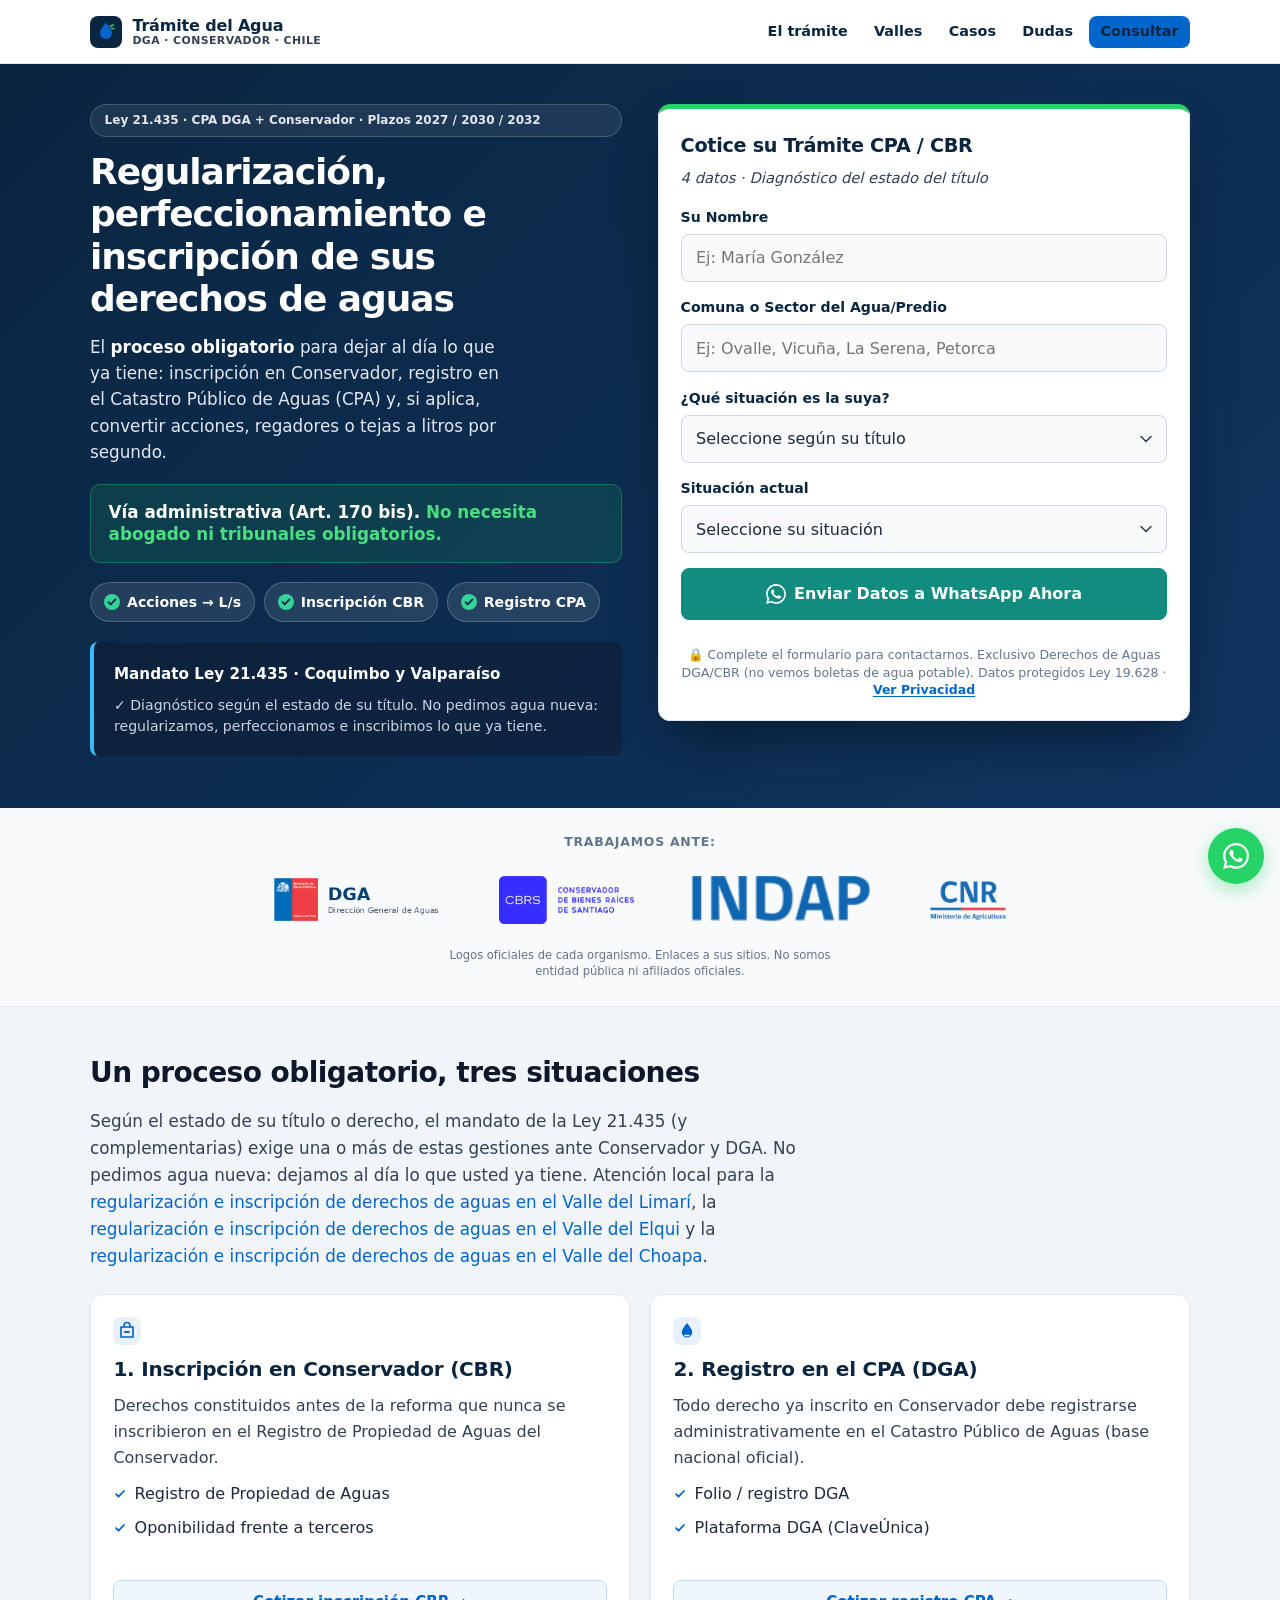
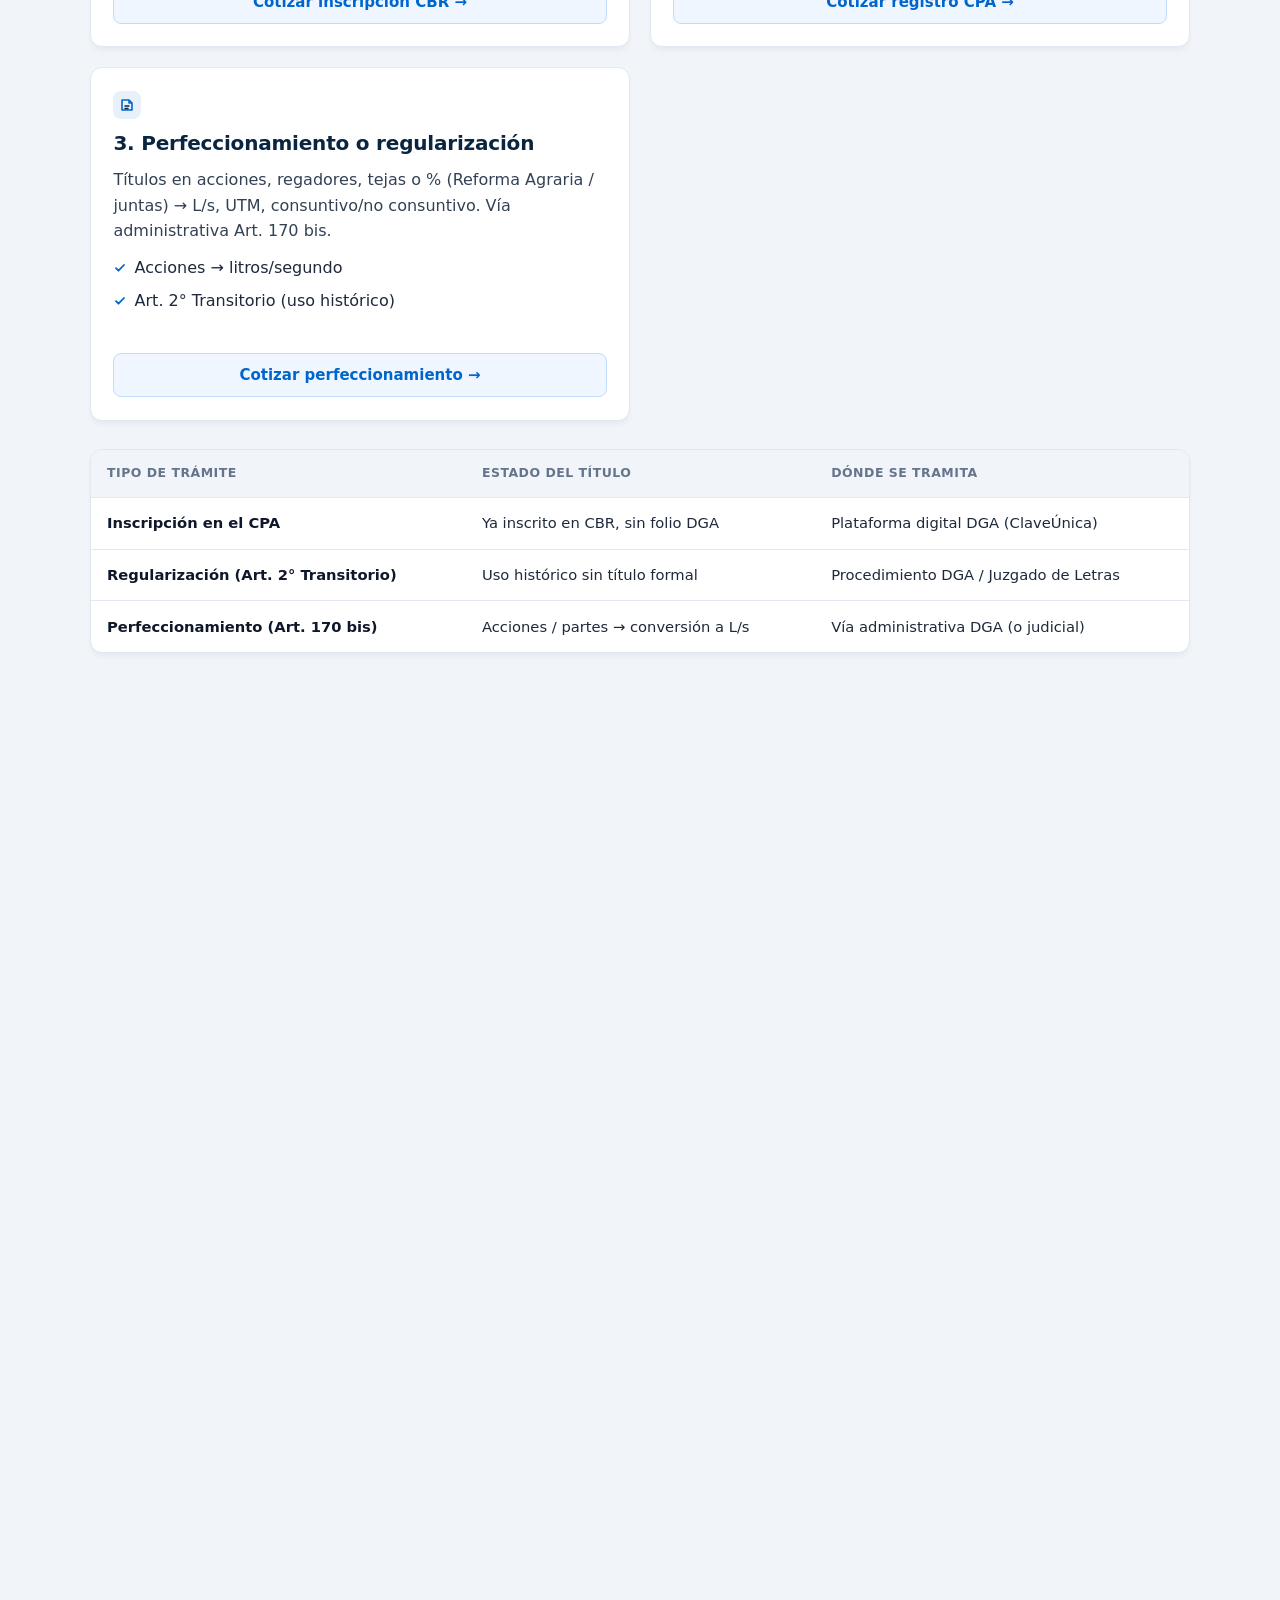
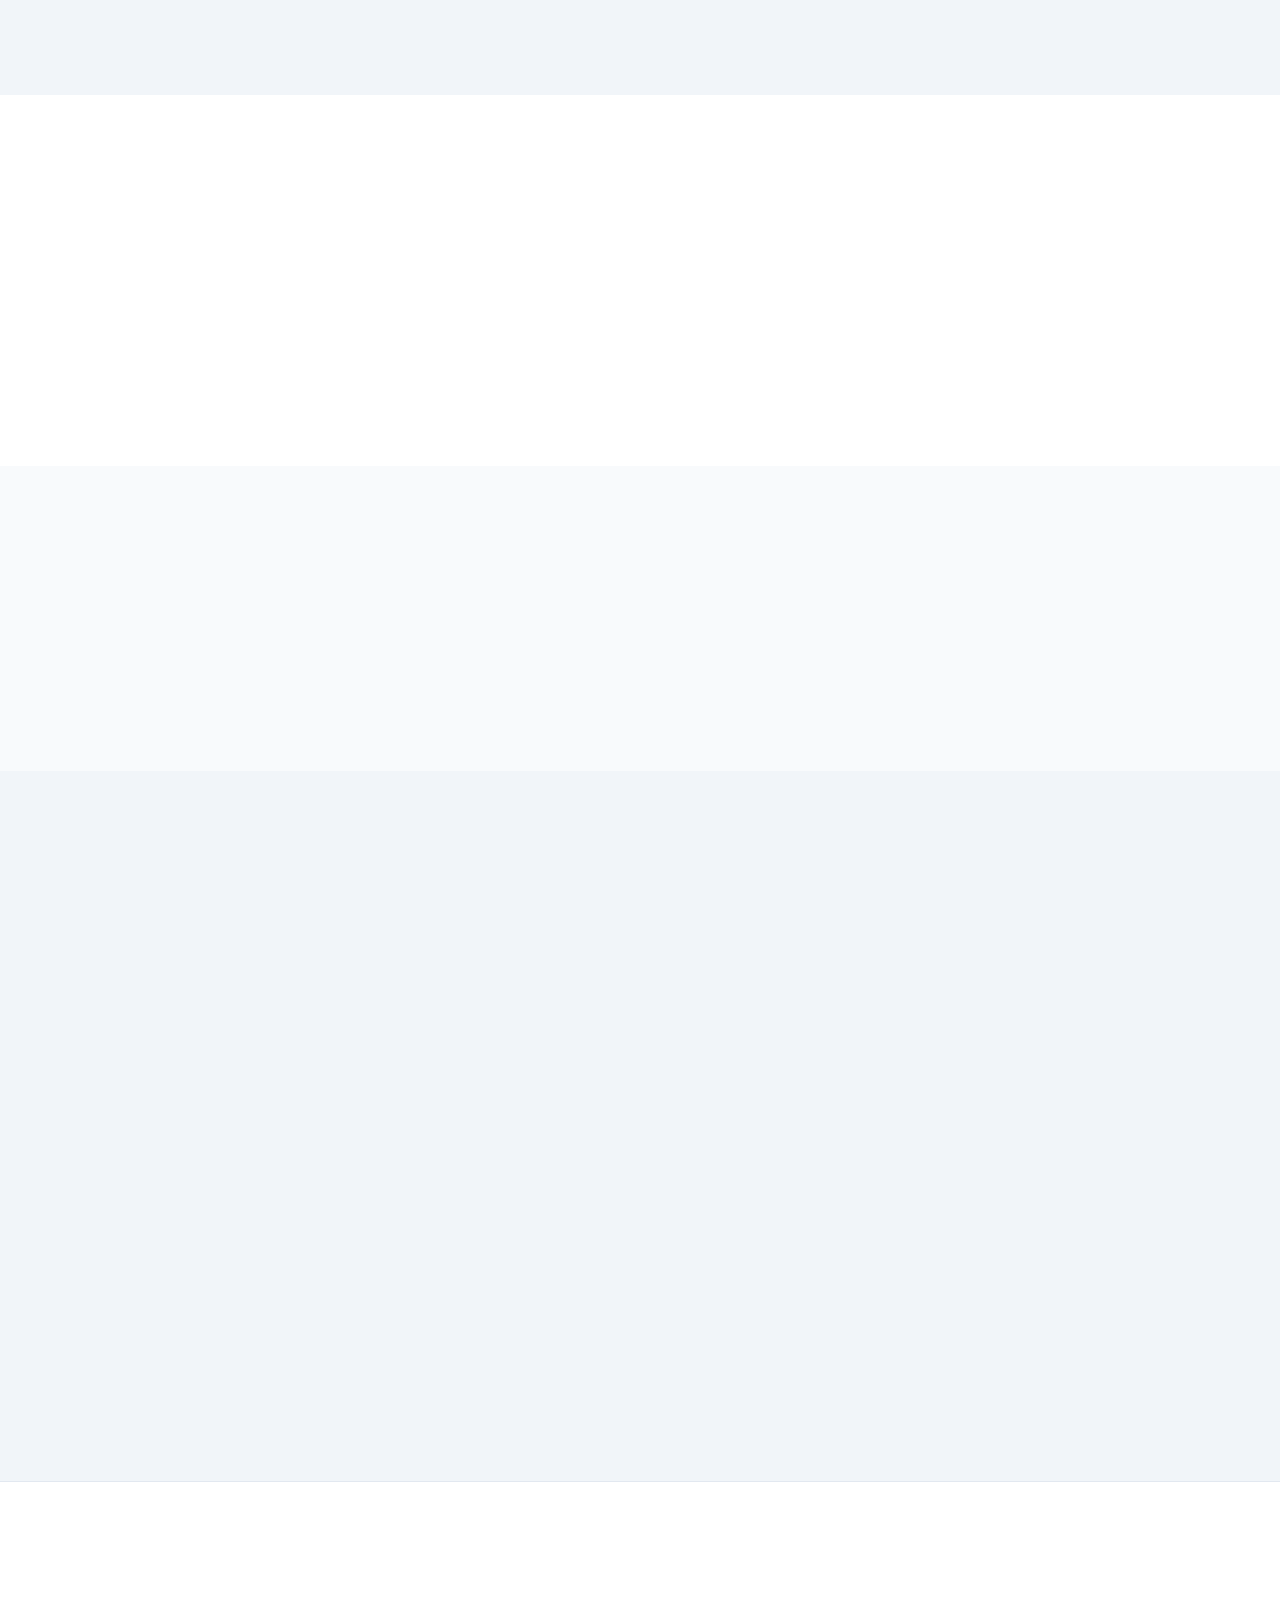
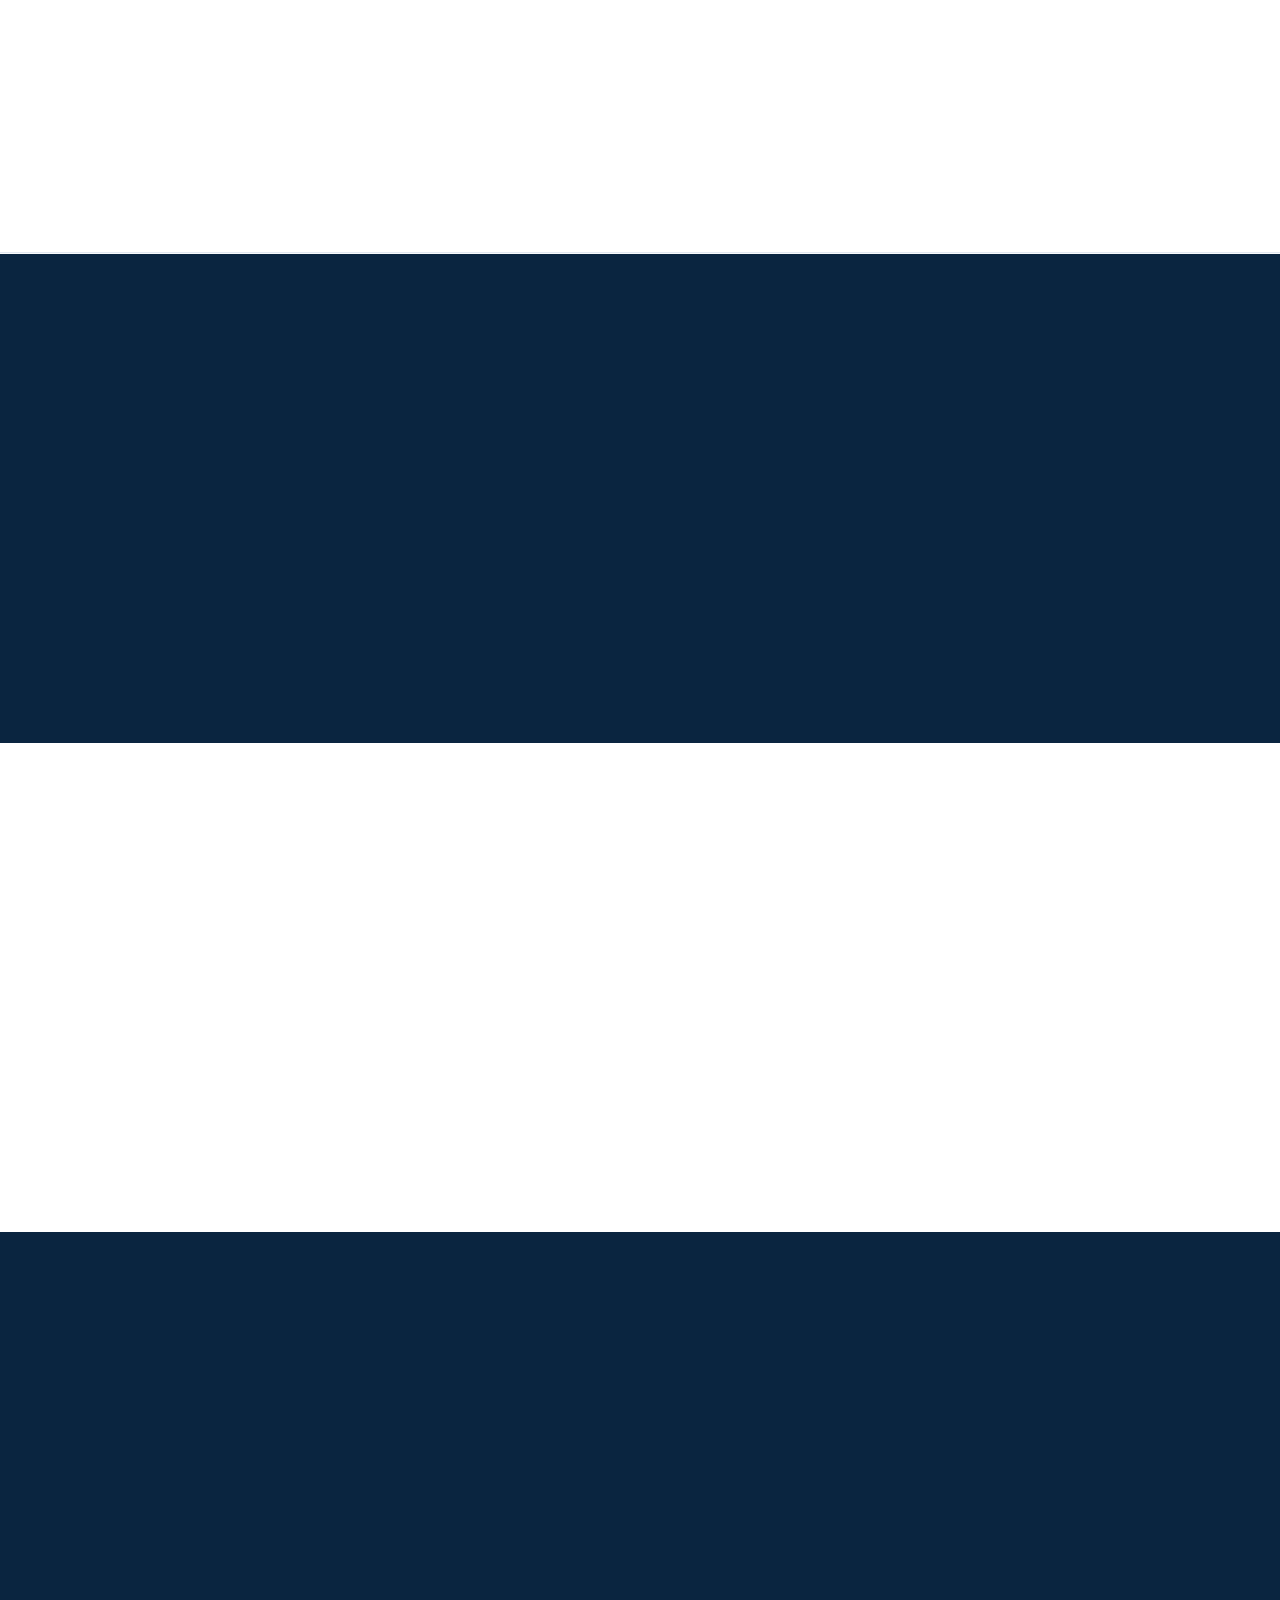
<file: index.html>
<!DOCTYPE html>
<html lang="es-CL">
<head>
  <meta charset="UTF-8">
  <meta name="viewport" content="width=device-width, initial-scale=1">
  <title>Inscripción de Derechos de Agua y Regularización | Trámite DGA y CPA</title>
  <meta name="description" content="Asesoría técnica para inscripción de derechos de agua en el CBR y registro en el CPA de la DGA. Regularización y perfeccionamiento sin juicio ni abogado. Consulte su caso.">
  <meta name="robots" content="index, follow, max-snippet:-1, max-image-preview:large, max-video-preview:-1">
  <meta name="author" content="Trámite del Agua Chile">
  <meta name="geo.region" content="CL">
  <meta name="geo.country" content="CL">
  <meta name="geo.placename" content="Chile">
  <meta name="geo.position" content="-33.4489;-70.6693">
  <meta name="ICBM" content="-33.4489, -70.6693">
  <link rel="canonical" href="https://tramitedelagua.cl/">
  <link rel="manifest" href="site.webmanifest">
  <link rel="icon" href="assets/favicon.ico" sizes="any">
  <link rel="icon" href="assets/favicon.svg" type="image/svg+xml">
  <link rel="icon" href="assets/favicon-32.png" type="image/png" sizes="32x32">
  <link rel="apple-touch-icon" href="assets/apple-touch-icon.png">
  <meta name="theme-color" content="#0A2540">
  <meta property="og:type" content="website">
  <meta property="og:locale" content="es_CL">
  <meta property="og:url" content="https://tramitedelagua.cl/">
  <meta property="og:title" content="Inscripción de Derechos de Agua y Regularización | Trámite DGA y CPA">
  <meta property="og:description" content="Asesoría técnica para inscripción de derechos de agua en el CBR y registro en el CPA de la DGA. Regularización y perfeccionamiento sin juicio ni abogado. Consulte su caso.">
  <meta property="og:site_name" content="Trámite del Agua Chile">
  <meta property="og:image" content="https://tramitedelagua.cl/assets/og-cover.jpg">
  <meta property="og:image:width" content="1280">
  <meta property="og:image:height" content="720">
  <meta property="og:image:alt" content="Trámite del Agua: regularización de derechos de aguas ante CPA DGA y Conservador">
  <meta name="twitter:card" content="summary_large_image">
  <meta name="twitter:title" content="Inscripción de Derechos de Agua y Regularización | Trámite DGA y CPA">
  <meta name="twitter:description" content="Asesoría técnica para inscripción de derechos de agua en el CBR y registro en el CPA de la DGA. Regularización y perfeccionamiento sin juicio ni abogado. Consulte su caso.">
  <meta name="twitter:image" content="https://tramitedelagua.cl/assets/og-cover.jpg">
  <meta name="twitter:image:alt" content="Trámite del Agua: regularización de derechos de aguas ante CPA DGA y Conservador">
  <!-- Google tag (gtag.js) -->
  <script async src="https://www.googletagmanager.com/gtag/js?id=G-WY301LWY4E"></script>
  <script>
    window.dataLayer = window.dataLayer || [];
    function gtag(){dataLayer.push(arguments);}
    gtag('js', new Date());
    gtag('config', 'G-WY301LWY4E');
  </script>
  <link rel="stylesheet" href="styles.css">
  <script type="speculationrules">
  {
    "prerender": [
      {
        "urls": [
          "/tramite-agua-ovalle-limari",
          "/tramite-agua-la-serena-elqui",
          "/tramite-agua-illapel-choapa"
        ],
        "eagerness": "moderate"
      }
    ],
    "prefetch": [
      {
        "urls": [
          "/tramite-agua-ovalle-limari",
          "/tramite-agua-la-serena-elqui",
          "/tramite-agua-illapel-choapa"
        ],
        "eagerness": "eager"
      }
    ]
  }
  </script>
  <script type="application/ld+json">
  {
    "@context": "https://schema.org",
    "@graph": [
      {
        "@type": "ProfessionalService",
        "@id": "https://tramitedelagua.cl/#organization",
        "name": "Trámite del Agua Chile",
        "alternateName": ["Trámite del Agua", "Regularización CPA DGA"],
        "url": "https://tramitedelagua.cl/",
        "logo": "https://tramitedelagua.cl/assets/favicon.svg",
        "image": "https://tramitedelagua.cl/assets/og-cover.jpg",
        "priceRange": "Consultar",
        "openingHoursSpecification": {
          "@type": "OpeningHoursSpecification",
          "dayOfWeek": ["Monday", "Tuesday", "Wednesday", "Thursday", "Friday"],
          "opens": "09:00",
          "closes": "18:00"
        },
        "description": "Gestión del proceso obligatorio de regularización, perfeccionamiento e inscripción de derechos de aprovechamiento de aguas en el Catastro Público de Aguas (CPA) de la DGA y en el Conservador de Bienes Raíces (CBR), conforme a la Ley N° 21.435 y la Ley N° 21.586 (Art. 170 bis, vía administrativa). No requiere abogado obligatorio.",
        "areaServed": [
          { "@type": "Country", "name": "Chile" },
          { "@type": "AdministrativeArea", "name": "Región de Coquimbo" },
          { "@type": "AdministrativeArea", "name": "Región de Valparaíso" }
        ],
        "serviceType": [
          "Inscripción en Conservador de Bienes Raíces (Registro de Propiedad de Aguas)",
          "Registro en Catastro Público de Aguas (CPA - DGA)",
          "Perfeccionamiento de títulos (acciones a L/s, Art. 170 bis)",
          "Regularización Art. 2° Transitorio"
        ],
        "knowsAbout": [
          "Código de Aguas",
          "Ley 21.435",
          "Ley 21.586",
          "Ley 21.727",
          "Artículo 170 bis",
          "Catastro Público de Aguas",
          "Conservador de Bienes Raíces",
          "Perfeccionamiento de acciones, regadores y tejas",
          "Art. 2° Transitorio Código de Aguas"
        ],
        "hasOfferCatalog": {
          "@type": "OfferCatalog",
          "name": "Proceso obligatorio CPA / CBR",
          "itemListElement": [
            {
              "@type": "Offer",
              "itemOffered": {
                "@type": "Service",
                "name": "Inscripción en Conservador (CBR)",
                "description": "Inscripción de derechos constituidos antes de la reforma que nunca fueron inscritos en el Registro de Propiedad de Aguas del Conservador respectivo."
              }
            },
            {
              "@type": "Offer",
              "itemOffered": {
                "@type": "Service",
                "name": "Registro en Catastro Público de Aguas (CPA)",
                "description": "Registro administrativo ante la DGA de todo derecho ya inscrito en el Conservador, para incorporarlo a la base nacional oficial del CPA."
              }
            },
            {
              "@type": "Offer",
              "itemOffered": {
                "@type": "Service",
                "name": "Perfeccionamiento o regularización del derecho",
                "description": "Conversión de títulos en acciones, regadores, tejas o porcentajes a litros por segundo (L/s), con coordenadas UTM y naturaleza del derecho. Vía administrativa ante la DGA (Art. 170 bis, Ley 21.586) o Art. 2° Transitorio según el caso."
              }
            }
          ]
        }
      },
      {
        "@type": "WebPage",
        "@id": "https://tramitedelagua.cl/#webpage",
        "url": "https://tramitedelagua.cl/",
        "name": "Inscripción de Derechos de Agua y Regularización | Trámite DGA y CPA",
        "isPartOf": { "@id": "https://tramitedelagua.cl/#organization" },
        "inLanguage": "es-CL",
        "description": "Asesoría técnica para inscripción de derechos de agua en el CBR y registro en el CPA de la DGA. Regularización y perfeccionamiento sin juicio ni abogado.",
        "primaryImageOfPage": {
          "@type": "ImageObject",
          "url": "https://tramitedelagua.cl/assets/og-cover.jpg",
          "width": 1280,
          "height": 720
        },
        "breadcrumb": { "@id": "https://tramitedelagua.cl/#breadcrumb" },
        "mainEntity": { "@id": "https://tramitedelagua.cl/#faq" }
      },
      {
        "@type": "BreadcrumbList",
        "@id": "https://tramitedelagua.cl/#breadcrumb",
        "itemListElement": [
          { "@type": "ListItem", "position": 1, "name": "Inicio", "item": "https://tramitedelagua.cl/" },
          { "@type": "ListItem", "position": 2, "name": "El trámite CPA / CBR", "item": "https://tramitedelagua.cl/#servicios" }
        ]
      },
      {
        "@type": "HowTo",
        "@id": "https://tramitedelagua.cl/#howto",
        "name": "Cómo completar el proceso obligatorio CPA y CBR",
        "description": "Diagnóstico del estado del título, expediente administrativo ante DGA/CBR y cierre con inscripción o registro según corresponda.",
        "totalTime": "P90D",
        "image": "https://tramitedelagua.cl/assets/og-cover.jpg",
        "step": [
          {
            "@type": "HowToStep",
            "position": 1,
            "name": "Diagnóstico del título",
            "text": "Determinamos si falta inscripción en Conservador, registro en CPA, perfeccionamiento de acciones a L/s o regularización por uso histórico."
          },
          {
            "@type": "HowToStep",
            "position": 2,
            "name": "Expediente administrativo",
            "text": "Armamos el expediente ante DGA y/o Conservador. Desde la Ley 21.586 (Art. 170 bis) el perfeccionamiento puede tramitarse por vía administrativa, sin tribunales civiles obligatorios."
          },
          {
            "@type": "HowToStep",
            "position": 3,
            "name": "CBR + CPA al día",
            "text": "Dejamos el derecho inscrito en el Registro de Propiedad de Aguas del Conservador y registrado en el Catastro Público de Aguas."
          }
        ]
      },
      {
        "@type": "FAQPage",
        "@id": "https://tramitedelagua.cl/#faq",
        "mainEntity": [
          {
            "@type": "Question",
            "name": "¿En qué consiste exactamente este trámite?",
            "acceptedAnswer": {
              "@type": "Answer",
              "text": "Es el proceso obligatorio de regularización, perfeccionamiento e inscripción de derechos de aprovechamiento de aguas en el Catastro Público de Aguas (CPA) de la DGA y en el Conservador de Bienes Raíces (CBR). Surge con la reforma al Código de Aguas (Ley N° 21.435) y normas complementarias (Ley N° 21.586 y posteriores). Tiene impacto masivo en Coquimbo y Valparaíso."
            }
          },
          {
            "@type": "Question",
            "name": "¿Necesito abogado o ir a tribunales?",
            "acceptedAnswer": {
              "@type": "Answer",
              "text": "En la mayoría de los casos, no. Desde la Ley N° 21.586, el perfeccionamiento puede hacerse por vía administrativa ante la DGA (artículo 170 bis), sin tribunales civiles obligatorios ni necesidad de contratar abogado. La regularización Art. 2° Transitorio, según el caso, puede involucrar DGA o Juzgado de Letras."
            }
          },
          {
            "@type": "Question",
            "name": "¿Cuál es el plazo: 2027, 2030 o 2032?",
            "acceptedAnswer": {
              "@type": "Answer",
              "text": "El plazo original vencía en 2023, se corrió a abril 2025 y luego se prorrogó hasta abril 2027 (Ley N° 21.727). Han existido prórrogas escalonadas, con plazos especiales hacia 2030 y 2032 para pequeños agricultores e INDAP, por la sobrecarga de expedientes en DGA y Conservadores. Conviene iniciar ahora: el riesgo de caducidad permanece."
            }
          },
          {
            "@type": "Question",
            "name": "¿Qué es el perfeccionamiento de acciones, regadores o tejas?",
            "acceptedAnswer": {
              "@type": "Answer",
              "text": "Muchos títulos antiguos o derechos de Reforma Agraria (SAG) o juntas de vigilancia están en acciones, regadores, tejas o porcentajes. El perfeccionamiento los traduce a litros por segundo (L/s), define coordenadas UTM del punto de captación y si es consuntivo o no consuntivo, continuo o discontinuo."
            }
          },
          {
            "@type": "Question",
            "name": "¿Qué pasa si no lo hago?",
            "acceptedAnswer": {
              "@type": "Answer",
              "text": "Caducidad o extinción de derechos no inscritos ni regularizados a tiempo; imposibilidad de vender, arrendar, hipotecar o heredar formalmente; y rechazo de fondos CNR e INDAP que exigen derechos formalizados y registrados en el CPA."
            }
          }
        ]
      }
    ]
  }
  </script>
</head>
<body>
  <a class="skip-link" href="#cotizador">Ir al formulario</a>

  <header class="site-header">
    <div class="container header-inner">
      <a class="brand" href="#inicio" aria-label="Trámite del Agua — Inicio">
        <span class="brand-mark" aria-hidden="true">
          <svg xmlns="http://www.w3.org/2000/svg" width="32" height="32" viewBox="0 0 32 32" fill="none">
            <rect width="32" height="32" rx="8" fill="#0A2540"/>
            <path d="M16 6.5c-3.6 4.5-6 7.8-6 10.6a6 6 0 1 0 12 0C22 14.3 19.6 11 16 6.5z" fill="#0066CC"/>
            <path d="M20.2 10.2l3.2-1.2M21.4 12.2l2.8.4" stroke="#25D366" stroke-width="1.4" stroke-linecap="round"/>
          </svg>
        </span>
        <span class="brand-text">
          <span class="brand-name">Trámite del Agua</span>
          <span class="brand-sub">DGA · Conservador · Chile</span>
        </span>
      </a>
      <nav class="site-nav" aria-label="Principal">
        <a href="#servicios">El trámite</a>
        <a href="#cobertura">Valles</a>
        <a href="#casos">Casos</a>
        <a href="#faq">Dudas</a>
        <a class="btn btn-sm btn-primary" href="#cotizador">Consultar</a>
      </nav>
    </div>
  </header>

  <main id="inicio">
    <!-- HERO -->
    <section class="hero" aria-labelledby="hero-title">
      <div class="container hero-grid">
        <div class="hero-copy">
          <p class="badge">Ley 21.435 · CPA DGA + Conservador · Plazos 2027 / 2030 / 2032</p>
          <h1 id="hero-title">Regularización, perfeccionamiento e inscripción de sus derechos de aguas</h1>
          <p class="hero-lead">El <strong>proceso obligatorio</strong> para dejar al día lo que ya tiene: inscripción en Conservador, registro en el Catastro Público de Aguas (CPA) y, si aplica, convertir acciones, regadores o tejas a litros por segundo.</p>
          <div class="price-hook" aria-label="Vía del trámite">
            <p class="price-hook-main">Vía administrativa (Art. 170 bis). <em>No necesita abogado ni tribunales obligatorios.</em></p>
          </div>
          <ul class="chips" aria-label="Beneficios clave">
            <li>
              <svg class="chip-check" xmlns="http://www.w3.org/2000/svg" width="16" height="16" viewBox="0 0 16 16" fill="none" aria-hidden="true"><circle cx="8" cy="8" r="8" fill="#34D399"/><path d="M4.5 8.2l2.2 2.2 4.8-5" stroke="#0A2540" stroke-width="1.8" stroke-linecap="round" stroke-linejoin="round"/></svg>
              Acciones → L/s
            </li>
            <li>
              <svg class="chip-check" xmlns="http://www.w3.org/2000/svg" width="16" height="16" viewBox="0 0 16 16" fill="none" aria-hidden="true"><circle cx="8" cy="8" r="8" fill="#34D399"/><path d="M4.5 8.2l2.2 2.2 4.8-5" stroke="#0A2540" stroke-width="1.8" stroke-linecap="round" stroke-linejoin="round"/></svg>
              Inscripción CBR
            </li>
            <li>
              <svg class="chip-check" xmlns="http://www.w3.org/2000/svg" width="16" height="16" viewBox="0 0 16 16" fill="none" aria-hidden="true"><circle cx="8" cy="8" r="8" fill="#34D399"/><path d="M4.5 8.2l2.2 2.2 4.8-5" stroke="#0A2540" stroke-width="1.8" stroke-linecap="round" stroke-linejoin="round"/></svg>
              Registro CPA
            </li>
          </ul>
          <aside class="hero-trust" aria-label="Marco legal">
            <p class="hero-trust-title">Mandato Ley 21.435 · Coquimbo y Valparaíso</p>
            <p class="hero-guarantee">✓ Diagnóstico según el estado de su título. No pedimos agua nueva: regularizamos, perfeccionamos e inscribimos lo que ya tiene.</p>
          </aside>
        </div>

        <div class="form-panel" id="cotizador">
          <div class="form-card" id="form-card">
            <h2 class="form-title">Cotice su Trámite CPA / CBR</h2>
            <p class="form-sub">4 datos · Diagnóstico del estado del título</p>
            <form id="wa-form" novalidate>
              <label class="field">
                <span>Su Nombre</span>
                <input type="text" id="nombre" name="nombre" autocomplete="name" required maxlength="100" placeholder="Ej: María González">
              </label>
              <label class="field">
                <span>Comuna o Sector del Agua/Predio</span>
                <input type="text" id="ubicacion" name="ubicacion" autocomplete="address-level2" required maxlength="100" placeholder="Ej: Ovalle, Vicuña, La Serena, Petorca">
              </label>
              <label class="field">
                <span>¿Qué situación es la suya?</span>
                <select id="tramite" name="tramite" required>
                  <option value="" disabled selected>Seleccione según su título</option>
                  <option value="Inscripción en Conservador (CBR) — derecho sin inscripción formal">Inscripción en Conservador (CBR)</option>
                  <option value="Registro en Catastro Público de Aguas (CPA / DGA)">Registro en CPA (DGA)</option>
                  <option value="Perfeccionamiento: acciones / regadores / tejas a L/s (Art. 170 bis)">Perfeccionamiento (acciones → L/s)</option>
                  <option value="Regularización Art. 2° Transitorio (uso histórico sin título)">Regularización Art. 2° (uso histórico)</option>
                  <option value="No estoy seguro: diagnosticar estado del título">No estoy seguro, diagnosticar</option>
                </select>
              </label>
              <label class="field">
                <span>Situación actual</span>
                <select id="situacion" name="situacion" required>
                  <option value="" disabled selected>Seleccione su situación</option>
                  <option value="Tengo acciones, regadores o tejas (falta convertir a L/s)">Tengo acciones, regadores o tejas (falta L/s)</option>
                  <option value="Inscrito en Conservador pero sin folio / registro CPA">Inscrito en CBR pero sin registro CPA</option>
                  <option value="Uso histórico o papeles antiguos sin inscripción al día">Uso histórico / papeles sin inscripción al día</option>
                  <option value="Me cotizaron con estudio de abogados">Me cotizaron con estudio de abogados</option>
                </select>
              </label>
              <p class="form-error" id="form-error" role="alert" hidden>Complete los 4 campos para continuar.</p>
              <button type="submit" class="btn btn-wa btn-block">
                <svg xmlns="http://www.w3.org/2000/svg" width="20" height="20" viewBox="0 0 24 24" fill="currentColor" aria-hidden="true"><path d="M17.472 14.382c-.297-.149-1.758-.867-2.03-.967-.273-.099-.471-.148-.67.15-.197.297-.767.966-.94 1.164-.173.199-.347.223-.644.075-.297-.15-1.255-.463-2.39-1.475-.883-.788-1.48-1.761-1.653-2.059-.173-.297-.018-.458.13-.606.134-.133.298-.347.446-.52.149-.174.198-.298.298-.497.099-.198.05-.371-.025-.52-.075-.149-.669-1.612-.916-2.207-.242-.579-.487-.5-.669-.51-.173-.008-.371-.01-.57-.01-.198 0-.52.074-.792.372-.272.297-1.04 1.016-1.04 2.479 0 1.462 1.065 2.875 1.213 3.074.149.198 2.096 3.2 5.077 4.487.709.306 1.262.489 1.694.625.712.227 1.36.195 1.871.118.571-.085 1.758-.719 2.006-1.413.248-.694.248-1.289.173-1.413-.074-.124-.272-.198-.57-.347m-5.421 7.403h-.004a9.87 9.87 0 0 1-5.031-1.378l-.361-.214-3.741.982.998-3.648-.235-.374a9.86 9.86 0 0 1-1.51-5.26c.001-5.45 4.436-9.884 9.888-9.884 2.64 0 5.122 1.03 6.988 2.898a9.825 9.825 0 0 1 2.893 6.994c-.003 5.45-4.435 9.884-9.885 9.884m8.413-18.297A11.815 11.815 0 0 0 12.05 0C5.495 0 .16 5.335.157 11.892c0 2.096.547 4.142 1.588 5.945L.057 24l6.305-1.654a11.882 11.882 0 0 0 5.683 1.448h.005c6.554 0 11.89-5.335 11.893-11.893a11.821 11.821 0 0 0-3.48-8.413z"/></svg>
                Enviar Datos a WhatsApp Ahora
              </button>
              <p class="form-legal">🔒 Complete el formulario para contactarnos. Exclusivo Derechos de Aguas DGA/CBR (no vemos boletas de agua potable). Datos protegidos Ley 19.628 · <a href="#privacidad" id="open-privacy">Ver Privacidad</a></p>
            </form>
          </div>
        </div>
      </div>
    </section>

  <div class="partners" aria-label="Organismos ante los que gestionamos">
    <div class="container">
      <p class="partners-label">Trabajamos ante:</p>
      <div class="partners-marquee">
        <ul class="partners-logos">
          <li>
            <a class="partner-mark" href="https://dga.mop.gob.cl/" target="_blank" rel="noopener noreferrer" title="Sitio oficial DGA">
              <img src="assets/logos/dga.png" alt="DGA — Dirección General de Aguas" width="240" height="72" decoding="async" loading="lazy">
            </a>
          </li>
          <li>
            <a class="partner-mark" href="https://www.conservadores.cl/" target="_blank" rel="noopener noreferrer" title="Conservadores de Bienes Raíces">
              <img src="assets/logos/cbr.png" alt="Conservador de Bienes Raíces" width="140" height="48" decoding="async" loading="lazy">
            </a>
          </li>
          <li>
            <a class="partner-mark" href="https://www.indap.gob.cl/agua-en-regla" target="_blank" rel="noopener noreferrer" title="INDAP Agua en Regla">
              <img src="assets/logos/indap.png" alt="INDAP" width="140" height="48" decoding="async" loading="lazy">
            </a>
          </li>
          <li>
            <a class="partner-mark" href="https://www.cnr.gob.cl/" target="_blank" rel="noopener noreferrer" title="Comisión Nacional de Riego">
              <img src="assets/logos/cnr.png" alt="CNR — Comisión Nacional de Riego" width="140" height="48" decoding="async" loading="lazy">
            </a>
          </li>
        </ul>
        <ul class="partners-logos" aria-hidden="true">
          <li>
            <a class="partner-mark" href="https://dga.mop.gob.cl/" target="_blank" rel="noopener noreferrer" tabindex="-1" title="Sitio oficial DGA">
              <img src="assets/logos/dga.png" alt="Inscripción de derechos de agua en Catastro Público de Aguas CPA" width="240" height="72" decoding="async" loading="lazy">
            </a>
          </li>
          <li>
            <a class="partner-mark" href="https://www.conservadores.cl/" target="_blank" rel="noopener noreferrer" tabindex="-1" title="Conservadores de Bienes Raíces">
              <img src="assets/logos/cbr.png" alt="Trámite DGA y Conservador de Bienes Raíces" width="140" height="48" decoding="async" loading="lazy">
            </a>
          </li>
          <li>
            <a class="partner-mark" href="https://www.indap.gob.cl/agua-en-regla" target="_blank" rel="noopener noreferrer" tabindex="-1" title="INDAP Agua en Regla">
              <img src="assets/logos/indap.png" alt="Regularización de derechos de agua con apoyo INDAP" width="140" height="48" decoding="async" loading="lazy">
            </a>
          </li>
          <li>
            <a class="partner-mark" href="https://www.cnr.gob.cl/" target="_blank" rel="noopener noreferrer" tabindex="-1" title="Comisión Nacional de Riego">
              <img src="assets/logos/cnr.png" alt="Derechos de agua formalizados para fondos CNR" width="140" height="48" decoding="async" loading="lazy">
            </a>
          </li>
        </ul>
      </div>
      <p class="partners-note">Logos oficiales de cada organismo. Enlaces a sus sitios. No somos entidad pública ni afiliados oficiales.</p>
    </div>
  </div>



    <!-- UN PROCESO OBLIGATORIO · 3 SITUACIONES -->
    <section class="section section-services section-focus cv-auto" id="servicios" aria-labelledby="servicios-title">
      <div class="container">
        <h2 id="servicios-title">Un proceso obligatorio, tres situaciones</h2>
        <p class="focus-lead">Según el estado de su título o derecho, el mandato de la Ley 21.435 (y complementarias) exige una o más de estas gestiones ante Conservador y DGA. No pedimos agua nueva: dejamos al día lo que usted ya tiene. Atención local para la <a href="/tramite-agua-ovalle-limari">regularización e inscripción de derechos de aguas en el Valle del Limarí</a>, la <a href="/tramite-agua-la-serena-elqui">regularización e inscripción de derechos de aguas en el Valle del Elqui</a> y la <a href="/tramite-agua-illapel-choapa">regularización e inscripción de derechos de aguas en el Valle del Choapa</a>.</p>
        <div class="bento">
          <article class="bento-card">
            <span class="bento-icon" aria-hidden="true">
              <svg xmlns="http://www.w3.org/2000/svg" width="28" height="28" viewBox="0 0 28 28" fill="none"><rect width="28" height="28" rx="8" fill="#E8F1FA"/><path d="M8 10h12v10H8V10z" stroke="#0066CC" stroke-width="1.6"/><path d="M11 10V8.5a3 3 0 0 1 6 0V10" stroke="#0066CC" stroke-width="1.6" stroke-linecap="round"/><path d="M12 15h4" stroke="#0A2540" stroke-width="1.6" stroke-linecap="round"/></svg>
            </span>
            <h3>1. Inscripción en Conservador (CBR)</h3>
            <p class="bento-lead">Derechos constituidos antes de la reforma que nunca se inscribieron en el Registro de Propiedad de Aguas del Conservador.</p>
            <ul class="mini-list">
              <li><svg xmlns="http://www.w3.org/2000/svg" width="14" height="14" viewBox="0 0 14 14" fill="none" aria-hidden="true"><path d="M3 7.2l2.5 2.5L11 4" stroke="#0066CC" stroke-width="1.8" stroke-linecap="round" stroke-linejoin="round"/></svg> Registro de Propiedad de Aguas</li>
              <li><svg xmlns="http://www.w3.org/2000/svg" width="14" height="14" viewBox="0 0 14 14" fill="none" aria-hidden="true"><path d="M3 7.2l2.5 2.5L11 4" stroke="#0066CC" stroke-width="1.8" stroke-linecap="round" stroke-linejoin="round"/></svg> Oponibilidad frente a terceros</li>
            </ul>
            <button type="button" class="service-pick" data-tramite="Inscripción en Conservador (CBR) — derecho sin inscripción formal">Cotizar inscripción CBR →</button>
          </article>

          <article class="bento-card">
            <span class="bento-icon" aria-hidden="true">
              <svg xmlns="http://www.w3.org/2000/svg" width="28" height="28" viewBox="0 0 28 28" fill="none"><rect width="28" height="28" rx="8" fill="#E8F1FA"/><path d="M14 6c-3.2 4-5.2 6.8-5.2 9.2a5.2 5.2 0 1 0 10.4 0C19.2 12.8 17.2 10 14 6z" fill="#0066CC"/><path d="M12 18.5h4" stroke="#fff" stroke-width="1.4" stroke-linecap="round"/></svg>
            </span>
            <h3>2. Registro en el CPA (DGA)</h3>
            <p class="bento-lead">Todo derecho ya inscrito en Conservador debe registrarse administrativamente en el Catastro Público de Aguas (base nacional oficial).</p>
            <ul class="mini-list">
              <li><svg xmlns="http://www.w3.org/2000/svg" width="14" height="14" viewBox="0 0 14 14" fill="none" aria-hidden="true"><path d="M3 7.2l2.5 2.5L11 4" stroke="#0066CC" stroke-width="1.8" stroke-linecap="round" stroke-linejoin="round"/></svg> Folio / registro DGA</li>
              <li><svg xmlns="http://www.w3.org/2000/svg" width="14" height="14" viewBox="0 0 14 14" fill="none" aria-hidden="true"><path d="M3 7.2l2.5 2.5L11 4" stroke="#0066CC" stroke-width="1.8" stroke-linecap="round" stroke-linejoin="round"/></svg> Plataforma DGA (ClaveÚnica)</li>
            </ul>
            <button type="button" class="service-pick" data-tramite="Registro en Catastro Público de Aguas (CPA / DGA)">Cotizar registro CPA →</button>
          </article>

          <article class="bento-card">
            <span class="bento-icon" aria-hidden="true">
              <svg xmlns="http://www.w3.org/2000/svg" width="28" height="28" viewBox="0 0 28 28" fill="none"><rect width="28" height="28" rx="8" fill="#E8F1FA"/><path d="M9 19V9h7l3 3v7H9z" stroke="#0066CC" stroke-width="1.6" stroke-linejoin="round"/><path d="M16 9v3h3" stroke="#0066CC" stroke-width="1.6" stroke-linejoin="round"/><path d="M12 15h4M12 17.5h3" stroke="#0A2540" stroke-width="1.4" stroke-linecap="round"/></svg>
            </span>
            <h3>3. Perfeccionamiento o regularización</h3>
            <p class="bento-lead">Títulos en acciones, regadores, tejas o % (Reforma Agraria / juntas) → L/s, UTM, consuntivo/no consuntivo. Vía administrativa Art. 170 bis.</p>
            <ul class="mini-list">
              <li><svg xmlns="http://www.w3.org/2000/svg" width="14" height="14" viewBox="0 0 14 14" fill="none" aria-hidden="true"><path d="M3 7.2l2.5 2.5L11 4" stroke="#0066CC" stroke-width="1.8" stroke-linecap="round" stroke-linejoin="round"/></svg> Acciones → litros/segundo</li>
              <li><svg xmlns="http://www.w3.org/2000/svg" width="14" height="14" viewBox="0 0 14 14" fill="none" aria-hidden="true"><path d="M3 7.2l2.5 2.5L11 4" stroke="#0066CC" stroke-width="1.8" stroke-linecap="round" stroke-linejoin="round"/></svg> Art. 2° Transitorio (uso histórico)</li>
            </ul>
            <button type="button" class="service-pick" data-tramite="Perfeccionamiento: acciones / regadores / tejas a L/s (Art. 170 bis)">Cotizar perfeccionamiento →</button>
          </article>
        </div>

        <div class="tramite-table-wrap" role="region" aria-label="Resumen de trámites">
          <table class="tramite-table">
            <thead>
              <tr>
                <th scope="col">Tipo de trámite</th>
                <th scope="col">Estado del título</th>
                <th scope="col">Dónde se tramita</th>
              </tr>
            </thead>
            <tbody>
              <tr>
                <td>Inscripción en el CPA</td>
                <td>Ya inscrito en CBR, sin folio DGA</td>
                <td>Plataforma digital DGA (ClaveÚnica)</td>
              </tr>
              <tr>
                <td>Regularización (Art. 2° Transitorio)</td>
                <td>Uso histórico sin título formal</td>
                <td>Procedimiento DGA / Juzgado de Letras</td>
              </tr>
              <tr>
                <td>Perfeccionamiento (Art. 170 bis)</td>
                <td>Acciones / partes → conversión a L/s</td>
                <td>Vía administrativa DGA (o judicial)</td>
              </tr>
            </tbody>
          </table>
        </div>
      </div>
    </section>

    <!-- INSCRIPCIÓN CBR + CPA (queries: inscripción derechos de agua, cpa) -->
    <section class="section section-inscripcion cv-auto" id="inscripcion-cpa" aria-labelledby="inscripcion-title">
      <div class="container narrow">
        <h2 id="inscripcion-title">¿Cómo realizar la inscripción de derechos de agua y registro en el CPA?</h2>
        <p class="focus-lead">La <strong>inscripción de derechos de agua</strong> y el registro en el <strong>CPA</strong> (Catastro Público de Aguas) son dos etapas distintas. El Conservador de Bienes Raíces (CBR) hace oponible el derecho; la Dirección General de Aguas (DGA) lo incorpora a la base nacional. No se pide agua nueva: se deja al día el título que usted ya tiene, por vía administrativa y sin abogado obligatorio.</p>
        <ol class="inscripcion-steps">
          <li>
            <strong>Requisitos ante el Conservador de Bienes Raíces (CBR)</strong>
            <span>Se presenta el título —resolución DGA, escritura o sentencia— en el Registro de Propiedad de Aguas del Conservador de la comuna del predio. El expediente identifica caudal o acciones, punto de captación, naturaleza del derecho (superficial o subterránea, consuntivo o no) y el predio. Sin esta inscripción de derechos de agua el título no se vende, hereda ni grava con normalidad.</span>
          </li>
          <li>
            <strong>Requisitos ante el Catastro Público de Aguas (CPA) de la DGA</strong>
            <span>Con la inscripción del CBR (fojas, número y año), se ingresa el registro en el CPA por la plataforma de la DGA con ClaveÚnica. El folio del CPA debe coincidir con lo inscrito en el Conservador. Sin ese registro el derecho queda incompleto frente al Estado y a fondos CNR o INDAP.</span>
          </li>
          <li>
            <strong>Si el título aún no está en litros por segundo</strong>
            <span>Acciones, regadores, tejas o porcentajes se perfeccionan a L/s, con coordenadas UTM, antes o junto con la inscripción y el CPA (Art. 170 bis, vía administrativa). El uso histórico sin título formal sigue el Art. 2° Transitorio ante la DGA.</span>
          </li>
        </ol>
        <p class="focus-lead">Si solo falta el CPA, o si nunca hubo inscripción en el Conservador, el diagnóstico indica qué etapa abrir primero. Plazo general de referencia: abril 2027 (Ley 21.727). En la Región de Coquimbo el mismo trámite se atiende por cuenca: <a href="/tramite-agua-ovalle-limari">Regularización de derechos de agua en Ovalle y Limarí</a> y <a href="/tramite-agua-illapel-choapa">Inscripción y CPA en Illapel y Choapa</a>.</p>
      </div>
    </section>

    <!-- PROCESO 3 PASOS -->
    <section class="section section-process cv-auto" id="proceso" aria-labelledby="proceso-title">
      <div class="container">
        <h2 id="proceso-title">Cómo dejamos su derecho al día</h2>
        <ol class="steps">
          <li class="step">
            <span class="step-num" aria-hidden="true">01</span>
            <h3>Diagnóstico del título</h3>
            <p>¿Falta CBR, CPA, perfeccionar acciones a L/s o regularizar uso histórico?</p>
          </li>
          <li class="step">
            <span class="step-num" aria-hidden="true">02</span>
            <h3>Expediente administrativo</h3>
            <p>Art. 170 bis: perfeccionamiento ante DGA sin tribunales civiles obligatorios.</p>
          </li>
          <li class="step">
            <span class="step-num" aria-hidden="true">03</span>
            <h3>CBR + CPA al día</h3>
            <p>Inscripción en Conservador y registro en el Catastro Público de Aguas.</p>
          </li>
        </ol>
      </div>
    </section>

    <!-- POR QUÉ ES CRÍTICO -->
    <section class="section section-critical cv-auto" id="critico" aria-labelledby="critico-title">
      <div class="container">
        <h2 id="critico-title">¿Por qué es crítico hacerlo?</h2>
        <ul class="critical-grid">
          <li>
            <strong>Caducidad o extinción</strong>
            <span>Derechos no inscritos ni regularizados dentro de los plazos legales quedan afectos a caducidad.</span>
          </li>
          <li>
            <strong>No vender, heredar ni gravar</strong>
            <span>Sin CBR y CPA al día no se puede transferir, arrendar, hipotecar ni heredar formalmente.</span>
          </li>
          <li>
            <strong>Fondos CNR e INDAP</strong>
            <span>Exigen derechos formalizados y registrados en el CPA para subsidios de riego, tranques o pozos.</span>
          </li>
        </ul>
      </div>
    </section>

    <!-- CASOS / PRUEBA SOCIAL -->
    <section class="section section-cases cv-auto" id="casos" aria-labelledby="casos-title">
      <div class="container">
        <h2 id="casos-title">Regularizaciones inscritas recientemente</h2>
        <div class="cases-grid">
          <article class="case-card">
            <p class="case-badge">✓ Inscrito en CBR y CPA</p>
            <h3>Valle del Limarí (Ovalle / Monte Patria)</h3>
            <p class="case-type">Regularización de pozo</p>
            <p>Pozo agrícola 3,8 l/s sin papeles al día. Aprobado en DGA e inscrito en CBR.</p>
            <a class="case-link" href="/tramite-agua-ovalle-limari">Regularización e inscripción de derechos de aguas en Limarí →</a>
          </article>
          <article class="case-card">
            <p class="case-badge">✓ Inscrito en CBR y CPA</p>
            <h3>Valle del Elqui (La Serena / Vicuña)</h3>
            <p class="case-type">Regularización de acciones de canal</p>
            <p>4,5 acciones a nombre de abuelos. Inscritas a quienes las usan hoy.</p>
            <a class="case-link" href="/tramite-agua-la-serena-elqui">Regularización e inscripción de derechos de aguas en Elqui →</a>
          </article>
          <article class="case-card">
            <p class="case-badge">✓ Inscrito en CBR y CPA</p>
            <h3>Valle del Choapa (Illapel / Salamanca)</h3>
            <p class="case-type">Inscripción de derecho antiguo</p>
            <p>Papeles incompletos regularizados e inscritos para dejar el agua al día.</p>
            <a class="case-link" href="/tramite-agua-illapel-choapa">Regularización e inscripción de derechos de aguas en Choapa →</a>
          </article>
          <article class="case-card">
            <p class="case-badge">✓ Inscrito en CBR y CPA</p>
            <h3>Zona Central (Predio Agrícola)</h3>
            <p class="case-type">Inscripción CPA de lo que ya tenía</p>
            <p>Escritura antigua al CPA: evitó riesgo de caducidad y destrabó la venta.</p>
            <a class="case-link" href="#cotizador">Consultar su caso →</a>
          </article>
        </div>
      </div>
    </section>

    <!-- COBERTURA / INTERLINKING -->
    <section class="section section-coverage cv-auto" id="cobertura" aria-labelledby="cobertura-title">
      <div class="container">
        <h2 id="cobertura-title">Zonas de alta escasez: Coquimbo (y Valparaíso)</h2>
        <p class="coverage-lead">El mandato tiene impacto masivo en la IV y V Región. Atención local ante Conservador y DGA de cada valle:</p>
        <ul class="coverage-grid">
          <li>
            <a class="coverage-card" href="/tramite-agua-ovalle-limari">
              <strong>Regularización e inscripción de derechos de aguas en Limarí / Ovalle</strong>
              <span>Ovalle · Monte Patria · Punitaqui · Río Hurtado · Combarbalá</span>
            </a>
          </li>
          <li>
            <a class="coverage-card" href="/tramite-agua-la-serena-elqui">
              <strong>Regularización e inscripción de derechos de aguas en Elqui / La Serena</strong>
              <span>La Serena · Coquimbo · Vicuña · Paihuano · Andacollo</span>
            </a>
          </li>
          <li>
            <a class="coverage-card" href="/tramite-agua-illapel-choapa">
              <strong>Regularización e inscripción de derechos de aguas en Choapa / Illapel</strong>
              <span>Illapel · Salamanca · Los Vilos · Canela</span>
            </a>
          </li>
        </ul>
      </div>
    </section>

    <!-- QUIÉNES GESTIONAN / E-E-A-T -->
    <section class="section section-trust cv-auto" id="equipo" aria-labelledby="equipo-title">
      <div class="container">
        <h2 id="equipo-title">¿Por qué no necesita un abogado?</h2>
        <p class="trust-intro">Desde la <strong>Ley N° 21.586</strong>, el perfeccionamiento puede hacerse por <strong>vía administrativa</strong> ante la DGA (<strong>Art. 170 bis</strong>), sin tribunales civiles obligatorios ni necesidad de contratar abogado.</p>
        <ul class="trust-pillars">
          <li>
            <span class="trust-icon" aria-hidden="true">
              <svg xmlns="http://www.w3.org/2000/svg" width="28" height="28" viewBox="0 0 28 28" fill="none"><path d="M14 4l2.2 5.4L22 10l-4.2 3.6L19 20l-5-3.2L9 20l1.2-6.4L6 10l5.8-.6L14 4z" stroke="#38BDF8" stroke-width="1.8" stroke-linejoin="round"/><circle cx="14" cy="14" r="11" stroke="#38BDF8" stroke-width="1.5" opacity="0.35"/></svg>
            </span>
            <strong>Art. 170 bis · Vía administrativa</strong>
            <span>Perfeccionamiento de acciones a L/s ante la DGA, sin necesidad obligatoria de ir a tribunales.</span>
          </li>
          <li>
            <span class="trust-icon" aria-hidden="true">
              <svg xmlns="http://www.w3.org/2000/svg" width="28" height="28" viewBox="0 0 28 28" fill="none"><path d="M6 22V8h6v14M12 12h6l4 4v6H12" stroke="#38BDF8" stroke-width="1.8" stroke-linejoin="round"/><path d="M15 16h4M15 19h3" stroke="#38BDF8" stroke-width="1.5" stroke-linecap="round"/></svg>
            </span>
            <strong>Gestión directa DGA / CBR</strong>
            <span>Expediente, antecedentes y cierre: Conservador + Catastro Público de Aguas.</span>
          </li>
          <li>
            <span class="trust-icon" aria-hidden="true">
              <svg xmlns="http://www.w3.org/2000/svg" width="28" height="28" viewBox="0 0 28 28" fill="none"><path d="M8 14.5l4 4 8-9" stroke="#38BDF8" stroke-width="2.2" stroke-linecap="round" stroke-linejoin="round"/><rect x="4" y="4" width="20" height="20" rx="4" stroke="#38BDF8" stroke-width="1.5" opacity="0.4"/></svg>
            </span>
            <strong>Diagnóstico del título</strong>
            <span>Antes de gastar: qué le falta (CBR, CPA, perfeccionamiento o Art. 2° Transitorio).</span>
          </li>
        </ul>
      </div>
    </section>

    <!-- FAQ SEO (cerrado) -->
    <section class="section section-faq cv-auto" id="faq" aria-labelledby="faq-title">
      <div class="container narrow">
        <h2 id="faq-title">Dudas sobre el proceso obligatorio CPA / CBR</h2>
        <div class="faq">
          <details>
            <summary>¿En qué consiste exactamente este trámite?</summary>
            <div class="faq-body">
              <p>Es el <strong>proceso obligatorio</strong> de regularización, perfeccionamiento e inscripción de derechos de aprovechamiento de aguas en el <a href="https://dga.mop.gob.cl/servicios-de-informacion/catastro-publico-de-aguas/" target="_blank" rel="noopener noreferrer"><strong>Catastro Público de Aguas (CPA)</strong></a> de la <a href="https://dga.mop.gob.cl/" target="_blank" rel="noopener noreferrer">DGA</a> y en el <a href="https://www.conservadores.cl/" target="_blank" rel="noopener noreferrer"><strong>Conservador de Bienes Raíces (CBR)</strong></a>. Surge con la reforma al <a href="https://www.bcn.cl/leychile/navegar?idNorma=1162908" target="_blank" rel="noopener noreferrer"><strong>Código de Aguas (Ley N° 21.435)</strong></a> y normas complementarias (<strong>Ley N° 21.586</strong> y posteriores). Tiene impacto masivo en Coquimbo y Valparaíso.</p>
            </div>
          </details>
          <details>
            <summary>¿Necesito abogado o ir a tribunales?</summary>
            <div class="faq-body">
              <p><strong>En la mayoría de los casos, no.</strong> Desde la <strong>Ley N° 21.586</strong>, el perfeccionamiento puede hacerse por <strong>vía administrativa</strong> ante la DGA (<strong>artículo 170 bis</strong>), sin tribunales civiles obligatorios ni necesidad de contratar abogado. (La regularización Art. 2° Transitorio, según el caso, puede involucrar DGA o Juzgado de Letras.)</p>
            </div>
          </details>
          <details>
            <summary>¿Cuál es el plazo: 2027, 2030 o 2032?</summary>
            <div class="faq-body">
              <p>El plazo original vencía en <strong>2023</strong>, se corrió a <strong>abril 2025</strong> y luego se prorrogó hasta <strong>abril 2027</strong> (<strong>Ley N° 21.727</strong>). Han existido prórrogas escalonadas, con plazos especiales hacia <strong>2030 y 2032</strong> para pequeños agricultores e <a href="https://www.indap.gob.cl/agua-en-regla" target="_blank" rel="noopener noreferrer">INDAP</a>, por la sobrecarga de expedientes en DGA y Conservadores. Conviene iniciar ahora: el riesgo de caducidad permanece. Orientación ciudadana: <a href="https://www.siguelacorrientedelagua.cl/" target="_blank" rel="noopener noreferrer">Sigue la corriente del agua</a>.</p>
            </div>
          </details>
          <details>
            <summary>¿Qué es el perfeccionamiento de acciones, regadores o tejas?</summary>
            <div class="faq-body">
              <p>Muchos títulos antiguos o derechos de <strong>Reforma Agraria (SAG)</strong> o juntas de vigilancia están en <strong>acciones, regadores, tejas o porcentajes</strong>. El perfeccionamiento los traduce a <strong>litros por segundo (L/s)</strong>, define <strong>coordenadas UTM</strong> del punto de captación y si es <strong>consuntivo o no consuntivo</strong>, continuo o discontinuo.</p>
            </div>
          </details>
          <details>
            <summary>¿Qué pasa si no lo hago?</summary>
            <div class="faq-body">
              <p><strong>Caducidad o extinción</strong> de derechos no inscritos ni regularizados a tiempo; <strong>imposibilidad</strong> de vender, arrendar, hipotecar o heredar formalmente; y rechazo de fondos <a href="https://www.cnr.gob.cl/" target="_blank" rel="noopener noreferrer"><strong>CNR</strong></a> e <strong>INDAP</strong> que exigen derechos formalizados y registrados en el CPA.</p>
            </div>
          </details>
        </div>
      </div>
    </section>
  </main>

  <footer class="site-footer cv-auto">
    <div class="container footer-row">
      <p class="footer-brand">Trámite del Agua Chile</p>
      <p>Regularización · Perfeccionamiento · Inscripción CPA/CBR · Ley 21.435</p>
      <p class="footer-meta">Lun–Vie 09:00–18:00 · Contacto solo por formulario</p>
    </div>
    <div class="container footer-basins">
      <p class="footer-basins-label">Atención por Valles y Comunas:</p>
      <ul class="basin-links">
        <li><a href="/" aria-current="page">Chile (Nacional)</a></li>
        <li><a href="/tramite-agua-ovalle-limari">Regularización e inscripción Limarí / Ovalle</a></li>
        <li><a href="/tramite-agua-la-serena-elqui">Regularización e inscripción Elqui / La Serena</a></li>
        <li><a href="/tramite-agua-illapel-choapa">Regularización e inscripción Choapa / Illapel</a></li>
      </ul>
    </div>
    <div class="container footer-basins footer-official">
      <p class="footer-basins-label">Enlaces Oficiales:</p>
      <ul class="official-links">
        <li><a href="https://dga.mop.gob.cl/" target="_blank" rel="noopener noreferrer">DGA (MOP)</a></li>
        <li><a href="https://dga.mop.gob.cl/servicios-de-informacion/catastro-publico-de-aguas/" target="_blank" rel="noopener noreferrer">Catastro Público de Aguas</a></li>
        <li><a href="https://www.conservadores.cl/" target="_blank" rel="noopener noreferrer">Conservadores.cl</a></li>
        <li><a href="https://www.indap.gob.cl/agua-en-regla" target="_blank" rel="noopener noreferrer">INDAP Agua en Regla</a></li>
        <li><a href="https://www.cnr.gob.cl/" target="_blank" rel="noopener noreferrer">CNR</a></li>
        <li><a href="https://www.bcn.cl/leychile/navegar?idNorma=1162908" target="_blank" rel="noopener noreferrer">Ley 21.435 (BCN)</a></li>
        <li><a href="https://www.bcn.cl/leychile/navegar?idNorma=1194150" target="_blank" rel="noopener noreferrer">Ley 21.586 · Art. 170 bis (BCN)</a></li>
        <li><a href="https://www.bcn.cl/leychile/navegar?idNorma=1211166" target="_blank" rel="noopener noreferrer">Ley 21.727 · Plazo 2027 (BCN)</a></li>
        <li><a href="https://www.siguelacorrientedelagua.cl/" target="_blank" rel="noopener noreferrer">Sigue la corriente del agua</a></li>
        <li><a href="https://snia.mop.gob.cl/" target="_blank" rel="noopener noreferrer">Portal SNIA / DGA</a></li>
      </ul>
    </div>
    <div class="container footer-copy">
      <p>&copy; <span id="year"></span> Trámite del Agua. Información orientativa según normativa vigente. Enlaces externos a sitios del Estado de Chile.</p>
    </div>
  </footer>

  <dialog class="privacy-dialog" id="privacy-dialog" aria-labelledby="privacy-title">
    <div class="privacy-dialog-inner">
      <h2 id="privacy-title">Política de Privacidad (Ley 19.628)</h2>
      <p>Trámite del Agua Chile trata datos personales conforme a la Ley N° 19.628 sobre Protección de la Vida Privada.</p>
      <p><strong>Datos que solicitamos:</strong> nombre, comuna/sector del predio, tipo de trámite y situación documental.</p>
      <p><strong>Finalidad:</strong> evaluar factibilidad de su caso ante DGA y Conservador de Bienes Raíces, y contactarlo por WhatsApp tras el envío del formulario.</p>
      <p><strong>No usamos sus datos para:</strong> marketing de terceros, venta de bases ni fines ajenos al trámite de aguas.</p>
      <ul>
        <li>Confidencialidad de expedientes hídricos y antecedentes de dominio.</li>
        <li>Acceso limitado al equipo que gestiona su caso.</li>
        <li>Puede solicitar acceso, rectificación o eliminación de sus datos.</li>
      </ul>
      <p>Al enviar el formulario usted autoriza el contacto para la revisión técnica-jurídica de su derecho de aprovechamiento de aguas.</p>
      <button type="button" class="btn btn-primary" id="close-privacy">Cerrar</button>
    </div>
  </dialog>

  <a href="#cotizador" class="float-wa" id="float-wa" aria-label="Ir al formulario WhatsApp">
    <svg xmlns="http://www.w3.org/2000/svg" width="26" height="26" viewBox="0 0 24 24" fill="currentColor" aria-hidden="true"><path d="M17.472 14.382c-.297-.149-1.758-.867-2.03-.967-.273-.099-.471-.148-.67.15-.197.297-.767.966-.94 1.164-.173.199-.347.223-.644.075-.297-.15-1.255-.463-2.39-1.475-.883-.788-1.48-1.761-1.653-2.059-.173-.297-.018-.458.13-.606.134-.133.298-.347.446-.52.149-.174.198-.298.298-.497.099-.198.05-.371-.025-.52-.075-.149-.669-1.612-.916-2.207-.242-.579-.487-.5-.669-.51-.173-.008-.371-.01-.57-.01-.198 0-.52.074-.792.372-.272.297-1.04 1.016-1.04 2.479 0 1.462 1.065 2.875 1.213 3.074.149.198 2.096 3.2 5.077 4.487.709.306 1.262.489 1.694.625.712.227 1.36.195 1.871.118.571-.085 1.758-.719 2.006-1.413.248-.694.248-1.289.173-1.413-.074-.124-.272-.198-.57-.347m-5.421 7.403h-.004a9.87 9.87 0 0 1-5.031-1.378l-.361-.214-3.741.982.998-3.648-.235-.374a9.86 9.86 0 0 1-1.51-5.26c.001-5.45 4.436-9.884 9.888-9.884 2.64 0 5.122 1.03 6.988 2.898a9.825 9.825 0 0 1 2.893 6.994c-.003 5.45-4.435 9.884-9.885 9.884m8.413-18.297A11.815 11.815 0 0 0 12.05 0C5.495 0 .16 5.335.157 11.892c0 2.096.547 4.142 1.588 5.945L.057 24l6.305-1.654a11.882 11.882 0 0 0 5.683 1.448h.005c6.554 0 11.89-5.335 11.893-11.893a11.821 11.821 0 0 0-3.48-8.413z"/></svg>
  </a>

  <script src="script.js" defer></script>
</body>
</html>
</file>
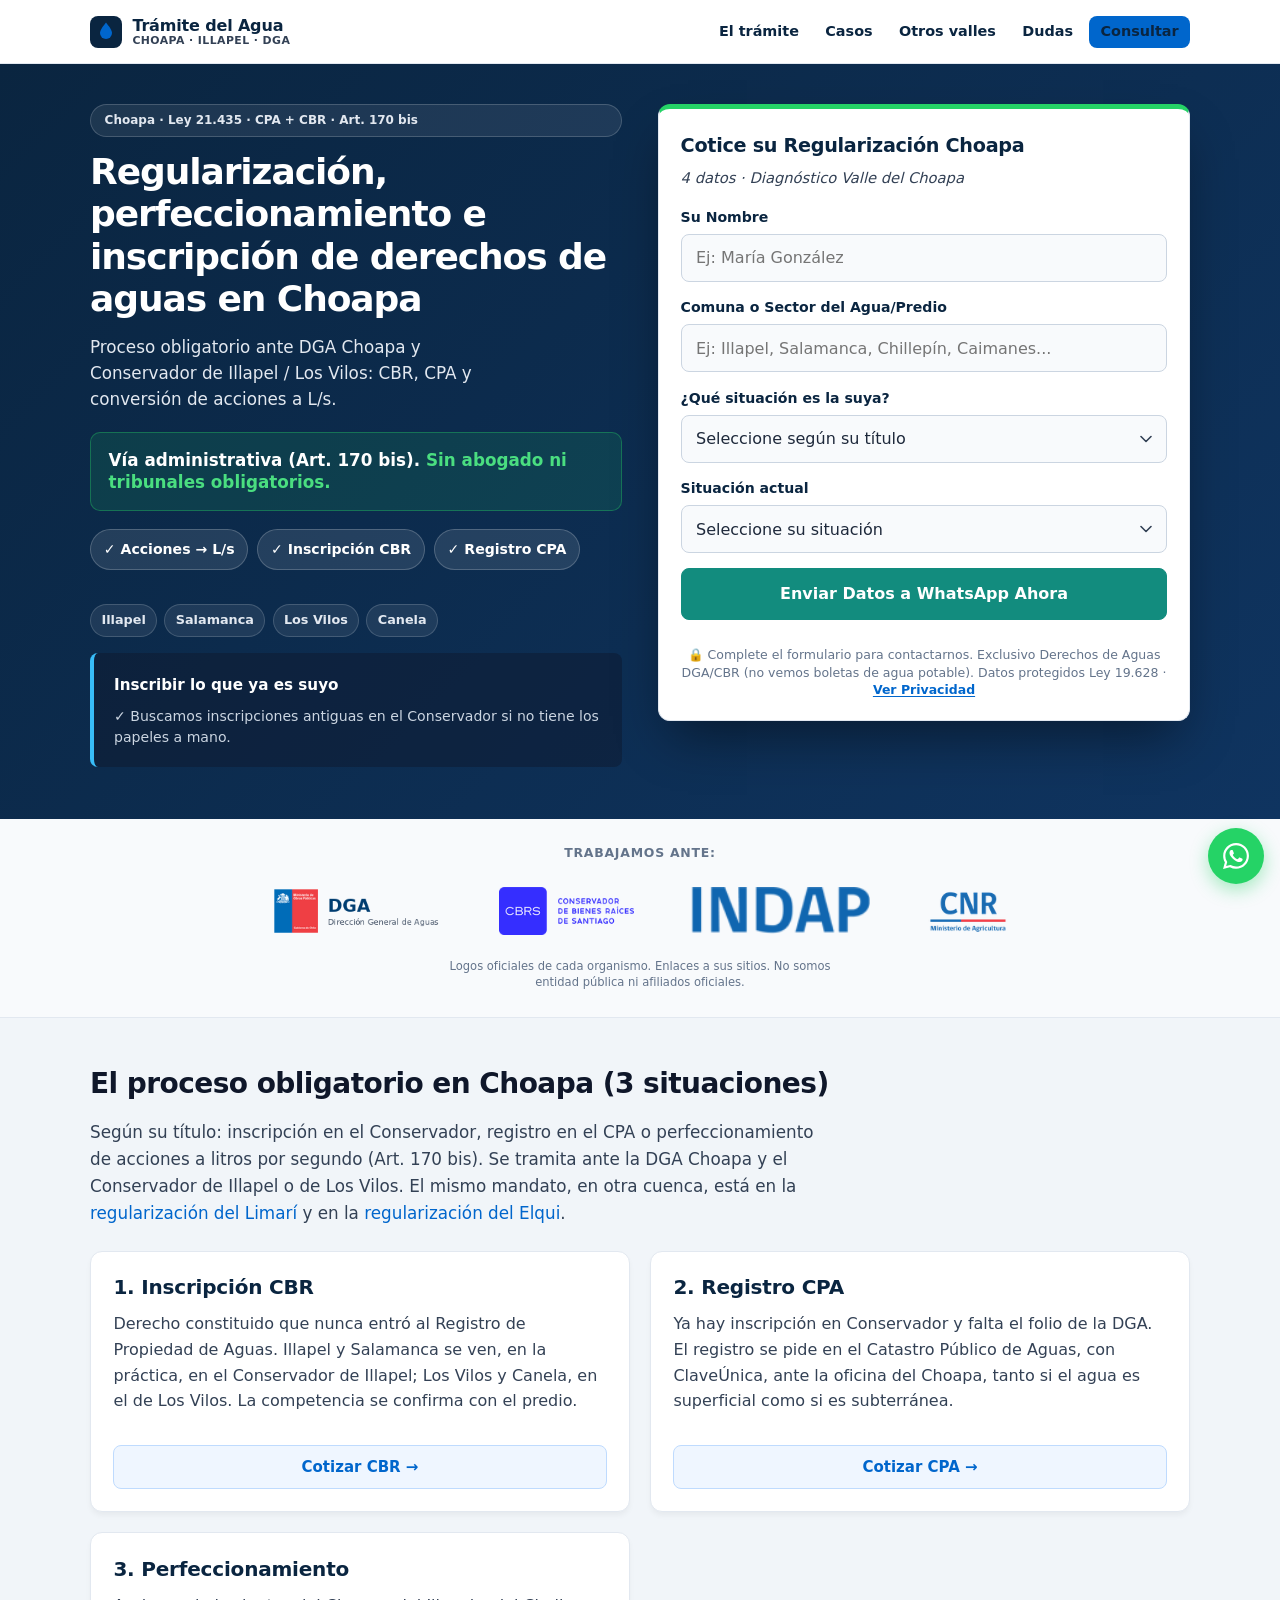
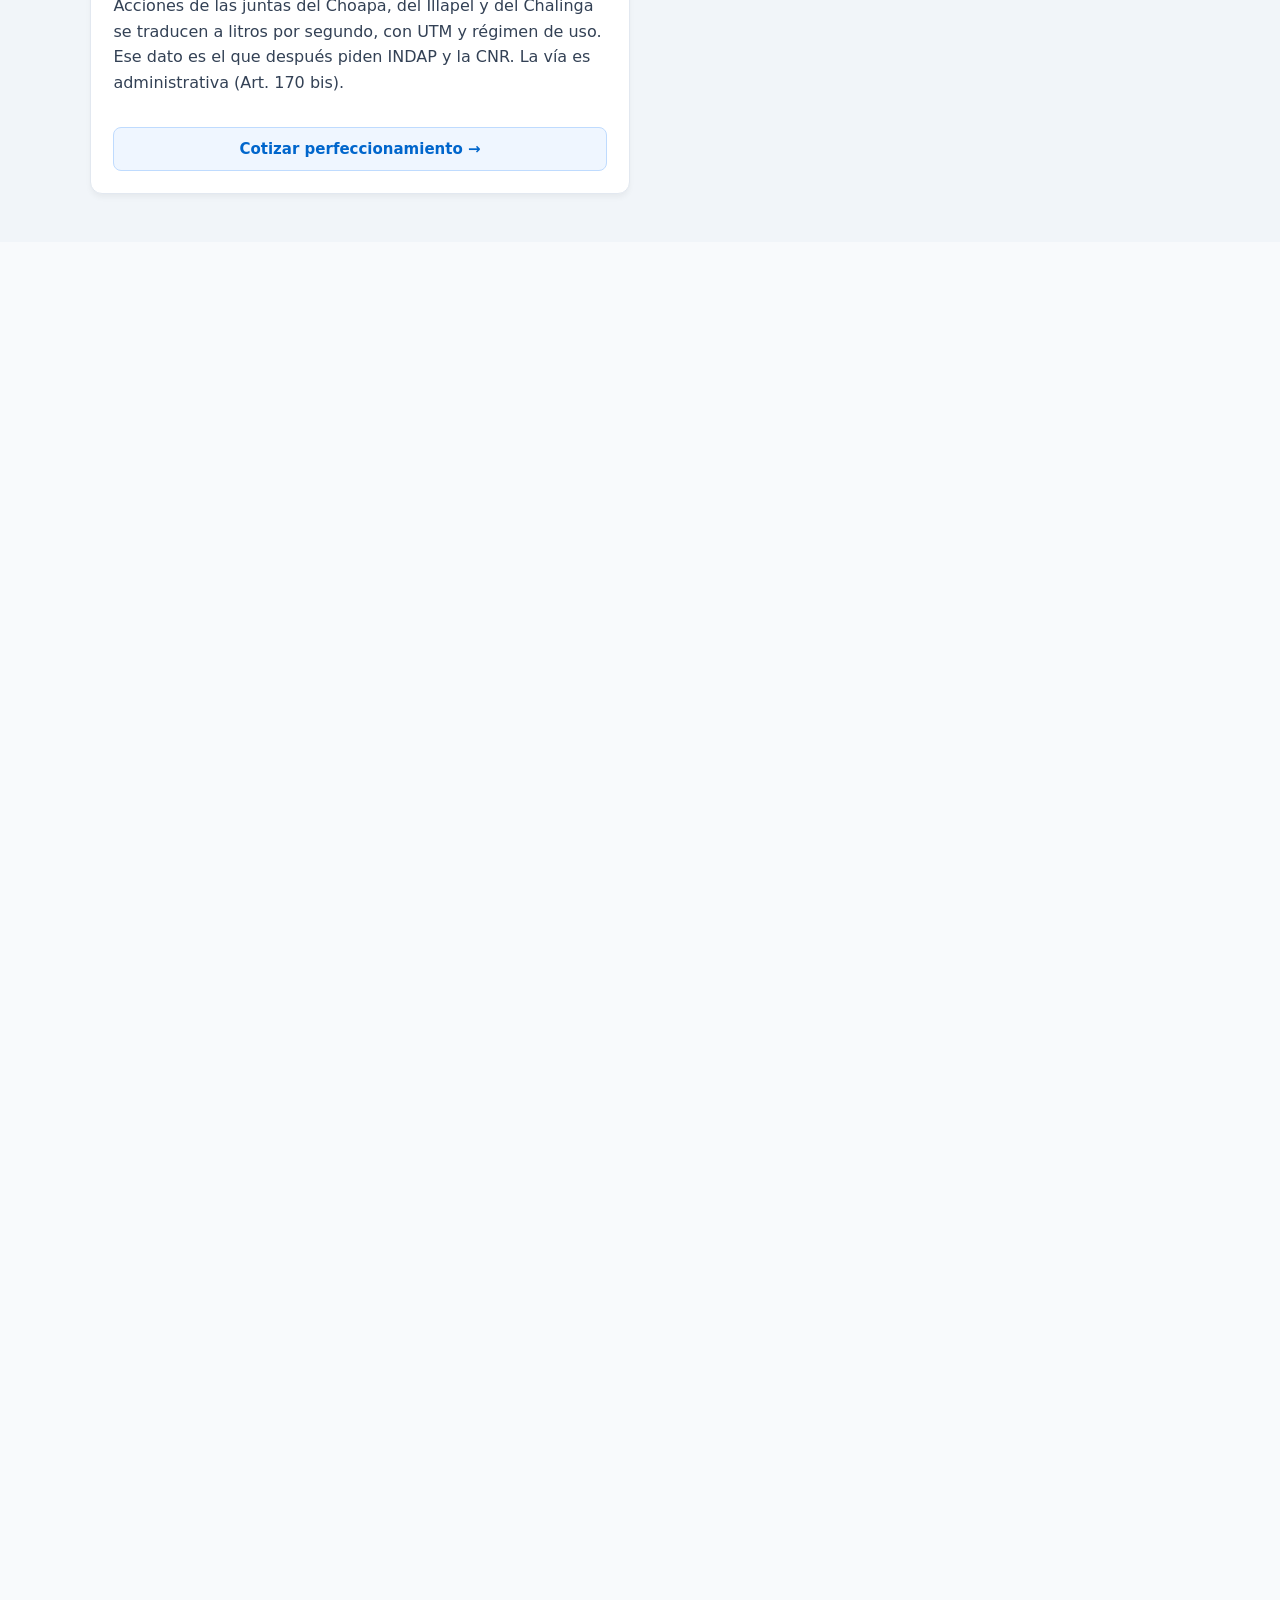
<file: tramite-agua-illapel-choapa.html>
<!DOCTYPE html>
<html lang="es-CL">
<head>
  <meta charset="UTF-8">
  <meta name="viewport" content="width=device-width, initial-scale=1">
  <title>Regularización de Derechos de Aguas en Illapel y Choapa | DGA y CBR</title>
  <meta name="description" content="Regularice acciones y derechos de agua en Illapel, Salamanca y el Choapa ante la DGA y el Conservador. Plazo abril 2027. Sin abogado. Consulte.">
  <meta name="robots" content="index, follow, max-snippet:-1, max-image-preview:large, max-video-preview:-1">
  <meta name="geo.region" content="CL-CO">
  <meta name="geo.country" content="CL">
  <meta name="geo.placename" content="Illapel, Valle del Choapa">
  <meta name="geo.position" content="-31.6308;-71.1653">
  <meta name="ICBM" content="-31.6308, -71.1653">
  <link rel="canonical" href="https://tramitedelagua.cl/tramite-agua-illapel-choapa">
  <link rel="manifest" href="site.webmanifest">
  <link rel="icon" href="assets/favicon.ico" sizes="any">
  <link rel="icon" href="assets/favicon.svg" type="image/svg+xml">
  <link rel="icon" href="assets/favicon-32.png" type="image/png" sizes="32x32">
  <link rel="apple-touch-icon" href="assets/apple-touch-icon.png">
  <meta name="theme-color" content="#0A2540">
  <meta property="og:type" content="website">
  <meta property="og:locale" content="es_CL">
  <meta property="og:url" content="https://tramitedelagua.cl/tramite-agua-illapel-choapa">
  <meta property="og:title" content="Regularización de Derechos de Aguas en Illapel y Choapa | DGA y CBR">
  <meta property="og:description" content="CPA y Conservador en el Choapa. Art. 170 bis: perfeccionamiento administrativo, sin abogado ni tribunales obligatorios.">
  <meta property="og:site_name" content="Trámite del Agua Chile">
  <meta property="og:image" content="https://tramitedelagua.cl/assets/og-cover.jpg">
  <meta property="og:image:width" content="1280">
  <meta property="og:image:height" content="720">
  <meta property="og:image:alt" content="Regularización de derechos de aguas en Illapel y el Valle del Choapa">
  <meta name="twitter:card" content="summary_large_image">
  <meta name="twitter:title" content="Regularización de Derechos de Aguas en Illapel y Choapa | DGA y CBR">
  <meta name="twitter:description" content="CPA y Conservador en el Choapa. Art. 170 bis, sin abogado obligatorio. Plazo abril 2027.">
  <meta name="twitter:image" content="https://tramitedelagua.cl/assets/og-cover.jpg">
  <meta name="twitter:image:alt" content="Regularización de derechos de aguas en Illapel y el Valle del Choapa">
  <!-- Google tag (gtag.js) -->
  <script async src="https://www.googletagmanager.com/gtag/js?id=G-WY301LWY4E"></script>
  <script>
    window.dataLayer = window.dataLayer || [];
    function gtag(){dataLayer.push(arguments);}
    gtag('js', new Date());
    gtag('config', 'G-WY301LWY4E');
  </script>
  <link rel="stylesheet" href="styles.css">
  <script type="application/ld+json">
  {
    "@context": "https://schema.org",
    "@graph": [
      {
        "@type": "ProfessionalService",
        "@id": "https://tramitedelagua.cl/tramite-agua-illapel-choapa#service",
        "name": "Regularización de Derechos de Aguas · Choapa / Illapel",
        "url": "https://tramitedelagua.cl/tramite-agua-illapel-choapa",
        "parentOrganization": { "@id": "https://tramitedelagua.cl/#organization" },
        "logo": "https://tramitedelagua.cl/assets/favicon.svg",
        "image": "https://tramitedelagua.cl/assets/og-cover.jpg",
        "priceRange": "Consultar",
        "openingHoursSpecification": {
          "@type": "OpeningHoursSpecification",
          "dayOfWeek": ["Monday", "Tuesday", "Wednesday", "Thursday", "Friday"],
          "opens": "09:00",
          "closes": "18:00"
        },
        "description": "Regularización e inscripción de acciones y derechos de agua que usted ya tiene en el Valle del Choapa. Trámite administrativo ante DGA Choapa y Conservadores de Illapel y Los Vilos; no requiere abogado.",
        "areaServed": [
          { "@type": "City", "name": "Illapel" },
          { "@type": "City", "name": "Salamanca" },
          { "@type": "City", "name": "Los Vilos" },
          { "@type": "City", "name": "Canela" },
          { "@type": "Place", "name": "Valle del Choapa" }
        ],
        "serviceType": ["Regularización de acciones y derechos de aguas", "Inscripción CBR Illapel", "Catastro Público de Aguas DGA Choapa"]
      },
      {
        "@type": "WebPage",
        "@id": "https://tramitedelagua.cl/tramite-agua-illapel-choapa#webpage",
        "url": "https://tramitedelagua.cl/tramite-agua-illapel-choapa",
        "name": "Regularización de Derechos de Aguas en Illapel y Choapa | DGA y CBR",
        "isPartOf": { "@id": "https://tramitedelagua.cl/#organization" },
        "about": { "@id": "https://tramitedelagua.cl/tramite-agua-illapel-choapa#service" },
        "inLanguage": "es-CL",
        "description": "Regularice acciones y derechos de agua en Illapel, Salamanca y el Choapa ante la DGA y el Conservador. Plazo abril 2027. Sin abogado. Consulte.",
        "primaryImageOfPage": {
          "@type": "ImageObject",
          "url": "https://tramitedelagua.cl/assets/og-cover.jpg",
          "width": 1280,
          "height": 720
        },
        "breadcrumb": { "@id": "https://tramitedelagua.cl/tramite-agua-illapel-choapa#breadcrumb" },
        "mainEntity": { "@id": "https://tramitedelagua.cl/tramite-agua-illapel-choapa#faq" }
      },
      {
        "@type": "BreadcrumbList",
        "@id": "https://tramitedelagua.cl/tramite-agua-illapel-choapa#breadcrumb",
        "itemListElement": [
          { "@type": "ListItem", "position": 1, "name": "Inicio", "item": "https://tramitedelagua.cl/" },
          { "@type": "ListItem", "position": 2, "name": "Choapa / Illapel", "item": "https://tramitedelagua.cl/tramite-agua-illapel-choapa" }
        ]
      },
      {
        "@type": "FAQPage",
        "@id": "https://tramitedelagua.cl/tramite-agua-illapel-choapa#faq",
        "mainEntity": [
          {
            "@type": "Question",
            "name": "¿Dónde se inscriben derechos de agua del Valle del Choapa?",
            "acceptedAnswer": {
              "@type": "Answer",
              "text": "En el Conservador de Bienes Raíces de Illapel o de Los Vilos, según la comuna del predio, y en el Catastro Público de Aguas de la DGA Choapa. Aplica a aguas subterráneas y superficiales, y ambos registros deben coincidir."
            }
          },
          {
            "@type": "Question",
            "name": "¿Necesito abogado para regularizar acciones o derechos de agua en Choapa?",
            "acceptedAnswer": {
              "@type": "Answer",
              "text": "No es obligatorio. El perfeccionamiento puede tramitarse por vía administrativa ante la DGA (Art. 170 bis, Ley 21.586). Usted puede regularizar e inscribir lo que ya tiene ante DGA Choapa y el Conservador sin contratar abogado."
            }
          },
          {
            "@type": "Question",
            "name": "¿Atienden Salamanca, Chillepín, Caimanes y sectores rurales?",
            "acceptedAnswer": {
              "@type": "Answer",
              "text": "Sí. Cubrimos predios, acciones de canal y pozos en Illapel, Salamanca, Los Vilos, Canela y sectores del valle, incluidos Chillepín y Caimanes, para regularizar e inscribir lo que ya tienen."
            }
          },
          {
            "@type": "Question",
            "name": "¿Puedo perfeccionar un título antiguo en Salamanca o Illapel para INDAP?",
            "acceptedAnswer": {
              "@type": "Answer",
              "text": "Sí. El perfeccionamiento completa el caudal en litros por segundo, las coordenadas UTM y el régimen de uso para que la DGA y los programas de riego de INDAP y la CNR puedan reconocer el derecho."
            }
          }
        ]
      }
    ]
  }
  </script>
</head>
<body>
  <a class="skip-link" href="#cotizador">Ir al formulario</a>
  <header class="site-header">
    <div class="container header-inner">
      <a class="brand" href="/" aria-label="Trámite del Agua — Inicio">
        <span class="brand-mark" aria-hidden="true">
          <svg xmlns="http://www.w3.org/2000/svg" width="32" height="32" viewBox="0 0 32 32" fill="none"><rect width="32" height="32" rx="8" fill="#0A2540"/><path d="M16 6.5c-3.6 4.5-6 7.8-6 10.6a6 6 0 1 0 12 0C22 14.3 19.6 11 16 6.5z" fill="#0066CC"/></svg>
        </span>
        <span class="brand-text">
          <span class="brand-name">Trámite del Agua</span>
          <span class="brand-sub">Choapa · Illapel · DGA</span>
        </span>
      </a>
      <nav class="site-nav" aria-label="Principal">
        <a href="#servicios">El trámite</a>
        <a href="#casos">Casos</a>
        <a href="#otros-valles">Otros valles</a>
        <a href="#faq">Dudas</a>
        <a class="btn btn-sm btn-primary" href="#cotizador">Consultar</a>
      </nav>
    </div>
  </header>

  <main id="inicio">
    <section class="hero" aria-labelledby="hero-title">
      <div class="container hero-grid">
        <div class="hero-copy">
          <p class="badge">Choapa · Ley 21.435 · CPA + CBR · Art. 170 bis</p>
          <h1 id="hero-title">Regularización, perfeccionamiento e inscripción de derechos de aguas en Choapa</h1>
          <p class="hero-lead">Proceso obligatorio ante DGA Choapa y Conservador de Illapel / Los Vilos: CBR, CPA y conversión de acciones a L/s.</p>
          <div class="price-hook" aria-label="Vía del trámite">
            <p class="price-hook-main">Vía administrativa (Art. 170 bis). <em>Sin abogado ni tribunales obligatorios.</em></p>
          </div>
          <ul class="chips">
            <li>✓ Acciones → L/s</li>
            <li>✓ Inscripción CBR</li>
            <li>✓ Registro CPA</li>
          </ul>
          <ul class="local-chips" aria-label="Comunas Choapa">
            <li>Illapel</li><li>Salamanca</li><li>Los Vilos</li><li>Canela</li>
          </ul>
          <aside class="hero-trust" aria-label="Qué hacemos">
            <p class="hero-trust-title">Inscribir lo que ya es suyo</p>
            <p class="hero-guarantee">✓ Buscamos inscripciones antiguas en el Conservador si no tiene los papeles a mano.</p>
          </aside>

        </div>

        <div class="form-panel" id="cotizador">
          <div class="form-card" id="form-card">
            <h2 class="form-title">Cotice su Regularización Choapa</h2>
            <p class="form-sub">4 datos · Diagnóstico Valle del Choapa</p>
            <form id="wa-form" novalidate>
              <label class="field"><span>Su Nombre</span><input type="text" id="nombre" name="nombre" required maxlength="100" placeholder="Ej: María González"></label>
              <label class="field"><span>Comuna o Sector del Agua/Predio</span><input type="text" id="ubicacion" name="ubicacion" required maxlength="100" placeholder="Ej: Illapel, Salamanca, Chillepín, Caimanes..."></label>
              <label class="field">
                <span>¿Qué situación es la suya?</span>
                <select id="tramite" name="tramite" required>
                  <option value="" disabled selected>Seleccione según su título</option>
                  <option value="Inscripción en Conservador (CBR) — derecho sin inscripción formal">Inscripción en Conservador (CBR)</option>
                  <option value="Registro en Catastro Público de Aguas (CPA / DGA)">Registro en CPA (DGA)</option>
                  <option value="Perfeccionamiento: acciones / regadores / tejas a L/s (Art. 170 bis)">Perfeccionamiento (acciones → L/s)</option>
                  <option value="Regularización Art. 2° Transitorio (uso histórico sin título)">Regularización Art. 2° (uso histórico)</option>
                  <option value="No estoy seguro: diagnosticar estado del título">No estoy seguro, diagnosticar</option>
                </select>
              </label>
              <label class="field">
                <span>Situación actual</span>
                <select id="situacion" name="situacion" required>
                  <option value="" disabled selected>Seleccione su situación</option>
                  <option value="Tengo acciones, regadores o tejas (falta convertir a L/s)">Tengo acciones, regadores o tejas (falta L/s)</option>
                  <option value="Inscrito en Conservador pero sin folio / registro CPA">Inscrito en CBR pero sin registro CPA</option>
                  <option value="Uso histórico o papeles antiguos sin inscripción al día">Uso histórico / papeles sin inscripción al día</option>
                  <option value="Me cotizaron con estudio de abogados">Me cotizaron con estudio de abogados</option>
                </select>
              </label>
              <p class="form-error" id="form-error" role="alert" hidden>Complete los 4 campos para continuar.</p>
              <button type="submit" class="btn btn-wa btn-block">Enviar Datos a WhatsApp Ahora</button>
              <p class="form-legal">🔒 Complete el formulario para contactarnos. Exclusivo Derechos de Aguas DGA/CBR (no vemos boletas de agua potable). Datos protegidos Ley 19.628 · <a href="#privacidad" id="open-privacy">Ver Privacidad</a></p>
            </form>
          </div>
        </div>
      </div>
    </section>

  <div class="partners" aria-label="Organismos ante los que gestionamos">
    <div class="container">
      <p class="partners-label">Trabajamos ante:</p>
      <div class="partners-marquee">
        <ul class="partners-logos">
          <li>
            <a class="partner-mark" href="https://dga.mop.gob.cl/" target="_blank" rel="noopener noreferrer" title="Sitio oficial DGA">
              <img src="assets/logos/dga.png" alt="DGA — Dirección General de Aguas" width="240" height="72" decoding="async" loading="lazy">
            </a>
          </li>
          <li>
            <a class="partner-mark" href="https://www.conservadores.cl/" target="_blank" rel="noopener noreferrer" title="Conservadores de Bienes Raíces">
              <img src="assets/logos/cbr.png" alt="Conservador de Bienes Raíces" width="140" height="48" decoding="async" loading="lazy">
            </a>
          </li>
          <li>
            <a class="partner-mark" href="https://www.indap.gob.cl/agua-en-regla" target="_blank" rel="noopener noreferrer" title="INDAP Agua en Regla">
              <img src="assets/logos/indap.png" alt="INDAP" width="140" height="48" decoding="async" loading="lazy">
            </a>
          </li>
          <li>
            <a class="partner-mark" href="https://www.cnr.gob.cl/" target="_blank" rel="noopener noreferrer" title="Comisión Nacional de Riego">
              <img src="assets/logos/cnr.png" alt="CNR — Comisión Nacional de Riego" width="140" height="48" decoding="async" loading="lazy">
            </a>
          </li>
        </ul>
        <ul class="partners-logos" aria-hidden="true">
          <li>
            <a class="partner-mark" href="https://dga.mop.gob.cl/" target="_blank" rel="noopener noreferrer" tabindex="-1" title="Sitio oficial DGA">
              <img src="assets/logos/dga.png" alt="" width="240" height="72" decoding="async" loading="lazy">
            </a>
          </li>
          <li>
            <a class="partner-mark" href="https://www.conservadores.cl/" target="_blank" rel="noopener noreferrer" tabindex="-1" title="Conservadores de Bienes Raíces">
              <img src="assets/logos/cbr.png" alt="" width="140" height="48" decoding="async" loading="lazy">
            </a>
          </li>
          <li>
            <a class="partner-mark" href="https://www.indap.gob.cl/agua-en-regla" target="_blank" rel="noopener noreferrer" tabindex="-1" title="INDAP Agua en Regla">
              <img src="assets/logos/indap.png" alt="" width="140" height="48" decoding="async" loading="lazy">
            </a>
          </li>
          <li>
            <a class="partner-mark" href="https://www.cnr.gob.cl/" target="_blank" rel="noopener noreferrer" tabindex="-1" title="Comisión Nacional de Riego">
              <img src="assets/logos/cnr.png" alt="" width="140" height="48" decoding="async" loading="lazy">
            </a>
          </li>
        </ul>
      </div>
      <p class="partners-note">Logos oficiales de cada organismo. Enlaces a sus sitios. No somos entidad pública ni afiliados oficiales.</p>
    </div>
  </div>



    <section class="section section-services section-focus cv-auto" id="servicios">
      <div class="container">
        <h2>El proceso obligatorio en Choapa (3 situaciones)</h2>
        <p class="focus-lead">Según su título: inscripción en el Conservador, registro en el CPA o perfeccionamiento de acciones a litros por segundo (Art. 170 bis). Se tramita ante la DGA Choapa y el Conservador de Illapel o de Los Vilos. El mismo mandato, en otra cuenca, está en la <a href="/tramite-agua-ovalle-limari">regularización del Limarí</a> y en la <a href="/tramite-agua-la-serena-elqui">regularización del Elqui</a>.</p>
        <div class="bento">
          <article class="bento-card">
            <h3>1. Inscripción CBR</h3>
            <p class="bento-lead">Derecho constituido que nunca entró al Registro de Propiedad de Aguas. Illapel y Salamanca se ven, en la práctica, en el Conservador de Illapel; Los Vilos y Canela, en el de Los Vilos. La competencia se confirma con el predio.</p>
            <button type="button" class="service-pick" data-tramite="Inscripción en Conservador (CBR) — derecho sin inscripción formal">Cotizar CBR →</button>
          </article>
          <article class="bento-card">
            <h3>2. Registro CPA</h3>
            <p class="bento-lead">Ya hay inscripción en Conservador y falta el folio de la DGA. El registro se pide en el Catastro Público de Aguas, con ClaveÚnica, ante la oficina del Choapa, tanto si el agua es superficial como si es subterránea.</p>
            <button type="button" class="service-pick" data-tramite="Registro en Catastro Público de Aguas (CPA / DGA)">Cotizar CPA →</button>
          </article>
          <article class="bento-card">
            <h3>3. Perfeccionamiento</h3>
            <p class="bento-lead">Acciones de las juntas del Choapa, del Illapel y del Chalinga se traducen a litros por segundo, con UTM y régimen de uso. Ese dato es el que después piden INDAP y la CNR. La vía es administrativa (Art. 170 bis).</p>
            <button type="button" class="service-pick" data-tramite="Perfeccionamiento: acciones / regadores / tejas a L/s (Art. 170 bis)">Cotizar perfeccionamiento →</button>
          </article>
        </div>
      </div>
    </section>

    <section class="section cv-auto" id="cuenca" aria-labelledby="cuenca-title">
      <div class="container">
        <h2 id="cuenca-title">Dónde se juega el título en el Choapa</h2>
        <p class="focus-lead">La cuenca junta el río Choapa con el Illapel y el Chalinga. El embalse Corrales regula el Illapel, arriba de la ciudad. Salamanca y Chillepín concentran acciones de canal; Caimanes y la costa de Los Vilos mezclan esos títulos con pozos. No es el mismo expediente.</p>
        <div class="tramite-table-wrap" role="region" aria-label="Jurisdicción Conservador y referencia hídrica del Choapa">
          <table class="tramite-table">
            <thead>
              <tr>
                <th scope="col">Comuna del predio</th>
                <th scope="col">Conservador habitual</th>
                <th scope="col">Referencia hídrica</th>
              </tr>
            </thead>
            <tbody>
              <tr>
                <td>Illapel</td>
                <td>CBR de Illapel</td>
                <td>Río Illapel y embalse Corrales</td>
              </tr>
              <tr>
                <td>Salamanca</td>
                <td>CBR de Illapel</td>
                <td>Ríos Choapa y Chalinga, Chillepín</td>
              </tr>
              <tr>
                <td>Los Vilos</td>
                <td>CBR de Los Vilos</td>
                <td>Curso bajo del Choapa y Caimanes</td>
              </tr>
              <tr>
                <td>Canela</td>
                <td>CBR de Los Vilos</td>
                <td>Esteros y pozos de Canela</td>
              </tr>
            </tbody>
          </table>
        </div>
        <p class="focus-lead">La fila del Conservador es orientación: se verifica con la comuna y el rol del predio antes de ingresar. El marco nacional del plazo (abril 2027, Ley 21.727) está en la <a href="/">guía de regularización CPA y CBR</a>.</p>

    <section class="section section-cases cv-auto" id="casos">
      <div class="container">
        <h2>Caso reciente en Choapa</h2>
        <div class="cases-grid">
          <article class="case-card">
            <p class="case-badge">✓ Inscrito en CBR y CPA</p>
            <h3>Illapel / Salamanca</h3>
            <p class="case-type">Inscripción de derecho antiguo</p>
            <p>Papeles incompletos de un derecho antiguo, regularizados e inscritos para dejar el agua al día ante la DGA Choapa y el Conservador. Sin ese cierre, el título no sirve para vender ni para postular a riego.</p>
          <a class="case-link" href="#cotizador">Cotizar regularización Choapa →</a>
          </article>
        </div>
      </div>
    </section>

    <section class="section section-trust cv-auto" id="equipo">
      <div class="container">
        <h2>¿Por qué no necesita un abogado?</h2>
        <p class="trust-intro">Art. 170 bis (Ley 21.586): perfeccionamiento por vía administrativa ante DGA, sin abogado ni tribunales obligatorios.</p>
        <ul class="trust-pillars">
          <li>
            <span class="trust-icon" aria-hidden="true">
              <svg xmlns="http://www.w3.org/2000/svg" width="28" height="28" viewBox="0 0 28 28" fill="none"><path d="M14 4l2.2 5.4L22 10l-4.2 3.6L19 20l-5-3.2L9 20l1.2-6.4L6 10l5.8-.6L14 4z" stroke="#38BDF8" stroke-width="1.8" stroke-linejoin="round"/><circle cx="14" cy="14" r="11" stroke="#38BDF8" stroke-width="1.5" opacity="0.35"/></svg>
            </span>
            <strong>Trámite administrativo</strong>
            <span>No es un juicio ni requiere patrocinio de abogado.</span>
          </li>
          <li>
            <span class="trust-icon" aria-hidden="true">
              <svg xmlns="http://www.w3.org/2000/svg" width="28" height="28" viewBox="0 0 28 28" fill="none"><path d="M6 22V8h6v14M12 12h6l4 4v6H12" stroke="#38BDF8" stroke-width="1.8" stroke-linejoin="round"/><path d="M15 16h4M15 19h3" stroke="#38BDF8" stroke-width="1.5" stroke-linecap="round"/></svg>
            </span>
            <strong>DGA Choapa y CBR local</strong>
            <span>Expediente e inscripción en Illapel, Los Vilos y Catastro DGA.</span>
          </li>
          <li>
            <span class="trust-icon" aria-hidden="true">
              <svg xmlns="http://www.w3.org/2000/svg" width="28" height="28" viewBox="0 0 28 28" fill="none"><path d="M8 14.5l4 4 8-9" stroke="#38BDF8" stroke-width="2.2" stroke-linecap="round" stroke-linejoin="round"/><rect x="4" y="4" width="20" height="20" rx="4" stroke="#38BDF8" stroke-width="1.5" opacity="0.4"/></svg>
            </span>
            <strong>Solo lo que ya tiene</strong>
            <span>Diagnóstico antes de gastar: si sus acciones o derechos se pueden inscribir.</span>
          </li>
        </ul>
      </div>
    </section>

<section class="section section-coverage cv-auto" id="otros-valles" aria-labelledby="otras-title">
      <div class="container">
        <h2 id="otras-title">También atendemos estos valles</h2>
        <ul class="related-links">
          <li><a href="/">Chile (Nacional)</a></li>
          <li><a href="/tramite-agua-ovalle-limari">Limarí / Ovalle</a></li>
          <li><a href="/tramite-agua-la-serena-elqui">Elqui / La Serena</a></li>
        </ul>
      </div>
    </section>

    <section class="section section-faq cv-auto" id="faq">
      <div class="container narrow">
        <h2>Dudas Choapa: regularizar acciones y derechos</h2>
        <div class="faq">
          <details>
            <summary>¿Dónde se inscriben derechos de agua del Valle del Choapa?</summary>
            <div class="faq-body"><p>En el <strong>Conservador de Bienes Raíces de Illapel o de Los Vilos</strong>, según la comuna del predio, y en el <strong>Catastro Público de Aguas</strong> de la DGA Choapa. Aplica a aguas subterráneas y superficiales, y ambos registros deben coincidir.</p></div>
          </details>
          <details>
            <summary>¿Necesito abogado para regularizar acciones o derechos de agua en Choapa?</summary>
            <div class="faq-body"><p><strong>No es obligatorio.</strong> El perfeccionamiento puede tramitarse por vía administrativa ante la DGA (<strong>Art. 170 bis</strong>, Ley 21.586). Usted puede regularizar e inscribir lo que ya tiene ante DGA Choapa y el Conservador sin contratar abogado.</p></div>
          </details>
          <details>
            <summary>¿Atienden Salamanca, Chillepín, Caimanes y sectores rurales?</summary>
            <div class="faq-body"><p>Sí. Cubrimos predios, acciones de canal y pozos en <strong>Illapel, Salamanca, Los Vilos, Canela</strong> y sectores del valle, incluidos Chillepín y Caimanes, para regularizar e inscribir lo que ya tienen.</p></div>
          </details>
          <details>
            <summary>¿Puedo perfeccionar un título antiguo en Salamanca o Illapel para INDAP?</summary>
            <div class="faq-body"><p>Sí. El perfeccionamiento completa el caudal en <strong>litros por segundo</strong>, las coordenadas UTM y el régimen de uso para que la DGA y los programas de riego de <strong>INDAP</strong> y la <strong>CNR</strong> puedan reconocer el derecho.</p></div>
          </details>
        </div>
      </div>
    </section>
  </main>

  <footer class="site-footer cv-auto">
    <div class="container footer-row">
      <p class="footer-brand">Trámite del Agua · Choapa</p>
      <p>Illapel · Salamanca · Los Vilos · Canela</p>
      <p class="footer-meta">Lun–Vie 09:00–18:00</p>
    </div>
    <div class="container footer-basins">
      <p class="footer-basins-label">Atención por Valles y Comunas:</p>
      <ul class="basin-links">
        <li><a href="/">Chile (Nacional)</a></li>
        <li><a href="/tramite-agua-ovalle-limari">Limarí / Ovalle</a></li>
        <li><a href="/tramite-agua-la-serena-elqui">Elqui / La Serena</a></li>
        <li><a href="/tramite-agua-illapel-choapa" aria-current="page">Choapa / Illapel</a></li>
      </ul>
    </div>
    <div class="container footer-basins footer-official">
      <p class="footer-basins-label">Enlaces Oficiales:</p>
      <ul class="official-links">
        <li><a href="https://dga.mop.gob.cl/" target="_blank" rel="noopener noreferrer">DGA (MOP)</a></li>
        <li><a href="https://dga.mop.gob.cl/servicios-de-informacion/catastro-publico-de-aguas/" target="_blank" rel="noopener noreferrer">Catastro Público de Aguas</a></li>
        <li><a href="https://www.conservadores.cl/" target="_blank" rel="noopener noreferrer">Conservadores.cl</a></li>
        <li><a href="https://www.indap.gob.cl/agua-en-regla" target="_blank" rel="noopener noreferrer">INDAP Agua en Regla</a></li>
        <li><a href="https://www.cnr.gob.cl/" target="_blank" rel="noopener noreferrer">CNR</a></li>
        <li><a href="https://www.bcn.cl/leychile/navegar?idNorma=1162908" target="_blank" rel="noopener noreferrer">Ley 21.435 (BCN)</a></li>
        <li><a href="https://www.siguelacorrientedelagua.cl/" target="_blank" rel="noopener noreferrer">Sigue la corriente del agua</a></li>
        <li><a href="https://snia.mop.gob.cl/" target="_blank" rel="noopener noreferrer">Portal SNIA / DGA</a></li>
      </ul>
    </div>
    <div class="container footer-copy"><p>&copy; <span id="year"></span> Trámite del Agua.</p></div>
  </footer>

  <dialog class="privacy-dialog" id="privacy-dialog" aria-labelledby="privacy-title">
    <div class="privacy-dialog-inner">
      <h2 id="privacy-title">Política de Privacidad (Ley 19.628)</h2>
      <p>Tratamos nombre, comuna y datos del trámite solo para evaluar su caso ante DGA/CBR Choapa y contactarlo.</p>
      <p>No vendemos datos. Confidencialidad de expedientes hídricos. Puede solicitar acceso o eliminación.</p>
      <button type="button" class="btn btn-primary" id="close-privacy">Cerrar</button>
    </div>
  </dialog>

  <a href="#cotizador" class="float-wa" id="float-wa" aria-label="Ir al formulario">
    <svg xmlns="http://www.w3.org/2000/svg" width="26" height="26" viewBox="0 0 24 24" fill="currentColor" aria-hidden="true"><path d="M17.472 14.382c-.297-.149-1.758-.867-2.03-.967-.273-.099-.471-.148-.67.15-.197.297-.767.966-.94 1.164-.173.199-.347.223-.644.075-.297-.15-1.255-.463-2.39-1.475-.883-.788-1.48-1.761-1.653-2.059-.173-.297-.018-.458.13-.606.134-.133.298-.347.446-.52.149-.174.198-.298.298-.497.099-.198.05-.371-.025-.52-.075-.149-.669-1.612-.916-2.207-.242-.579-.487-.5-.669-.51-.173-.008-.371-.01-.57-.01-.198 0-.52.074-.792.372-.272.297-1.04 1.016-1.04 2.479 0 1.462 1.065 2.875 1.213 3.074.149.198 2.096 3.2 5.077 4.487.709.306 1.262.489 1.694.625.712.227 1.36.195 1.871.118.571-.085 1.758-.719 2.006-1.413.248-.694.248-1.289.173-1.413-.074-.124-.272-.198-.57-.347m-5.421 7.403h-.004a9.87 9.87 0 0 1-5.031-1.378l-.361-.214-3.741.982.998-3.648-.235-.374a9.86 9.86 0 0 1-1.51-5.26c.001-5.45 4.436-9.884 9.888-9.884 2.64 0 5.122 1.03 6.988 2.898a9.825 9.825 0 0 1 2.893 6.994c-.003 5.45-4.435 9.884-9.885 9.884m8.413-18.297A11.815 11.815 0 0 0 12.05 0C5.495 0 .16 5.335.157 11.892c0 2.096.547 4.142 1.588 5.945L.057 24l6.305-1.654a11.882 11.882 0 0 0 5.683 1.448h.005c6.554 0 11.89-5.335 11.893-11.893a11.821 11.821 0 0 0-3.48-8.413z"/></svg>
  </a>
  <script src="script.js" defer></script>
</body>
</html>
</file>
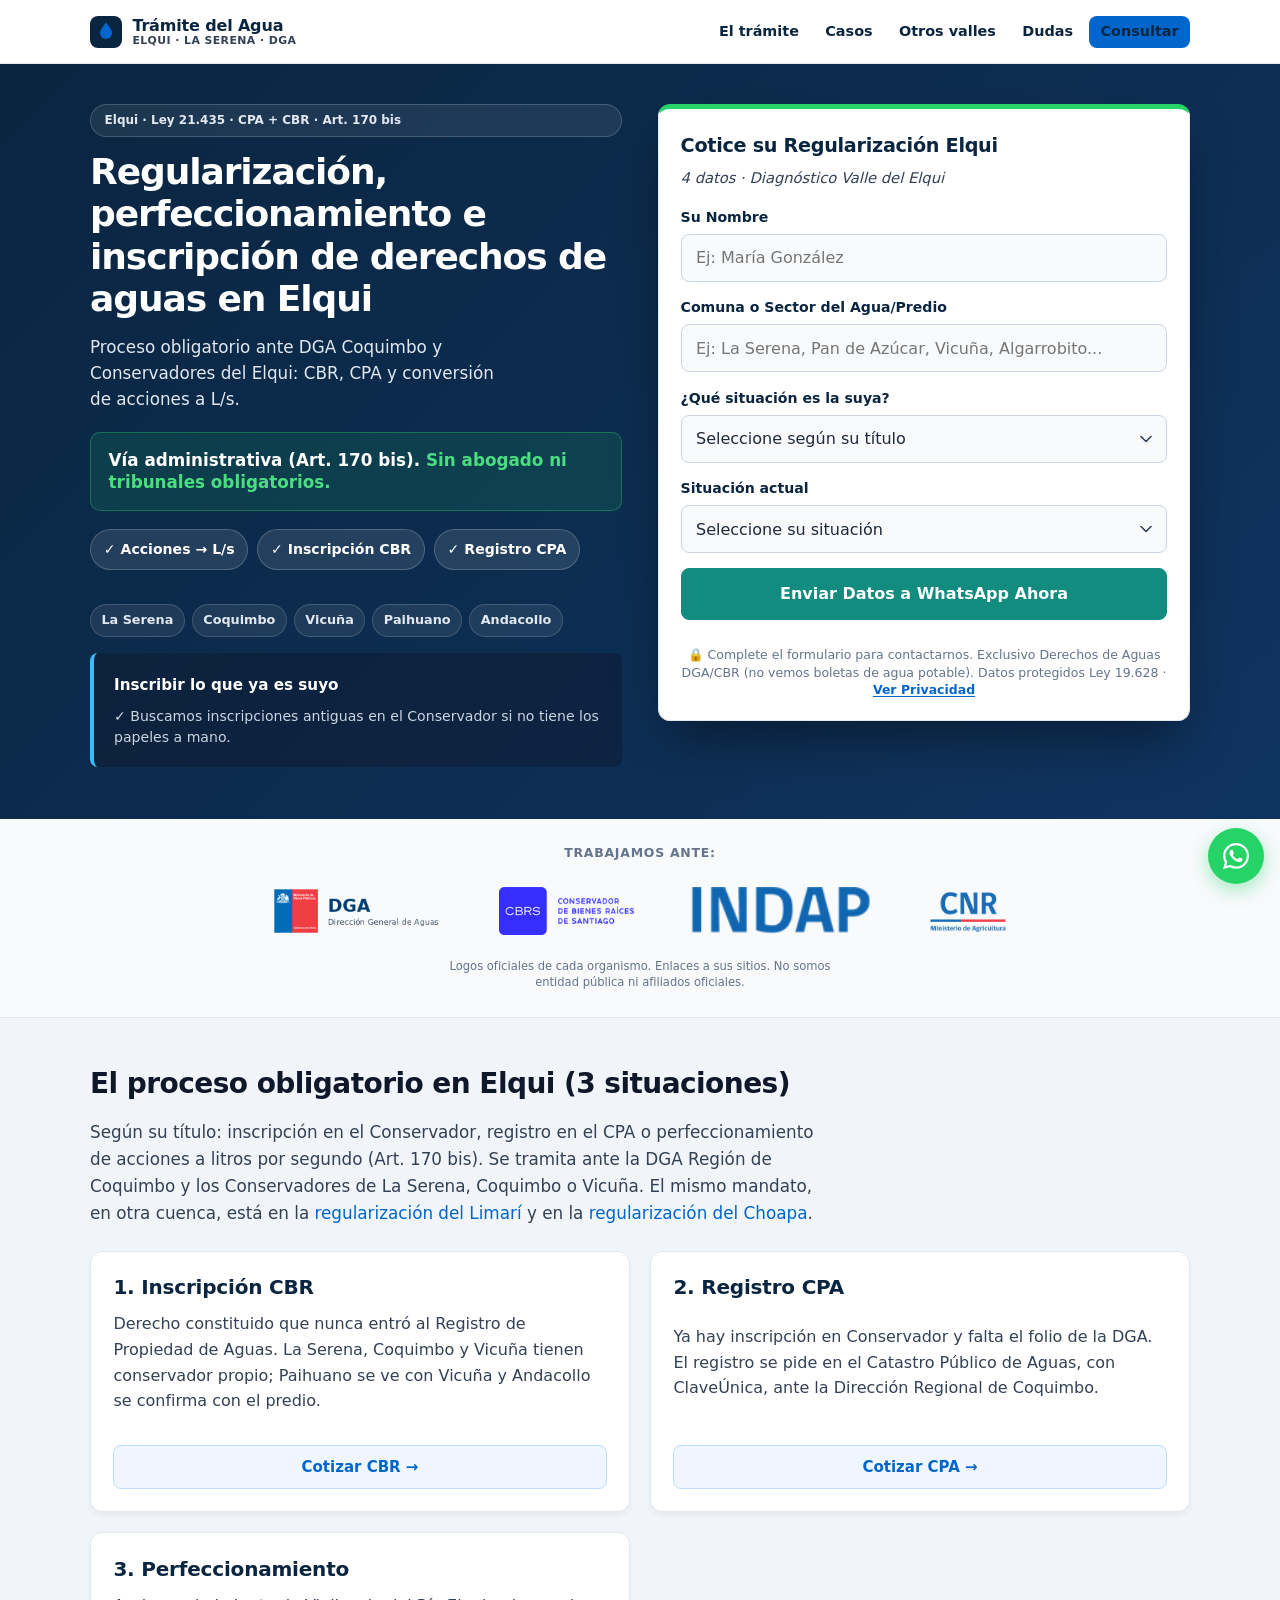
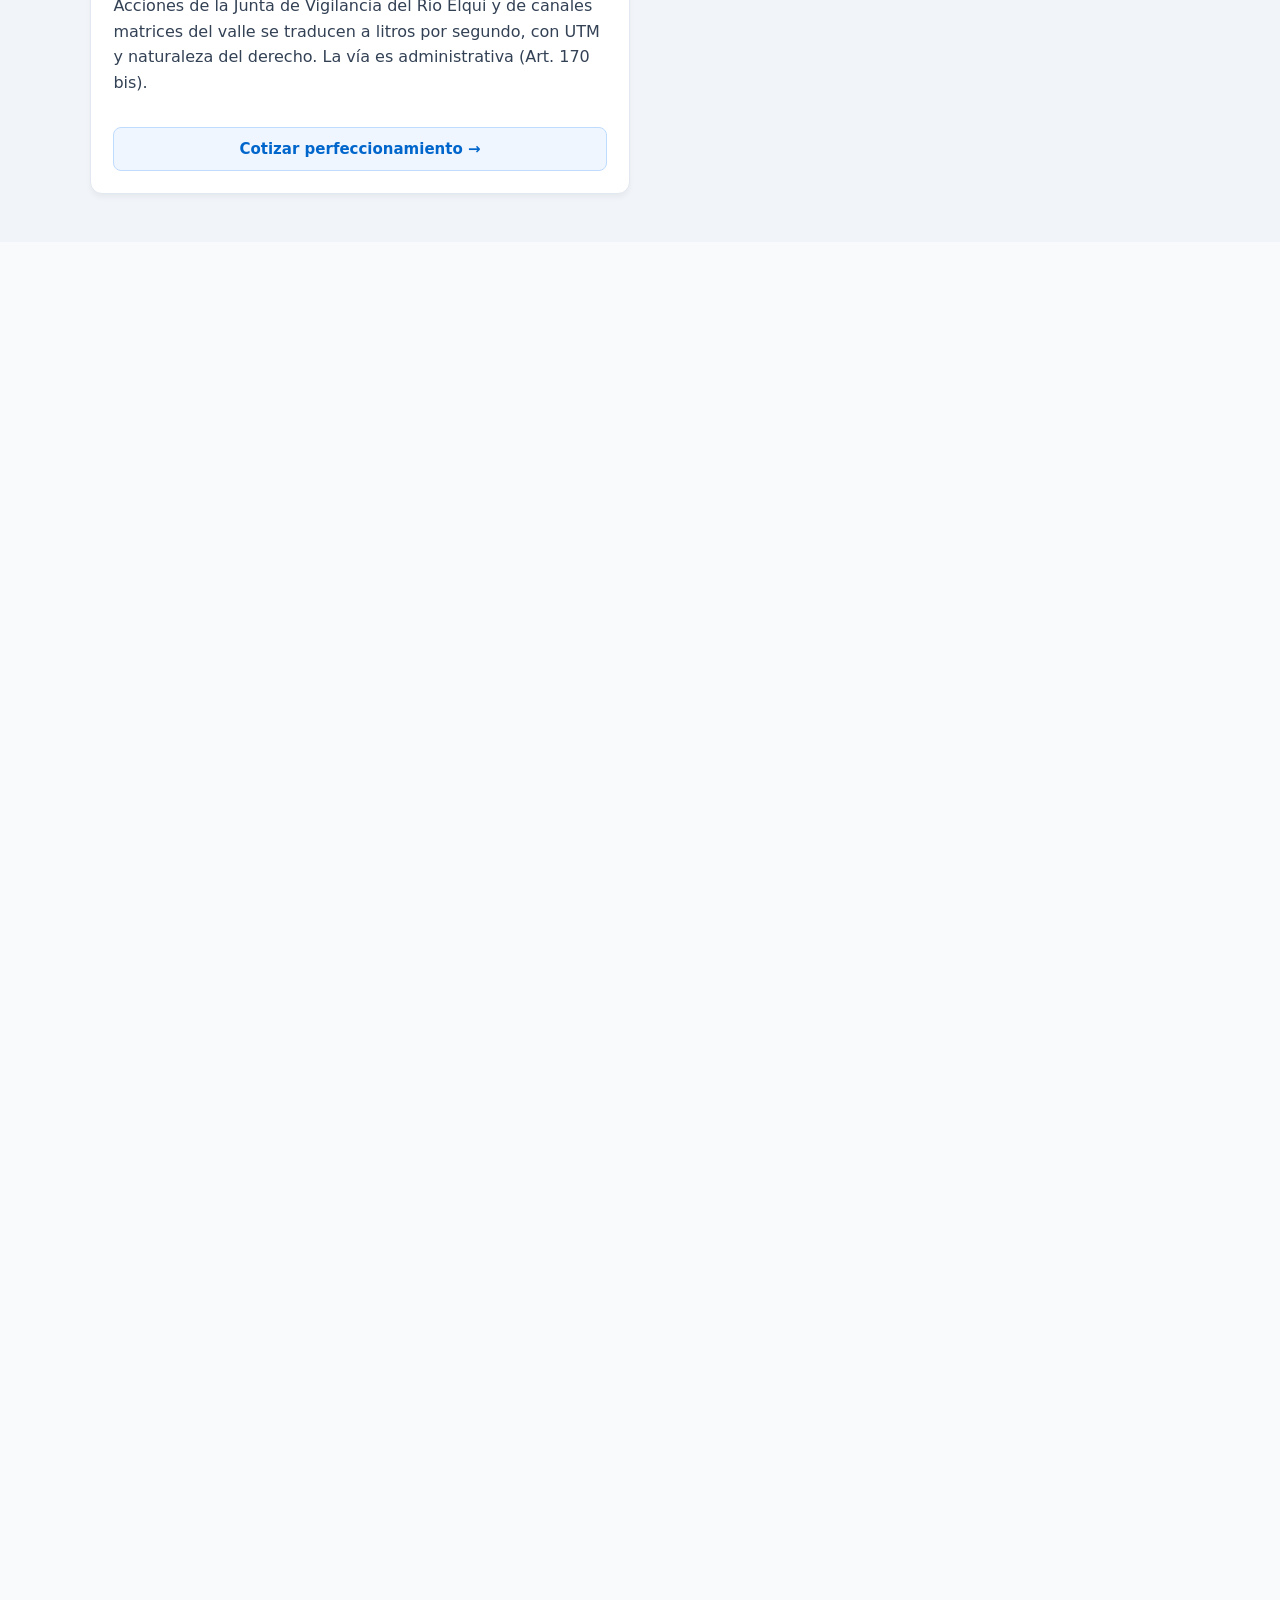
<file: tramite-agua-la-serena-elqui.html>
<!DOCTYPE html>
<html lang="es-CL">
<head>
  <meta charset="UTF-8">
  <meta name="viewport" content="width=device-width, initial-scale=1">
  <title>Regularización de Derechos de Aguas en La Serena y Elqui | DGA y CBR</title>
  <meta name="description" content="Regularice acciones y derechos de agua en La Serena, Vicuña y el Elqui ante la DGA y el Conservador. Plazo abril 2027. Sin abogado. Consulte.">
  <meta name="robots" content="index, follow, max-snippet:-1, max-image-preview:large, max-video-preview:-1">
  <meta name="geo.region" content="CL-CO">
  <meta name="geo.country" content="CL">
  <meta name="geo.placename" content="La Serena, Valle del Elqui">
  <meta name="geo.position" content="-29.9027;-71.2519">
  <meta name="ICBM" content="-29.9027, -71.2519">
  <link rel="canonical" href="https://tramitedelagua.cl/tramite-agua-la-serena-elqui">
  <link rel="manifest" href="site.webmanifest">
  <link rel="icon" href="assets/favicon.ico" sizes="any">
  <link rel="icon" href="assets/favicon.svg" type="image/svg+xml">
  <link rel="icon" href="assets/favicon-32.png" type="image/png" sizes="32x32">
  <link rel="apple-touch-icon" href="assets/apple-touch-icon.png">
  <meta name="theme-color" content="#0A2540">
  <meta property="og:type" content="website">
  <meta property="og:locale" content="es_CL">
  <meta property="og:url" content="https://tramitedelagua.cl/tramite-agua-la-serena-elqui">
  <meta property="og:title" content="Regularización de Derechos de Aguas en La Serena y Elqui | DGA y CBR">
  <meta property="og:description" content="CPA y Conservador en el Elqui. Art. 170 bis: perfeccionamiento administrativo, sin abogado ni tribunales obligatorios.">
  <meta property="og:site_name" content="Trámite del Agua Chile">
  <meta property="og:image" content="https://tramitedelagua.cl/assets/og-cover.jpg">
  <meta property="og:image:width" content="1280">
  <meta property="og:image:height" content="720">
  <meta property="og:image:alt" content="Regularización de derechos de aguas en La Serena y el Valle del Elqui">
  <meta name="twitter:card" content="summary_large_image">
  <meta name="twitter:title" content="Regularización de Derechos de Aguas en La Serena y Elqui | DGA y CBR">
  <meta name="twitter:description" content="CPA y Conservador en el Elqui. Art. 170 bis, sin abogado obligatorio. Plazo abril 2027.">
  <meta name="twitter:image" content="https://tramitedelagua.cl/assets/og-cover.jpg">
  <meta name="twitter:image:alt" content="Regularización de derechos de aguas en La Serena y el Valle del Elqui">
  <!-- Google tag (gtag.js) -->
  <script async src="https://www.googletagmanager.com/gtag/js?id=G-WY301LWY4E"></script>
  <script>
    window.dataLayer = window.dataLayer || [];
    function gtag(){dataLayer.push(arguments);}
    gtag('js', new Date());
    gtag('config', 'G-WY301LWY4E');
  </script>
  <link rel="stylesheet" href="styles.css">
  <script type="application/ld+json">
  {
    "@context": "https://schema.org",
    "@graph": [
      {
        "@type": "ProfessionalService",
        "@id": "https://tramitedelagua.cl/tramite-agua-la-serena-elqui#service",
        "name": "Regularización de Derechos de Aguas · Elqui / La Serena",
        "url": "https://tramitedelagua.cl/tramite-agua-la-serena-elqui",
        "parentOrganization": { "@id": "https://tramitedelagua.cl/#organization" },
        "logo": "https://tramitedelagua.cl/assets/favicon.svg",
        "image": "https://tramitedelagua.cl/assets/og-cover.jpg",
        "priceRange": "Consultar",
        "openingHoursSpecification": {
          "@type": "OpeningHoursSpecification",
          "dayOfWeek": ["Monday", "Tuesday", "Wednesday", "Thursday", "Friday"],
          "opens": "09:00",
          "closes": "18:00"
        },
        "description": "Regularización e inscripción de acciones de canal y derechos de agua que usted ya tiene en el Valle del Elqui. Trámite administrativo ante DGA Coquimbo y Conservadores de La Serena, Coquimbo y Vicuña; no requiere abogado.",
        "areaServed": [
          { "@type": "City", "name": "La Serena" },
          { "@type": "City", "name": "Coquimbo" },
          { "@type": "City", "name": "Vicuña" },
          { "@type": "City", "name": "Paihuano" },
          { "@type": "City", "name": "Andacollo" },
          { "@type": "Place", "name": "Valle del Elqui" }
        ],
        "serviceType": ["Regularización de acciones y derechos de aguas", "Inscripción CBR La Serena", "Catastro Público de Aguas DGA Coquimbo"]
      },
      {
        "@type": "WebPage",
        "@id": "https://tramitedelagua.cl/tramite-agua-la-serena-elqui#webpage",
        "url": "https://tramitedelagua.cl/tramite-agua-la-serena-elqui",
        "name": "Regularización de Derechos de Aguas en La Serena y Elqui | DGA y CBR",
        "isPartOf": { "@id": "https://tramitedelagua.cl/#organization" },
        "about": { "@id": "https://tramitedelagua.cl/tramite-agua-la-serena-elqui#service" },
        "inLanguage": "es-CL",
        "description": "Regularice acciones y derechos de agua en La Serena, Vicuña y el Elqui ante la DGA y el Conservador. Plazo abril 2027. Sin abogado. Consulte.",
        "primaryImageOfPage": {
          "@type": "ImageObject",
          "url": "https://tramitedelagua.cl/assets/og-cover.jpg",
          "width": 1280,
          "height": 720
        },
        "breadcrumb": { "@id": "https://tramitedelagua.cl/tramite-agua-la-serena-elqui#breadcrumb" },
        "mainEntity": { "@id": "https://tramitedelagua.cl/tramite-agua-la-serena-elqui#faq" }
      },
      {
        "@type": "BreadcrumbList",
        "@id": "https://tramitedelagua.cl/tramite-agua-la-serena-elqui#breadcrumb",
        "itemListElement": [
          { "@type": "ListItem", "position": 1, "name": "Inicio", "item": "https://tramitedelagua.cl/" },
          { "@type": "ListItem", "position": 2, "name": "Elqui / La Serena", "item": "https://tramitedelagua.cl/tramite-agua-la-serena-elqui" }
        ]
      },
      {
        "@type": "FAQPage",
        "@id": "https://tramitedelagua.cl/tramite-agua-la-serena-elqui#faq",
        "mainEntity": [
          {
            "@type": "Question",
            "name": "¿Ante qué Conservador se inscriben derechos de agua del Valle del Elqui?",
            "acceptedAnswer": {
              "@type": "Answer",
              "text": "Según la comuna del predio: Conservador de La Serena, de Coquimbo o de Vicuña, más el registro en el Catastro Público de Aguas de la DGA Región de Coquimbo. Ambos registros deben coincidir."
            }
          },
          {
            "@type": "Question",
            "name": "¿Necesito abogado para regularizar acciones o derechos de agua en Elqui?",
            "acceptedAnswer": {
              "@type": "Answer",
              "text": "No es obligatorio. El perfeccionamiento puede tramitarse por vía administrativa ante la DGA (Art. 170 bis, Ley 21.586). Usted puede regularizar e inscribir lo que ya tiene ante DGA Coquimbo y el Conservador sin contratar abogado."
            }
          },
          {
            "@type": "Question",
            "name": "¿Cómo regularizar acciones de canal o pozo en Vicuña o Paihuano?",
            "acceptedAnswer": {
              "@type": "Answer",
              "text": "Se revisan títulos y uso histórico, se arma el expediente ante la DGA Región de Coquimbo y se cierra con la inscripción en el Conservador del Elqui que corresponda. El mismo criterio cubre Pan de Azúcar, Algarrobito y sectores periurbanos de La Serena y Coquimbo."
            }
          },
          {
            "@type": "Question",
            "name": "¿Qué obras y organizaciones del Elqui importan al perfeccionar un título?",
            "acceptedAnswer": {
              "@type": "Answer",
              "text": "El Elqui se forma con los ríos Turbio y Claro. Arriba está el embalse La Laguna y, en el curso medio, el embalse Puclaro. Las acciones antiguas suelen estar en la Junta de Vigilancia del Río Elqui y en canales matrices del valle, como Bellavista. El perfeccionamiento fija litros por segundo, coordenadas UTM y si el agua es superficial o de acuíferos costeros, entre ellos Pan de Azúcar."
            }
          }
        ]
      }
    ]
  }
  </script>
</head>
<body>
  <a class="skip-link" href="#cotizador">Ir al formulario</a>
  <header class="site-header">
    <div class="container header-inner">
      <a class="brand" href="/" aria-label="Trámite del Agua — Inicio">
        <span class="brand-mark" aria-hidden="true">
          <svg xmlns="http://www.w3.org/2000/svg" width="32" height="32" viewBox="0 0 32 32" fill="none"><rect width="32" height="32" rx="8" fill="#0A2540"/><path d="M16 6.5c-3.6 4.5-6 7.8-6 10.6a6 6 0 1 0 12 0C22 14.3 19.6 11 16 6.5z" fill="#0066CC"/></svg>
        </span>
        <span class="brand-text">
          <span class="brand-name">Trámite del Agua</span>
          <span class="brand-sub">Elqui · La Serena · DGA</span>
        </span>
      </a>
      <nav class="site-nav" aria-label="Principal">
        <a href="#servicios">El trámite</a>
        <a href="#casos">Casos</a>
        <a href="#otros-valles">Otros valles</a>
        <a href="#faq">Dudas</a>
        <a class="btn btn-sm btn-primary" href="#cotizador">Consultar</a>
      </nav>
    </div>
  </header>

  <main id="inicio">
    <section class="hero" aria-labelledby="hero-title">
      <div class="container hero-grid">
        <div class="hero-copy">
          <p class="badge">Elqui · Ley 21.435 · CPA + CBR · Art. 170 bis</p>
          <h1 id="hero-title">Regularización, perfeccionamiento e inscripción de derechos de aguas en Elqui</h1>
          <p class="hero-lead">Proceso obligatorio ante DGA Coquimbo y Conservadores del Elqui: CBR, CPA y conversión de acciones a L/s.</p>
          <div class="price-hook" aria-label="Vía del trámite">
            <p class="price-hook-main">Vía administrativa (Art. 170 bis). <em>Sin abogado ni tribunales obligatorios.</em></p>
          </div>
          <ul class="chips">
            <li>✓ Acciones → L/s</li>
            <li>✓ Inscripción CBR</li>
            <li>✓ Registro CPA</li>
          </ul>
          <ul class="local-chips" aria-label="Comunas Elqui">
            <li>La Serena</li><li>Coquimbo</li><li>Vicuña</li><li>Paihuano</li><li>Andacollo</li>
          </ul>
          <aside class="hero-trust" aria-label="Qué hacemos">
            <p class="hero-trust-title">Inscribir lo que ya es suyo</p>
            <p class="hero-guarantee">✓ Buscamos inscripciones antiguas en el Conservador si no tiene los papeles a mano.</p>
          </aside>

        </div>

        <div class="form-panel" id="cotizador">
          <div class="form-card" id="form-card">
            <h2 class="form-title">Cotice su Regularización Elqui</h2>
            <p class="form-sub">4 datos · Diagnóstico Valle del Elqui</p>
            <form id="wa-form" novalidate>
              <label class="field"><span>Su Nombre</span><input type="text" id="nombre" name="nombre" required maxlength="100" placeholder="Ej: María González"></label>
              <label class="field"><span>Comuna o Sector del Agua/Predio</span><input type="text" id="ubicacion" name="ubicacion" required maxlength="100" placeholder="Ej: La Serena, Pan de Azúcar, Vicuña, Algarrobito..."></label>
              <label class="field">
                <span>¿Qué situación es la suya?</span>
                <select id="tramite" name="tramite" required>
                  <option value="" disabled selected>Seleccione según su título</option>
                  <option value="Inscripción en Conservador (CBR) — derecho sin inscripción formal">Inscripción en Conservador (CBR)</option>
                  <option value="Registro en Catastro Público de Aguas (CPA / DGA)">Registro en CPA (DGA)</option>
                  <option value="Perfeccionamiento: acciones / regadores / tejas a L/s (Art. 170 bis)">Perfeccionamiento (acciones → L/s)</option>
                  <option value="Regularización Art. 2° Transitorio (uso histórico sin título)">Regularización Art. 2° (uso histórico)</option>
                  <option value="No estoy seguro: diagnosticar estado del título">No estoy seguro, diagnosticar</option>
                </select>
              </label>
              <label class="field">
                <span>Situación actual</span>
                <select id="situacion" name="situacion" required>
                  <option value="" disabled selected>Seleccione su situación</option>
                  <option value="Tengo acciones, regadores o tejas (falta convertir a L/s)">Tengo acciones, regadores o tejas (falta L/s)</option>
                  <option value="Inscrito en Conservador pero sin folio / registro CPA">Inscrito en CBR pero sin registro CPA</option>
                  <option value="Uso histórico o papeles antiguos sin inscripción al día">Uso histórico / papeles sin inscripción al día</option>
                  <option value="Me cotizaron con estudio de abogados">Me cotizaron con estudio de abogados</option>
                </select>
              </label>
              <p class="form-error" id="form-error" role="alert" hidden>Complete los 4 campos para continuar.</p>
              <button type="submit" class="btn btn-wa btn-block">Enviar Datos a WhatsApp Ahora</button>
              <p class="form-legal">🔒 Complete el formulario para contactarnos. Exclusivo Derechos de Aguas DGA/CBR (no vemos boletas de agua potable). Datos protegidos Ley 19.628 · <a href="#privacidad" id="open-privacy">Ver Privacidad</a></p>
            </form>
          </div>
        </div>
      </div>
    </section>

  <div class="partners" aria-label="Organismos ante los que gestionamos">
    <div class="container">
      <p class="partners-label">Trabajamos ante:</p>
      <div class="partners-marquee">
        <ul class="partners-logos">
          <li>
            <a class="partner-mark" href="https://dga.mop.gob.cl/" target="_blank" rel="noopener noreferrer" title="Sitio oficial DGA">
              <img src="assets/logos/dga.png" alt="DGA — Dirección General de Aguas" width="240" height="72" decoding="async" loading="lazy">
            </a>
          </li>
          <li>
            <a class="partner-mark" href="https://www.conservadores.cl/" target="_blank" rel="noopener noreferrer" title="Conservadores de Bienes Raíces">
              <img src="assets/logos/cbr.png" alt="Conservador de Bienes Raíces" width="140" height="48" decoding="async" loading="lazy">
            </a>
          </li>
          <li>
            <a class="partner-mark" href="https://www.indap.gob.cl/agua-en-regla" target="_blank" rel="noopener noreferrer" title="INDAP Agua en Regla">
              <img src="assets/logos/indap.png" alt="INDAP" width="140" height="48" decoding="async" loading="lazy">
            </a>
          </li>
          <li>
            <a class="partner-mark" href="https://www.cnr.gob.cl/" target="_blank" rel="noopener noreferrer" title="Comisión Nacional de Riego">
              <img src="assets/logos/cnr.png" alt="CNR — Comisión Nacional de Riego" width="140" height="48" decoding="async" loading="lazy">
            </a>
          </li>
        </ul>
        <ul class="partners-logos" aria-hidden="true">
          <li>
            <a class="partner-mark" href="https://dga.mop.gob.cl/" target="_blank" rel="noopener noreferrer" tabindex="-1" title="Sitio oficial DGA">
              <img src="assets/logos/dga.png" alt="" width="240" height="72" decoding="async" loading="lazy">
            </a>
          </li>
          <li>
            <a class="partner-mark" href="https://www.conservadores.cl/" target="_blank" rel="noopener noreferrer" tabindex="-1" title="Conservadores de Bienes Raíces">
              <img src="assets/logos/cbr.png" alt="" width="140" height="48" decoding="async" loading="lazy">
            </a>
          </li>
          <li>
            <a class="partner-mark" href="https://www.indap.gob.cl/agua-en-regla" target="_blank" rel="noopener noreferrer" tabindex="-1" title="INDAP Agua en Regla">
              <img src="assets/logos/indap.png" alt="" width="140" height="48" decoding="async" loading="lazy">
            </a>
          </li>
          <li>
            <a class="partner-mark" href="https://www.cnr.gob.cl/" target="_blank" rel="noopener noreferrer" tabindex="-1" title="Comisión Nacional de Riego">
              <img src="assets/logos/cnr.png" alt="" width="140" height="48" decoding="async" loading="lazy">
            </a>
          </li>
        </ul>
      </div>
      <p class="partners-note">Logos oficiales de cada organismo. Enlaces a sus sitios. No somos entidad pública ni afiliados oficiales.</p>
    </div>
  </div>



    <section class="section section-services section-focus cv-auto" id="servicios">
      <div class="container">
        <h2>El proceso obligatorio en Elqui (3 situaciones)</h2>
        <p class="focus-lead">Según su título: inscripción en el Conservador, registro en el CPA o perfeccionamiento de acciones a litros por segundo (Art. 170 bis). Se tramita ante la DGA Región de Coquimbo y los Conservadores de La Serena, Coquimbo o Vicuña. El mismo mandato, en otra cuenca, está en la <a href="/tramite-agua-ovalle-limari">regularización del Limarí</a> y en la <a href="/tramite-agua-illapel-choapa">regularización del Choapa</a>.</p>
        <div class="bento">
          <article class="bento-card">
            <h3>1. Inscripción CBR</h3>
            <p class="bento-lead">Derecho constituido que nunca entró al Registro de Propiedad de Aguas. La Serena, Coquimbo y Vicuña tienen conservador propio; Paihuano se ve con Vicuña y Andacollo se confirma con el predio.</p>
            <button type="button" class="service-pick" data-tramite="Inscripción en Conservador (CBR) — derecho sin inscripción formal">Cotizar CBR →</button>
          </article>
          <article class="bento-card">
            <h3>2. Registro CPA</h3>
            <p class="bento-lead">Ya hay inscripción en Conservador y falta el folio de la DGA. El registro se pide en el Catastro Público de Aguas, con ClaveÚnica, ante la Dirección Regional de Coquimbo.</p>
            <button type="button" class="service-pick" data-tramite="Registro en Catastro Público de Aguas (CPA / DGA)">Cotizar CPA →</button>
          </article>
          <article class="bento-card">
            <h3>3. Perfeccionamiento</h3>
            <p class="bento-lead">Acciones de la Junta de Vigilancia del Río Elqui y de canales matrices del valle se traducen a litros por segundo, con UTM y naturaleza del derecho. La vía es administrativa (Art. 170 bis).</p>
            <button type="button" class="service-pick" data-tramite="Perfeccionamiento: acciones / regadores / tejas a L/s (Art. 170 bis)">Cotizar perfeccionamiento →</button>
          </article>
        </div>
      </div>
    </section>

    <section class="section cv-auto" id="cuenca" aria-labelledby="cuenca-title">
      <div class="container">
        <h2 id="cuenca-title">Dónde se juega el título en el Elqui</h2>
        <p class="focus-lead">El río Elqui nace de la junta del Turbio y del Claro, en la cordillera. El embalse La Laguna regula la alta cordillera y el embalse Puclaro el curso medio, antes de La Serena y Coquimbo. En la costa, pozos de Pan de Azúcar y sectores como Algarrobito o Santa Gracia no se tramitan igual que una acción de canal.</p>
        <div class="tramite-table-wrap" role="region" aria-label="Jurisdicción Conservador y referencia hídrica del Elqui">
          <table class="tramite-table">
            <thead>
              <tr>
                <th scope="col">Comuna del predio</th>
                <th scope="col">Conservador habitual</th>
                <th scope="col">Referencia hídrica</th>
              </tr>
            </thead>
            <tbody>
              <tr>
                <td>Vicuña y Paihuano</td>
                <td>CBR de Vicuña</td>
                <td>Ríos Turbio y Claro, embalse La Laguna</td>
              </tr>
              <tr>
                <td>La Serena</td>
                <td>CBR de La Serena</td>
                <td>Río Elqui bajo y embalse Puclaro</td>
              </tr>
              <tr>
                <td>Coquimbo</td>
                <td>CBR de Coquimbo</td>
                <td>Desembocadura y acuífero de Pan de Azúcar</td>
              </tr>
              <tr>
                <td>Andacollo</td>
                <td>Según el predio</td>
                <td>Quebradas afluentes al Elqui</td>
              </tr>
            </tbody>
          </table>
        </div>
        <p class="focus-lead">La fila del Conservador es orientación: se verifica con la comuna y el rol del predio antes de ingresar. Canales matrices del valle, entre ellos Bellavista, concentran acciones antiguas que hoy hay que expresar en litros por segundo. El marco nacional del plazo (abril 2027, Ley 21.727) está en la <a href="/">guía de regularización CPA y CBR</a>.</p>

    <section class="section section-cases cv-auto" id="casos">
      <div class="container">
        <h2>Caso reciente en Elqui</h2>
        <div class="cases-grid">
          <article class="case-card">
            <p class="case-badge">✓ Inscrito en CBR y CPA</p>
            <h3>La Serena / Vicuña</h3>
            <p class="case-type">Regularización de acciones de canal</p>
            <p>4,5 acciones de canal, todavía a nombre de los abuelos, inscritas a quienes las usan hoy en el Conservador del Elqui y registradas en el CPA. El paso que faltaba era pasar de acciones a litros por segundo, no pedir un derecho nuevo.</p>
          <a class="case-link" href="#cotizador">Cotizar regularización Elqui →</a>
          </article>
        </div>
      </div>
    </section>

    <section class="section section-trust cv-auto" id="equipo">
      <div class="container">
        <h2>¿Por qué no necesita un abogado?</h2>
        <p class="trust-intro">Art. 170 bis (Ley 21.586): perfeccionamiento por vía administrativa ante DGA, sin abogado ni tribunales obligatorios.</p>
        <ul class="trust-pillars">
          <li>
            <span class="trust-icon" aria-hidden="true">
              <svg xmlns="http://www.w3.org/2000/svg" width="28" height="28" viewBox="0 0 28 28" fill="none"><path d="M14 4l2.2 5.4L22 10l-4.2 3.6L19 20l-5-3.2L9 20l1.2-6.4L6 10l5.8-.6L14 4z" stroke="#38BDF8" stroke-width="1.8" stroke-linejoin="round"/><circle cx="14" cy="14" r="11" stroke="#38BDF8" stroke-width="1.5" opacity="0.35"/></svg>
            </span>
            <strong>Trámite administrativo</strong>
            <span>No es un juicio ni requiere patrocinio de abogado.</span>
          </li>
          <li>
            <span class="trust-icon" aria-hidden="true">
              <svg xmlns="http://www.w3.org/2000/svg" width="28" height="28" viewBox="0 0 28 28" fill="none"><path d="M6 22V8h6v14M12 12h6l4 4v6H12" stroke="#38BDF8" stroke-width="1.8" stroke-linejoin="round"/><path d="M15 16h4M15 19h3" stroke="#38BDF8" stroke-width="1.5" stroke-linecap="round"/></svg>
            </span>
            <strong>DGA Coquimbo y CBR local</strong>
            <span>Expediente e inscripción en La Serena, Vicuña, Coquimbo y Catastro DGA.</span>
          </li>
          <li>
            <span class="trust-icon" aria-hidden="true">
              <svg xmlns="http://www.w3.org/2000/svg" width="28" height="28" viewBox="0 0 28 28" fill="none"><path d="M8 14.5l4 4 8-9" stroke="#38BDF8" stroke-width="2.2" stroke-linecap="round" stroke-linejoin="round"/><rect x="4" y="4" width="20" height="20" rx="4" stroke="#38BDF8" stroke-width="1.5" opacity="0.4"/></svg>
            </span>
            <strong>Solo lo que ya tiene</strong>
            <span>Diagnóstico antes de gastar: si sus acciones o derechos se pueden inscribir.</span>
          </li>
        </ul>
      </div>
    </section>

<section class="section section-coverage cv-auto" id="otros-valles" aria-labelledby="otras-title">
      <div class="container">
        <h2 id="otras-title">También atendemos estos valles</h2>
        <ul class="related-links">
          <li><a href="/">Chile (Nacional)</a></li>
          <li><a href="/tramite-agua-ovalle-limari">Limarí / Ovalle</a></li>
          <li><a href="/tramite-agua-illapel-choapa">Choapa / Illapel</a></li>
        </ul>
      </div>
    </section>

    <section class="section section-faq cv-auto" id="faq">
      <div class="container narrow">
        <h2>Dudas Elqui: regularizar acciones y derechos</h2>
        <div class="faq">
          <details>
            <summary>¿Ante qué Conservador se inscriben derechos de agua del Valle del Elqui?</summary>
            <div class="faq-body"><p>Según la comuna del predio: <strong>Conservador de La Serena, de Coquimbo o de Vicuña</strong>, más el registro en el <strong>Catastro Público de Aguas</strong> de la DGA Región de Coquimbo. Ambos registros deben coincidir.</p></div>
          </details>
          <details>
            <summary>¿Necesito abogado para regularizar acciones o derechos de agua en Elqui?</summary>
            <div class="faq-body"><p><strong>No es obligatorio.</strong> El perfeccionamiento puede tramitarse por vía administrativa ante la DGA (<strong>Art. 170 bis</strong>, Ley 21.586). Usted puede regularizar e inscribir lo que ya tiene ante DGA Coquimbo y el Conservador sin contratar abogado.</p></div>
          </details>
          <details>
            <summary>¿Cómo regularizar acciones de canal o pozo en Vicuña o Paihuano?</summary>
            <div class="faq-body"><p>Se revisan títulos y uso histórico, se arma el expediente ante la <strong>DGA Región de Coquimbo</strong> y se cierra con la inscripción en el Conservador del Elqui que corresponda. El mismo criterio cubre Pan de Azúcar, Algarrobito y sectores periurbanos de La Serena y Coquimbo.</p></div>
          </details>
          <details>
            <summary>¿Qué obras y organizaciones del Elqui importan al perfeccionar un título?</summary>
            <div class="faq-body"><p>El Elqui se forma con los ríos <strong>Turbio y Claro</strong>. Arriba está el embalse <strong>La Laguna</strong> y, en el curso medio, el embalse <strong>Puclaro</strong>. Las acciones antiguas suelen estar en la Junta de Vigilancia del Río Elqui y en canales matrices del valle, como <strong>Bellavista</strong>. El perfeccionamiento fija litros por segundo, coordenadas UTM y si el agua es superficial o de acuíferos costeros, entre ellos Pan de Azúcar.</p></div>
          </details>
        </div>
      </div>
    </section>
  </main>

  <footer class="site-footer cv-auto">
    <div class="container footer-row">
      <p class="footer-brand">Trámite del Agua · Elqui</p>
      <p>La Serena · Coquimbo · Vicuña · Paihuano · Andacollo</p>
      <p class="footer-meta">Lun–Vie 09:00–18:00</p>
    </div>
    <div class="container footer-basins">
      <p class="footer-basins-label">Atención por Valles y Comunas:</p>
      <ul class="basin-links">
        <li><a href="/">Chile (Nacional)</a></li>
        <li><a href="/tramite-agua-ovalle-limari">Limarí / Ovalle</a></li>
        <li><a href="/tramite-agua-la-serena-elqui" aria-current="page">Elqui / La Serena</a></li>
        <li><a href="/tramite-agua-illapel-choapa">Choapa / Illapel</a></li>
      </ul>
    </div>
    <div class="container footer-basins footer-official">
      <p class="footer-basins-label">Enlaces Oficiales:</p>
      <ul class="official-links">
        <li><a href="https://dga.mop.gob.cl/" target="_blank" rel="noopener noreferrer">DGA (MOP)</a></li>
        <li><a href="https://dga.mop.gob.cl/servicios-de-informacion/catastro-publico-de-aguas/" target="_blank" rel="noopener noreferrer">Catastro Público de Aguas</a></li>
        <li><a href="https://www.conservadores.cl/" target="_blank" rel="noopener noreferrer">Conservadores.cl</a></li>
        <li><a href="https://www.indap.gob.cl/agua-en-regla" target="_blank" rel="noopener noreferrer">INDAP Agua en Regla</a></li>
        <li><a href="https://www.cnr.gob.cl/" target="_blank" rel="noopener noreferrer">CNR</a></li>
        <li><a href="https://www.bcn.cl/leychile/navegar?idNorma=1162908" target="_blank" rel="noopener noreferrer">Ley 21.435 (BCN)</a></li>
        <li><a href="https://www.siguelacorrientedelagua.cl/" target="_blank" rel="noopener noreferrer">Sigue la corriente del agua</a></li>
        <li><a href="https://snia.mop.gob.cl/" target="_blank" rel="noopener noreferrer">Portal SNIA / DGA</a></li>
      </ul>
    </div>
    <div class="container footer-copy"><p>&copy; <span id="year"></span> Trámite del Agua.</p></div>
  </footer>

  <dialog class="privacy-dialog" id="privacy-dialog" aria-labelledby="privacy-title">
    <div class="privacy-dialog-inner">
      <h2 id="privacy-title">Política de Privacidad (Ley 19.628)</h2>
      <p>Tratamos nombre, comuna y datos del trámite solo para evaluar su caso ante DGA/CBR Elqui y contactarlo.</p>
      <p>No vendemos datos. Confidencialidad de expedientes hídricos. Puede solicitar acceso o eliminación.</p>
      <button type="button" class="btn btn-primary" id="close-privacy">Cerrar</button>
    </div>
  </dialog>

  <a href="#cotizador" class="float-wa" id="float-wa" aria-label="Ir al formulario">
    <svg xmlns="http://www.w3.org/2000/svg" width="26" height="26" viewBox="0 0 24 24" fill="currentColor" aria-hidden="true"><path d="M17.472 14.382c-.297-.149-1.758-.867-2.03-.967-.273-.099-.471-.148-.67.15-.197.297-.767.966-.94 1.164-.173.199-.347.223-.644.075-.297-.15-1.255-.463-2.39-1.475-.883-.788-1.48-1.761-1.653-2.059-.173-.297-.018-.458.13-.606.134-.133.298-.347.446-.52.149-.174.198-.298.298-.497.099-.198.05-.371-.025-.52-.075-.149-.669-1.612-.916-2.207-.242-.579-.487-.5-.669-.51-.173-.008-.371-.01-.57-.01-.198 0-.52.074-.792.372-.272.297-1.04 1.016-1.04 2.479 0 1.462 1.065 2.875 1.213 3.074.149.198 2.096 3.2 5.077 4.487.709.306 1.262.489 1.694.625.712.227 1.36.195 1.871.118.571-.085 1.758-.719 2.006-1.413.248-.694.248-1.289.173-1.413-.074-.124-.272-.198-.57-.347m-5.421 7.403h-.004a9.87 9.87 0 0 1-5.031-1.378l-.361-.214-3.741.982.998-3.648-.235-.374a9.86 9.86 0 0 1-1.51-5.26c.001-5.45 4.436-9.884 9.888-9.884 2.64 0 5.122 1.03 6.988 2.898a9.825 9.825 0 0 1 2.893 6.994c-.003 5.45-4.435 9.884-9.885 9.884m8.413-18.297A11.815 11.815 0 0 0 12.05 0C5.495 0 .16 5.335.157 11.892c0 2.096.547 4.142 1.588 5.945L.057 24l6.305-1.654a11.882 11.882 0 0 0 5.683 1.448h.005c6.554 0 11.89-5.335 11.893-11.893a11.821 11.821 0 0 0-3.48-8.413z"/></svg>
  </a>
  <script src="script.js" defer></script>
</body>
</html>
</file>
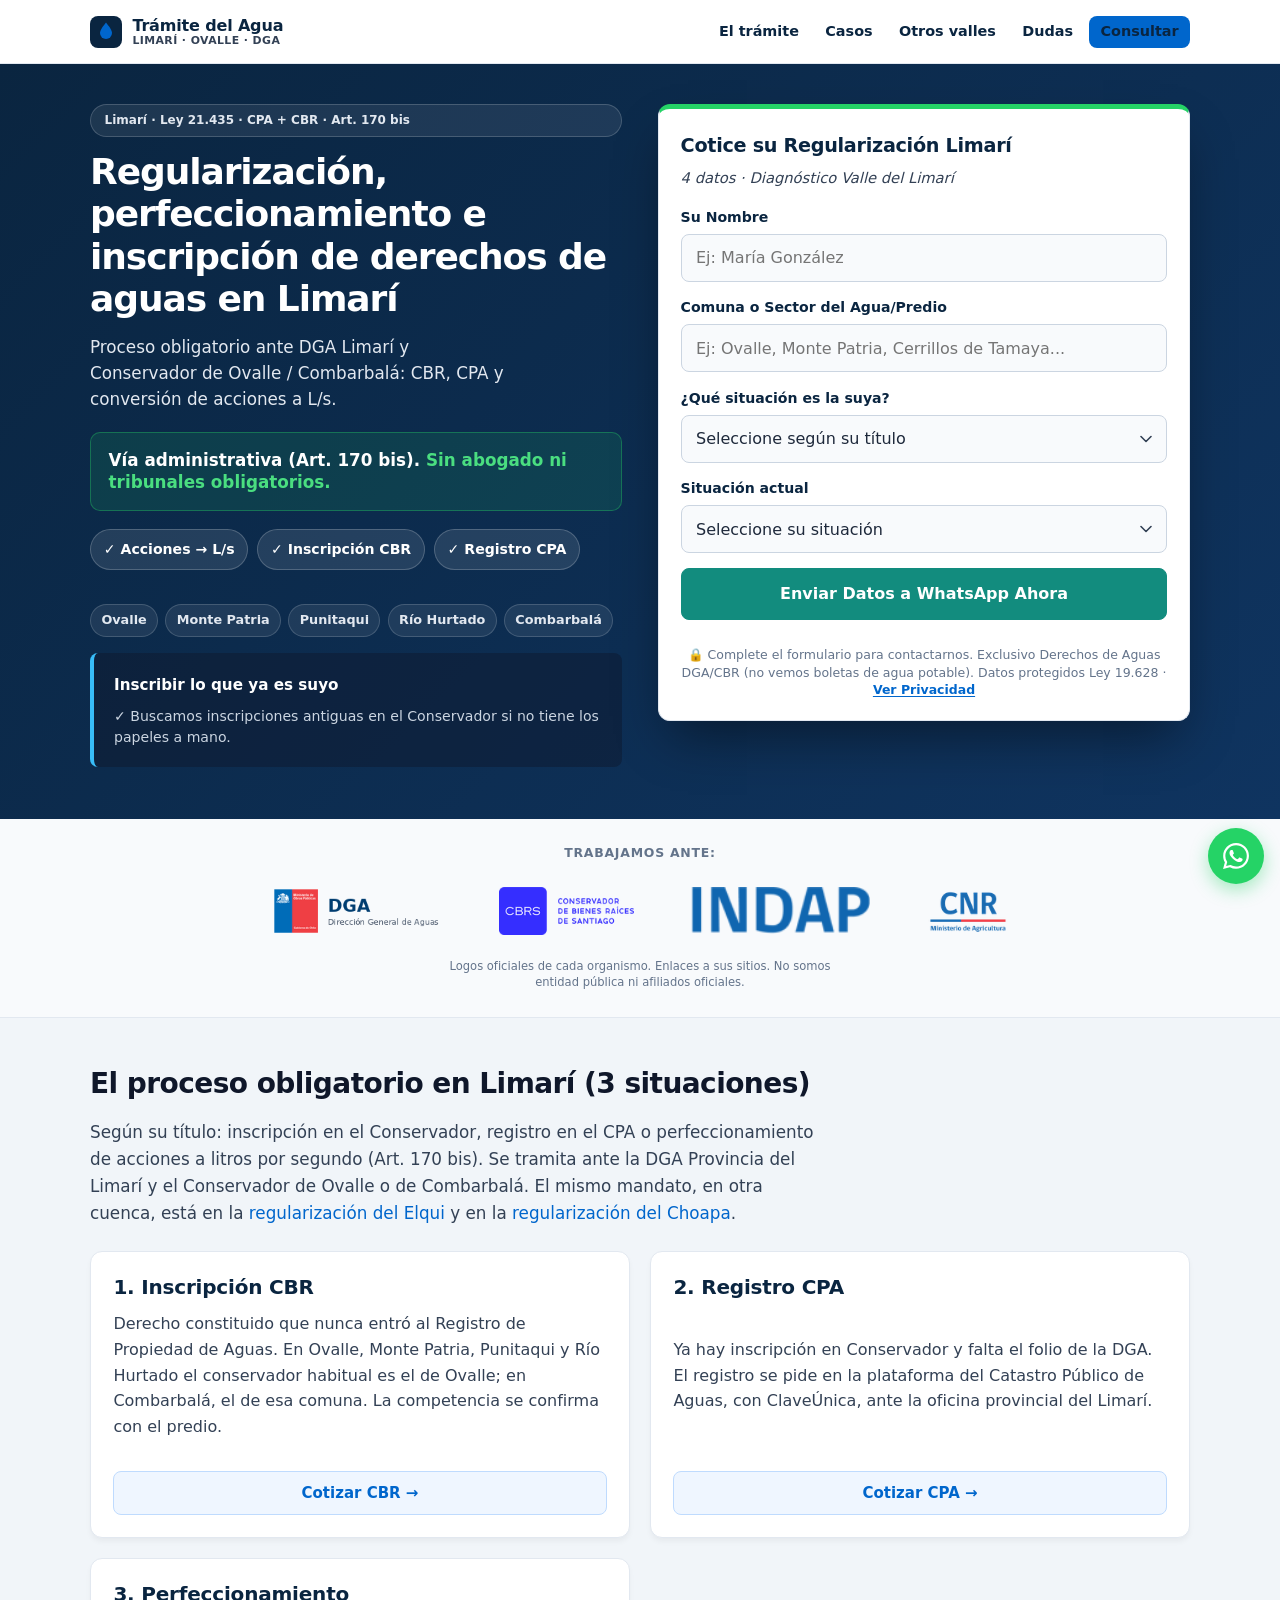
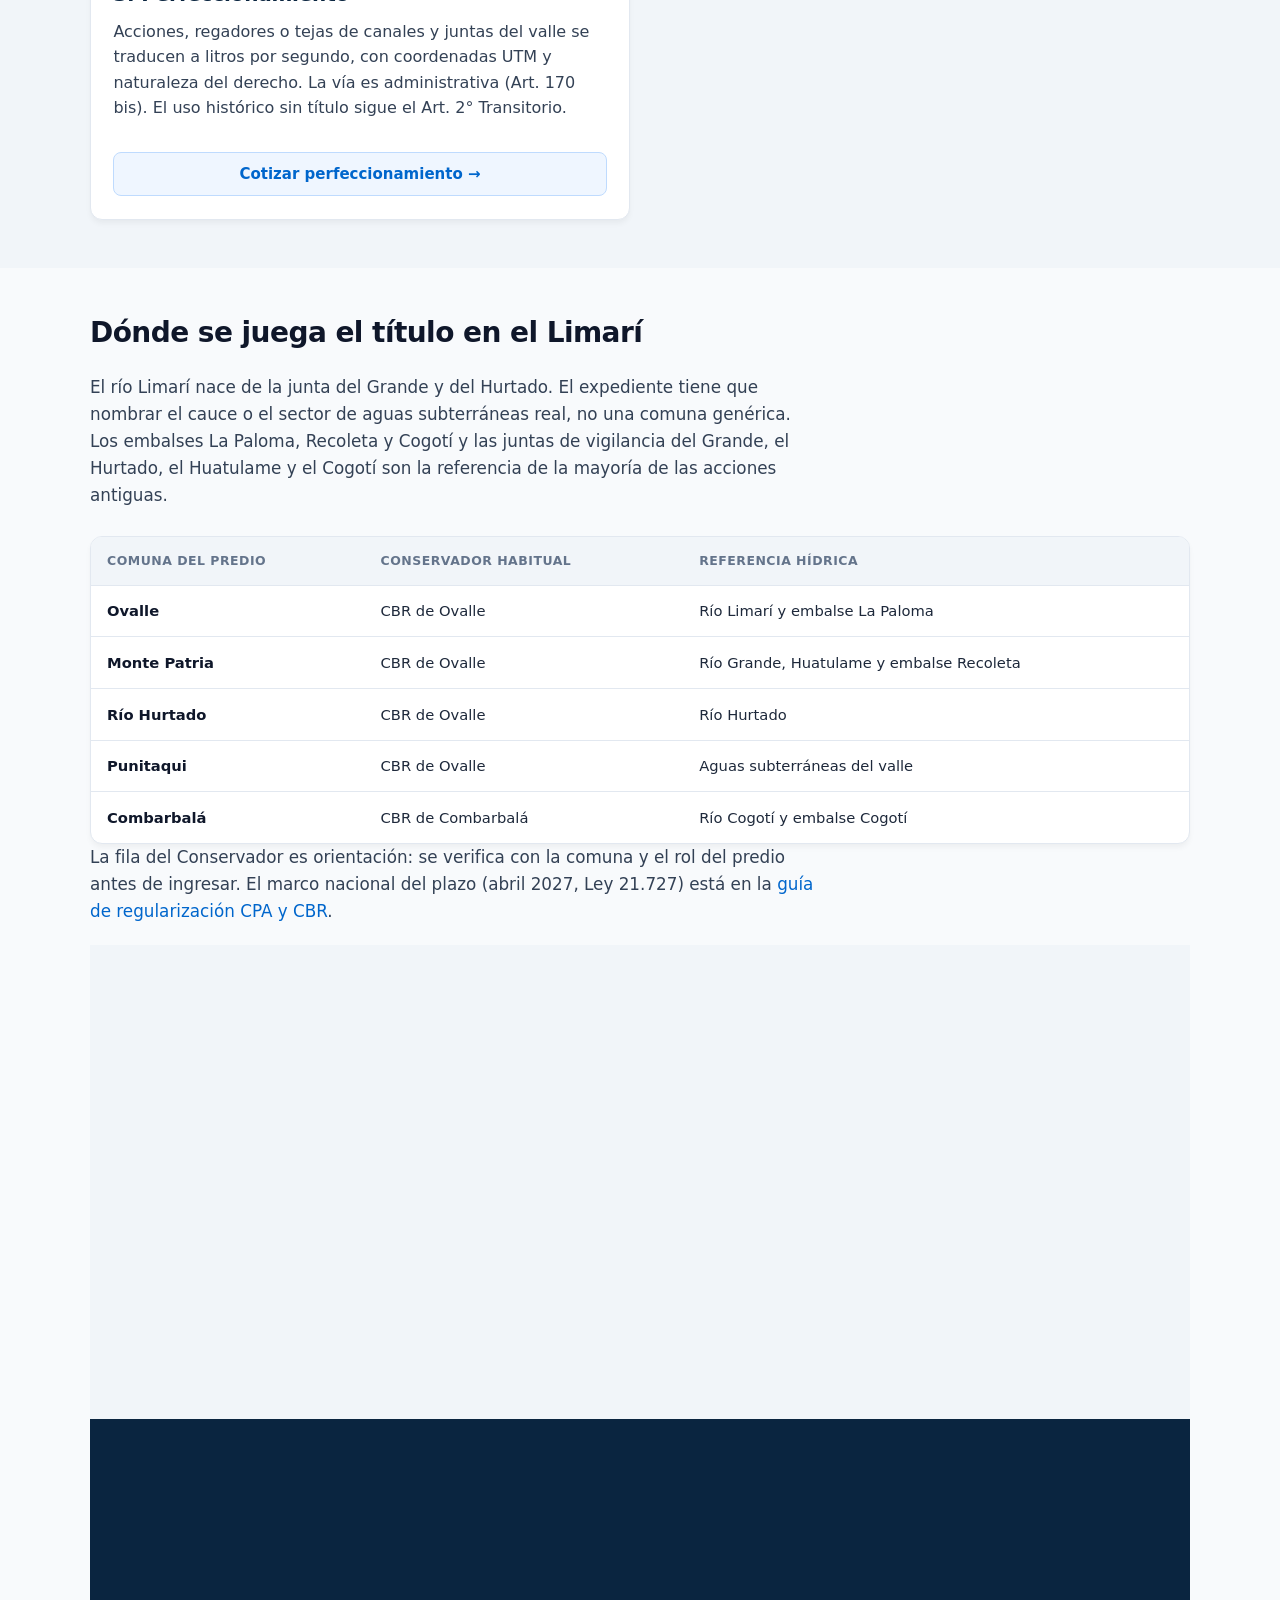
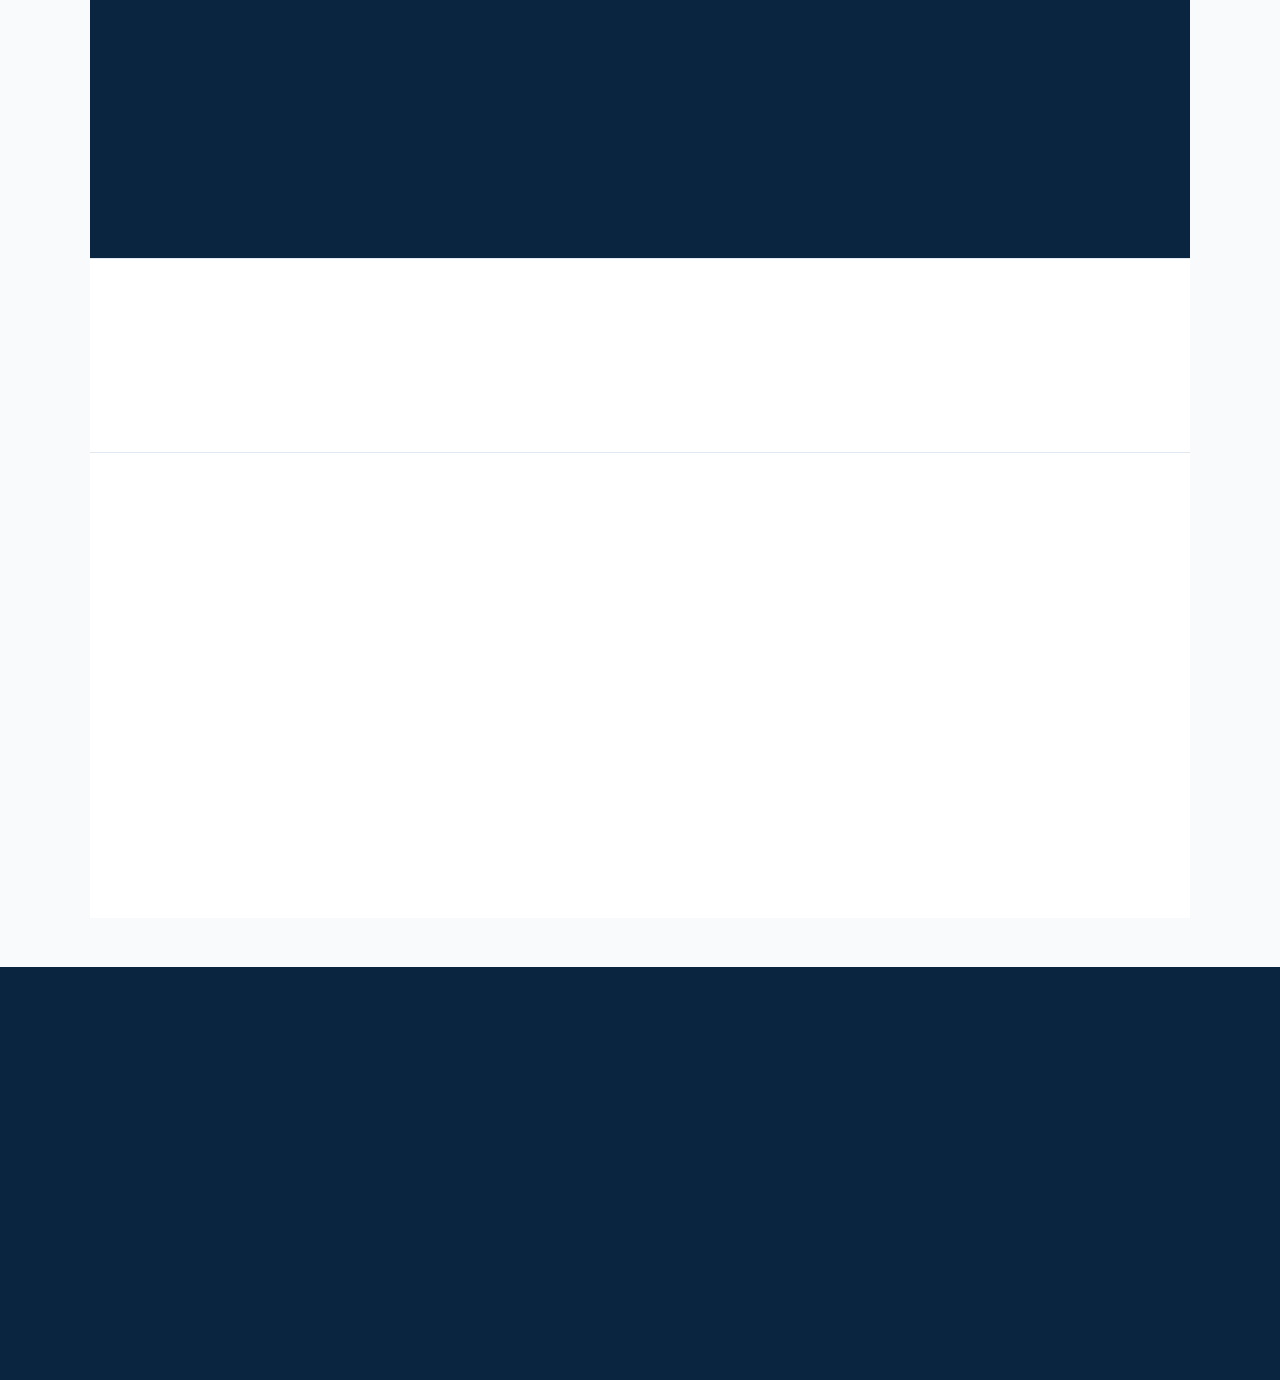
<file: tramite-agua-ovalle-limari.html>
<!DOCTYPE html>
<html lang="es-CL">
<head>
  <meta charset="UTF-8">
  <meta name="viewport" content="width=device-width, initial-scale=1">
  <title>Regularización de Derechos de Aguas en Ovalle y Limarí | DGA y CBR</title>
  <meta name="description" content="Regularice acciones y derechos de agua en Ovalle, Monte Patria y el Limarí ante la DGA y el Conservador. Plazo abril 2027. Sin abogado. Consulte.">
  <meta name="robots" content="index, follow, max-snippet:-1, max-image-preview:large, max-video-preview:-1">
  <meta name="geo.region" content="CL-CO">
  <meta name="geo.country" content="CL">
  <meta name="geo.placename" content="Ovalle, Valle del Limarí">
  <meta name="geo.position" content="-30.6011;-71.1990">
  <meta name="ICBM" content="-30.6011, -71.1990">
  <link rel="canonical" href="https://tramitedelagua.cl/tramite-agua-ovalle-limari">
  <link rel="manifest" href="site.webmanifest">
  <link rel="icon" href="assets/favicon.ico" sizes="any">
  <link rel="icon" href="assets/favicon.svg" type="image/svg+xml">
  <link rel="icon" href="assets/favicon-32.png" type="image/png" sizes="32x32">
  <link rel="apple-touch-icon" href="assets/apple-touch-icon.png">
  <meta name="theme-color" content="#0A2540">
  <meta property="og:type" content="website">
  <meta property="og:locale" content="es_CL">
  <meta property="og:url" content="https://tramitedelagua.cl/tramite-agua-ovalle-limari">
  <meta property="og:title" content="Regularización de Derechos de Aguas en Ovalle y Limarí | DGA y CBR">
  <meta property="og:description" content="CPA y Conservador en el Limarí. Art. 170 bis: perfeccionamiento administrativo, sin abogado ni tribunales obligatorios.">
  <meta property="og:site_name" content="Trámite del Agua Chile">
  <meta property="og:image" content="https://tramitedelagua.cl/assets/og-cover.jpg">
  <meta property="og:image:width" content="1280">
  <meta property="og:image:height" content="720">
  <meta property="og:image:alt" content="Regularización de derechos de aguas en Ovalle y el Valle del Limarí">
  <meta name="twitter:card" content="summary_large_image">
  <meta name="twitter:title" content="Regularización de Derechos de Aguas en Ovalle y Limarí | DGA y CBR">
  <meta name="twitter:description" content="CPA y Conservador en el Limarí. Art. 170 bis, sin abogado obligatorio. Plazo abril 2027.">
  <meta name="twitter:image" content="https://tramitedelagua.cl/assets/og-cover.jpg">
  <meta name="twitter:image:alt" content="Regularización de derechos de aguas en Ovalle y el Valle del Limarí">
  <!-- Google tag (gtag.js) -->
  <script async src="https://www.googletagmanager.com/gtag/js?id=G-WY301LWY4E"></script>
  <script>
    window.dataLayer = window.dataLayer || [];
    function gtag(){dataLayer.push(arguments);}
    gtag('js', new Date());
    gtag('config', 'G-WY301LWY4E');
  </script>
  <link rel="stylesheet" href="styles.css">
  <script type="application/ld+json">
  {
    "@context": "https://schema.org",
    "@graph": [
      {
        "@type": "ProfessionalService",
        "@id": "https://tramitedelagua.cl/tramite-agua-ovalle-limari#service",
        "name": "Regularización de Derechos de Aguas · Limarí / Ovalle",
        "url": "https://tramitedelagua.cl/tramite-agua-ovalle-limari",
        "parentOrganization": { "@id": "https://tramitedelagua.cl/#organization" },
        "logo": "https://tramitedelagua.cl/assets/favicon.svg",
        "image": "https://tramitedelagua.cl/assets/og-cover.jpg",
        "priceRange": "Consultar",
        "openingHoursSpecification": {
          "@type": "OpeningHoursSpecification",
          "dayOfWeek": ["Monday", "Tuesday", "Wednesday", "Thursday", "Friday"],
          "opens": "09:00",
          "closes": "18:00"
        },
        "description": "Regularización e inscripción de acciones de canal y derechos de agua que usted ya tiene en el Valle del Limarí. Trámite administrativo ante DGA Limarí y Conservadores de Ovalle y Combarbalá; no requiere abogado.",
        "areaServed": [
          { "@type": "City", "name": "Ovalle" },
          { "@type": "City", "name": "Monte Patria" },
          { "@type": "City", "name": "Punitaqui" },
          { "@type": "City", "name": "Río Hurtado" },
          { "@type": "City", "name": "Combarbalá" },
          { "@type": "Place", "name": "Valle del Limarí" }
        ],
        "serviceType": ["Regularización de acciones y derechos de aguas", "Inscripción CBR Ovalle", "Catastro Público de Aguas DGA Limarí"]
      },
      {
        "@type": "WebPage",
        "@id": "https://tramitedelagua.cl/tramite-agua-ovalle-limari#webpage",
        "url": "https://tramitedelagua.cl/tramite-agua-ovalle-limari",
        "name": "Regularización de Derechos de Aguas en Ovalle y Limarí | DGA y CBR",
        "isPartOf": { "@id": "https://tramitedelagua.cl/#organization" },
        "about": { "@id": "https://tramitedelagua.cl/tramite-agua-ovalle-limari#service" },
        "inLanguage": "es-CL",
        "description": "Regularice acciones y derechos de agua en Ovalle, Monte Patria y el Limarí ante la DGA y el Conservador. Plazo abril 2027. Sin abogado. Consulte.",
        "primaryImageOfPage": {
          "@type": "ImageObject",
          "url": "https://tramitedelagua.cl/assets/og-cover.jpg",
          "width": 1280,
          "height": 720
        },
        "breadcrumb": { "@id": "https://tramitedelagua.cl/tramite-agua-ovalle-limari#breadcrumb" },
        "mainEntity": { "@id": "https://tramitedelagua.cl/tramite-agua-ovalle-limari#faq" }
      },
      {
        "@type": "BreadcrumbList",
        "@id": "https://tramitedelagua.cl/tramite-agua-ovalle-limari#breadcrumb",
        "itemListElement": [
          { "@type": "ListItem", "position": 1, "name": "Inicio", "item": "https://tramitedelagua.cl/" },
          { "@type": "ListItem", "position": 2, "name": "Limarí / Ovalle", "item": "https://tramitedelagua.cl/tramite-agua-ovalle-limari" }
        ]
      },
      {
        "@type": "FAQPage",
        "@id": "https://tramitedelagua.cl/tramite-agua-ovalle-limari#faq",
        "mainEntity": [
          {
            "@type": "Question",
            "name": "¿Dónde se inscriben los derechos de agua del Valle del Limarí?",
            "acceptedAnswer": {
              "@type": "Answer",
              "text": "En el Conservador de Bienes Raíces de Ovalle o de Combarbalá, según la comuna del predio, y en el Catastro Público de Aguas de la DGA Provincia del Limarí. La inscripción en el Registro de Propiedad de Aguas y el folio del CPA deben coincidir."
            }
          },
          {
            "@type": "Question",
            "name": "¿Necesito abogado para regularizar acciones o derechos de agua en Limarí?",
            "acceptedAnswer": {
              "@type": "Answer",
              "text": "No es obligatorio. El perfeccionamiento puede tramitarse por vía administrativa ante la DGA (Art. 170 bis, Ley 21.586). Usted puede regularizar e inscribir lo que ya tiene ante DGA Limarí y el Conservador sin contratar abogado."
            }
          },
          {
            "@type": "Question",
            "name": "¿Puedo regularizar acciones de canal o un pozo sin papeles al día?",
            "acceptedAnswer": {
              "@type": "Answer",
              "text": "Sí, en muchos casos acreditando uso histórico (Art. 2° Transitorio), con expediente ante la DGA Limarí e inscripción en el Conservador. También se perfeccionan acciones de canal de las juntas del valle a litros por segundo."
            }
          },
          {
            "@type": "Question",
            "name": "¿Qué obras y organizaciones del Limarí importan al perfeccionar un título?",
            "acceptedAnswer": {
              "@type": "Answer",
              "text": "El Limarí se forma con los ríos Grande y Hurtado. En el sistema están los embalses La Paloma, Recoleta y Cogotí, y las juntas de vigilancia de esos cauces y de afluentes como el Huatulame. El perfeccionamiento fija litros por segundo, el punto de captación en coordenadas UTM y si el agua es superficial o subterránea del valle."
            }
          }
        ]
      }
    ]
  }
  </script>
</head>
<body>
  <a class="skip-link" href="#cotizador">Ir al formulario</a>
  <header class="site-header">
    <div class="container header-inner">
      <a class="brand" href="/" aria-label="Trámite del Agua — Inicio">
        <span class="brand-mark" aria-hidden="true">
          <svg xmlns="http://www.w3.org/2000/svg" width="32" height="32" viewBox="0 0 32 32" fill="none"><rect width="32" height="32" rx="8" fill="#0A2540"/><path d="M16 6.5c-3.6 4.5-6 7.8-6 10.6a6 6 0 1 0 12 0C22 14.3 19.6 11 16 6.5z" fill="#0066CC"/></svg>
        </span>
        <span class="brand-text">
          <span class="brand-name">Trámite del Agua</span>
          <span class="brand-sub">Limarí · Ovalle · DGA</span>
        </span>
      </a>
      <nav class="site-nav" aria-label="Principal">
        <a href="#servicios">El trámite</a>
        <a href="#casos">Casos</a>
        <a href="#otros-valles">Otros valles</a>
        <a href="#faq">Dudas</a>
        <a class="btn btn-sm btn-primary" href="#cotizador">Consultar</a>
      </nav>
    </div>
  </header>

  <main id="inicio">
    <section class="hero" aria-labelledby="hero-title">
      <div class="container hero-grid">
        <div class="hero-copy">
          <p class="badge">Limarí · Ley 21.435 · CPA + CBR · Art. 170 bis</p>
          <h1 id="hero-title">Regularización, perfeccionamiento e inscripción de derechos de aguas en Limarí</h1>
          <p class="hero-lead">Proceso obligatorio ante DGA Limarí y Conservador de Ovalle / Combarbalá: CBR, CPA y conversión de acciones a L/s.</p>
          <div class="price-hook" aria-label="Vía del trámite">
            <p class="price-hook-main">Vía administrativa (Art. 170 bis). <em>Sin abogado ni tribunales obligatorios.</em></p>
          </div>
          <ul class="chips">
            <li>✓ Acciones → L/s</li>
            <li>✓ Inscripción CBR</li>
            <li>✓ Registro CPA</li>
          </ul>
          <ul class="local-chips" aria-label="Comunas Limarí">
            <li>Ovalle</li><li>Monte Patria</li><li>Punitaqui</li><li>Río Hurtado</li><li>Combarbalá</li>
          </ul>
          <aside class="hero-trust" aria-label="Qué hacemos">
            <p class="hero-trust-title">Inscribir lo que ya es suyo</p>
            <p class="hero-guarantee">✓ Buscamos inscripciones antiguas en el Conservador si no tiene los papeles a mano.</p>
          </aside>

        </div>

        <div class="form-panel" id="cotizador">
          <div class="form-card" id="form-card">
            <h2 class="form-title">Cotice su Regularización Limarí</h2>
            <p class="form-sub">4 datos · Diagnóstico Valle del Limarí</p>
            <form id="wa-form" novalidate>
              <label class="field"><span>Su Nombre</span><input type="text" id="nombre" name="nombre" required maxlength="100" placeholder="Ej: María González"></label>
              <label class="field"><span>Comuna o Sector del Agua/Predio</span><input type="text" id="ubicacion" name="ubicacion" required maxlength="100" placeholder="Ej: Ovalle, Monte Patria, Cerrillos de Tamaya..."></label>
              <label class="field">
                <span>¿Qué situación es la suya?</span>
                <select id="tramite" name="tramite" required>
                  <option value="" disabled selected>Seleccione según su título</option>
                  <option value="Inscripción en Conservador (CBR) — derecho sin inscripción formal">Inscripción en Conservador (CBR)</option>
                  <option value="Registro en Catastro Público de Aguas (CPA / DGA)">Registro en CPA (DGA)</option>
                  <option value="Perfeccionamiento: acciones / regadores / tejas a L/s (Art. 170 bis)">Perfeccionamiento (acciones → L/s)</option>
                  <option value="Regularización Art. 2° Transitorio (uso histórico sin título)">Regularización Art. 2° (uso histórico)</option>
                  <option value="No estoy seguro: diagnosticar estado del título">No estoy seguro, diagnosticar</option>
                </select>
              </label>
              <label class="field">
                <span>Situación actual</span>
                <select id="situacion" name="situacion" required>
                  <option value="" disabled selected>Seleccione su situación</option>
                  <option value="Tengo acciones, regadores o tejas (falta convertir a L/s)">Tengo acciones, regadores o tejas (falta L/s)</option>
                  <option value="Inscrito en Conservador pero sin folio / registro CPA">Inscrito en CBR pero sin registro CPA</option>
                  <option value="Uso histórico o papeles antiguos sin inscripción al día">Uso histórico / papeles sin inscripción al día</option>
                  <option value="Me cotizaron con estudio de abogados">Me cotizaron con estudio de abogados</option>
                </select>
              </label>
              <p class="form-error" id="form-error" role="alert" hidden>Complete los 4 campos para continuar.</p>
              <button type="submit" class="btn btn-wa btn-block">Enviar Datos a WhatsApp Ahora</button>
              <p class="form-legal">🔒 Complete el formulario para contactarnos. Exclusivo Derechos de Aguas DGA/CBR (no vemos boletas de agua potable). Datos protegidos Ley 19.628 · <a href="#privacidad" id="open-privacy">Ver Privacidad</a></p>
            </form>
          </div>
        </div>
      </div>
    </section>

  <div class="partners" aria-label="Organismos ante los que gestionamos">
    <div class="container">
      <p class="partners-label">Trabajamos ante:</p>
      <div class="partners-marquee">
        <ul class="partners-logos">
          <li>
            <a class="partner-mark" href="https://dga.mop.gob.cl/" target="_blank" rel="noopener noreferrer" title="Sitio oficial DGA">
              <img src="assets/logos/dga.png" alt="DGA — Dirección General de Aguas" width="240" height="72" decoding="async" loading="lazy">
            </a>
          </li>
          <li>
            <a class="partner-mark" href="https://www.conservadores.cl/" target="_blank" rel="noopener noreferrer" title="Conservadores de Bienes Raíces">
              <img src="assets/logos/cbr.png" alt="Conservador de Bienes Raíces" width="140" height="48" decoding="async" loading="lazy">
            </a>
          </li>
          <li>
            <a class="partner-mark" href="https://www.indap.gob.cl/agua-en-regla" target="_blank" rel="noopener noreferrer" title="INDAP Agua en Regla">
              <img src="assets/logos/indap.png" alt="INDAP" width="140" height="48" decoding="async" loading="lazy">
            </a>
          </li>
          <li>
            <a class="partner-mark" href="https://www.cnr.gob.cl/" target="_blank" rel="noopener noreferrer" title="Comisión Nacional de Riego">
              <img src="assets/logos/cnr.png" alt="CNR — Comisión Nacional de Riego" width="140" height="48" decoding="async" loading="lazy">
            </a>
          </li>
        </ul>
        <ul class="partners-logos" aria-hidden="true">
          <li>
            <a class="partner-mark" href="https://dga.mop.gob.cl/" target="_blank" rel="noopener noreferrer" tabindex="-1" title="Sitio oficial DGA">
              <img src="assets/logos/dga.png" alt="" width="240" height="72" decoding="async" loading="lazy">
            </a>
          </li>
          <li>
            <a class="partner-mark" href="https://www.conservadores.cl/" target="_blank" rel="noopener noreferrer" tabindex="-1" title="Conservadores de Bienes Raíces">
              <img src="assets/logos/cbr.png" alt="" width="140" height="48" decoding="async" loading="lazy">
            </a>
          </li>
          <li>
            <a class="partner-mark" href="https://www.indap.gob.cl/agua-en-regla" target="_blank" rel="noopener noreferrer" tabindex="-1" title="INDAP Agua en Regla">
              <img src="assets/logos/indap.png" alt="" width="140" height="48" decoding="async" loading="lazy">
            </a>
          </li>
          <li>
            <a class="partner-mark" href="https://www.cnr.gob.cl/" target="_blank" rel="noopener noreferrer" tabindex="-1" title="Comisión Nacional de Riego">
              <img src="assets/logos/cnr.png" alt="" width="140" height="48" decoding="async" loading="lazy">
            </a>
          </li>
        </ul>
      </div>
      <p class="partners-note">Logos oficiales de cada organismo. Enlaces a sus sitios. No somos entidad pública ni afiliados oficiales.</p>
    </div>
  </div>



    <section class="section section-services section-focus cv-auto" id="servicios">
      <div class="container">
        <h2>El proceso obligatorio en Limarí (3 situaciones)</h2>
        <p class="focus-lead">Según su título: inscripción en el Conservador, registro en el CPA o perfeccionamiento de acciones a litros por segundo (Art. 170 bis). Se tramita ante la DGA Provincia del Limarí y el Conservador de Ovalle o de Combarbalá. El mismo mandato, en otra cuenca, está en la <a href="/tramite-agua-la-serena-elqui">regularización del Elqui</a> y en la <a href="/tramite-agua-illapel-choapa">regularización del Choapa</a>.</p>
        <div class="bento">
          <article class="bento-card">
            <h3>1. Inscripción CBR</h3>
            <p class="bento-lead">Derecho constituido que nunca entró al Registro de Propiedad de Aguas. En Ovalle, Monte Patria, Punitaqui y Río Hurtado el conservador habitual es el de Ovalle; en Combarbalá, el de esa comuna. La competencia se confirma con el predio.</p>
            <button type="button" class="service-pick" data-tramite="Inscripción en Conservador (CBR) — derecho sin inscripción formal">Cotizar CBR →</button>
          </article>
          <article class="bento-card">
            <h3>2. Registro CPA</h3>
            <p class="bento-lead">Ya hay inscripción en Conservador y falta el folio de la DGA. El registro se pide en la plataforma del Catastro Público de Aguas, con ClaveÚnica, ante la oficina provincial del Limarí.</p>
            <button type="button" class="service-pick" data-tramite="Registro en Catastro Público de Aguas (CPA / DGA)">Cotizar CPA →</button>
          </article>
          <article class="bento-card">
            <h3>3. Perfeccionamiento</h3>
            <p class="bento-lead">Acciones, regadores o tejas de canales y juntas del valle se traducen a litros por segundo, con coordenadas UTM y naturaleza del derecho. La vía es administrativa (Art. 170 bis). El uso histórico sin título sigue el Art. 2° Transitorio.</p>
            <button type="button" class="service-pick" data-tramite="Perfeccionamiento: acciones / regadores / tejas a L/s (Art. 170 bis)">Cotizar perfeccionamiento →</button>
          </article>
        </div>
      </div>
    </section>

    <section class="section cv-auto" id="cuenca" aria-labelledby="cuenca-title">
      <div class="container">
        <h2 id="cuenca-title">Dónde se juega el título en el Limarí</h2>
        <p class="focus-lead">El río Limarí nace de la junta del Grande y del Hurtado. El expediente tiene que nombrar el cauce o el sector de aguas subterráneas real, no una comuna genérica. Los embalses La Paloma, Recoleta y Cogotí y las juntas de vigilancia del Grande, el Hurtado, el Huatulame y el Cogotí son la referencia de la mayoría de las acciones antiguas.</p>
        <div class="tramite-table-wrap" role="region" aria-label="Jurisdicción Conservador y referencia hídrica del Limarí">
          <table class="tramite-table">
            <thead>
              <tr>
                <th scope="col">Comuna del predio</th>
                <th scope="col">Conservador habitual</th>
                <th scope="col">Referencia hídrica</th>
              </tr>
            </thead>
            <tbody>
              <tr>
                <td>Ovalle</td>
                <td>CBR de Ovalle</td>
                <td>Río Limarí y embalse La Paloma</td>
              </tr>
              <tr>
                <td>Monte Patria</td>
                <td>CBR de Ovalle</td>
                <td>Río Grande, Huatulame y embalse Recoleta</td>
              </tr>
              <tr>
                <td>Río Hurtado</td>
                <td>CBR de Ovalle</td>
                <td>Río Hurtado</td>
              </tr>
              <tr>
                <td>Punitaqui</td>
                <td>CBR de Ovalle</td>
                <td>Aguas subterráneas del valle</td>
              </tr>
              <tr>
                <td>Combarbalá</td>
                <td>CBR de Combarbalá</td>
                <td>Río Cogotí y embalse Cogotí</td>
              </tr>
            </tbody>
          </table>
        </div>
        <p class="focus-lead">La fila del Conservador es orientación: se verifica con la comuna y el rol del predio antes de ingresar. El marco nacional del plazo (abril 2027, Ley 21.727) está en la <a href="/">guía de regularización CPA y CBR</a>.</p>

    <section class="section section-cases cv-auto" id="casos">
      <div class="container">
        <h2>Caso reciente en Limarí</h2>
        <div class="cases-grid">
          <article class="case-card">
            <p class="case-badge">✓ Inscrito en CBR y CPA</p>
            <h3>Ovalle / Monte Patria</h3>
            <p class="case-type">Regularización de pozo</p>
            <p>Pozo agrícola de 3,8 l/s sin papeles al día, en el sector de aguas subterráneas del valle. Aprobado por la DGA Limarí e inscrito en el Conservador de Ovalle. Si su caso es de canal y no de pozo, el camino es el perfeccionamiento de acciones, no una solicitud de agua nueva.</p>
          <a class="case-link" href="#cotizador">Cotizar regularización Limarí →</a>
          </article>
        </div>
      </div>
    </section>

    <section class="section section-trust cv-auto" id="equipo">
      <div class="container">
        <h2>¿Por qué no necesita un abogado?</h2>
        <p class="trust-intro">Art. 170 bis (Ley 21.586): perfeccionamiento por vía administrativa ante DGA, sin abogado ni tribunales obligatorios.</p>
        <ul class="trust-pillars">
          <li>
            <span class="trust-icon" aria-hidden="true">
              <svg xmlns="http://www.w3.org/2000/svg" width="28" height="28" viewBox="0 0 28 28" fill="none"><path d="M14 4l2.2 5.4L22 10l-4.2 3.6L19 20l-5-3.2L9 20l1.2-6.4L6 10l5.8-.6L14 4z" stroke="#38BDF8" stroke-width="1.8" stroke-linejoin="round"/><circle cx="14" cy="14" r="11" stroke="#38BDF8" stroke-width="1.5" opacity="0.35"/></svg>
            </span>
            <strong>Trámite administrativo</strong>
            <span>No es un juicio ni requiere patrocinio de abogado.</span>
          </li>
          <li>
            <span class="trust-icon" aria-hidden="true">
              <svg xmlns="http://www.w3.org/2000/svg" width="28" height="28" viewBox="0 0 28 28" fill="none"><path d="M6 22V8h6v14M12 12h6l4 4v6H12" stroke="#38BDF8" stroke-width="1.8" stroke-linejoin="round"/><path d="M15 16h4M15 19h3" stroke="#38BDF8" stroke-width="1.5" stroke-linecap="round"/></svg>
            </span>
            <strong>DGA Limarí y CBR local</strong>
            <span>Expediente e inscripción en Ovalle, Combarbalá y Catastro DGA.</span>
          </li>
          <li>
            <span class="trust-icon" aria-hidden="true">
              <svg xmlns="http://www.w3.org/2000/svg" width="28" height="28" viewBox="0 0 28 28" fill="none"><path d="M8 14.5l4 4 8-9" stroke="#38BDF8" stroke-width="2.2" stroke-linecap="round" stroke-linejoin="round"/><rect x="4" y="4" width="20" height="20" rx="4" stroke="#38BDF8" stroke-width="1.5" opacity="0.4"/></svg>
            </span>
            <strong>Solo lo que ya tiene</strong>
            <span>Diagnóstico antes de gastar: si sus acciones o derechos se pueden inscribir.</span>
          </li>
        </ul>
      </div>
    </section>

<section class="section section-coverage cv-auto" id="otros-valles" aria-labelledby="otras-title">
      <div class="container">
        <h2 id="otras-title">También atendemos estos valles</h2>
        <ul class="related-links">
          <li><a href="/">Chile (Nacional)</a></li>
          <li><a href="/tramite-agua-la-serena-elqui">Elqui / La Serena</a></li>
          <li><a href="/tramite-agua-illapel-choapa">Choapa / Illapel</a></li>
        </ul>
      </div>
    </section>

    <section class="section section-faq cv-auto" id="faq">
      <div class="container narrow">
        <h2>Dudas Limarí: regularizar acciones y derechos</h2>
        <div class="faq">
          <details>
            <summary>¿Dónde se inscriben los derechos de agua del Valle del Limarí?</summary>
            <div class="faq-body"><p>En el <strong>Conservador de Bienes Raíces de Ovalle o de Combarbalá</strong>, según la comuna del predio, y en el <strong>Catastro Público de Aguas</strong> de la DGA Provincia del Limarí. La inscripción en el Registro de Propiedad de Aguas y el folio del CPA deben coincidir.</p></div>
          </details>
          <details>
            <summary>¿Necesito abogado para regularizar acciones o derechos de agua en Limarí?</summary>
            <div class="faq-body"><p><strong>No es obligatorio.</strong> El perfeccionamiento puede tramitarse por vía administrativa ante la DGA (<strong>Art. 170 bis</strong>, Ley 21.586). Usted puede regularizar e inscribir lo que ya tiene ante DGA Limarí y el Conservador sin contratar abogado.</p></div>
          </details>
          <details>
            <summary>¿Puedo regularizar acciones de canal o un pozo sin papeles al día?</summary>
            <div class="faq-body"><p>Sí, en muchos casos acreditando uso histórico (<strong>Art. 2° Transitorio</strong>), con expediente ante la DGA Limarí e inscripción en el Conservador. También se perfeccionan acciones de canal de las juntas del valle a litros por segundo.</p></div>
          </details>
          <details>
            <summary>¿Qué obras y organizaciones del Limarí importan al perfeccionar un título?</summary>
            <div class="faq-body"><p>El Limarí se forma con los ríos <strong>Grande y Hurtado</strong>. En el sistema están los embalses <strong>La Paloma, Recoleta y Cogotí</strong>, y las juntas de vigilancia de esos cauces y de afluentes como el <strong>Huatulame</strong>. El perfeccionamiento fija litros por segundo, el punto de captación en coordenadas UTM y si el agua es superficial o subterránea del valle.</p></div>
          </details>
        </div>
      </div>
    </section>
  </main>

  <footer class="site-footer cv-auto">
    <div class="container footer-row">
      <p class="footer-brand">Trámite del Agua · Limarí</p>
      <p>Ovalle · Monte Patria · Punitaqui · Río Hurtado · Combarbalá</p>
      <p class="footer-meta">Lun–Vie 09:00–18:00</p>
    </div>
    <div class="container footer-basins">
      <p class="footer-basins-label">Atención por Valles y Comunas:</p>
      <ul class="basin-links">
        <li><a href="/">Chile (Nacional)</a></li>
        <li><a href="/tramite-agua-ovalle-limari" aria-current="page">Limarí / Ovalle</a></li>
        <li><a href="/tramite-agua-la-serena-elqui">Elqui / La Serena</a></li>
        <li><a href="/tramite-agua-illapel-choapa">Choapa / Illapel</a></li>
      </ul>
    </div>
    <div class="container footer-basins footer-official">
      <p class="footer-basins-label">Enlaces Oficiales:</p>
      <ul class="official-links">
        <li><a href="https://dga.mop.gob.cl/" target="_blank" rel="noopener noreferrer">DGA (MOP)</a></li>
        <li><a href="https://dga.mop.gob.cl/servicios-de-informacion/catastro-publico-de-aguas/" target="_blank" rel="noopener noreferrer">Catastro Público de Aguas</a></li>
        <li><a href="https://www.conservadores.cl/" target="_blank" rel="noopener noreferrer">Conservadores.cl</a></li>
        <li><a href="https://www.indap.gob.cl/agua-en-regla" target="_blank" rel="noopener noreferrer">INDAP Agua en Regla</a></li>
        <li><a href="https://www.cnr.gob.cl/" target="_blank" rel="noopener noreferrer">CNR</a></li>
        <li><a href="https://www.bcn.cl/leychile/navegar?idNorma=1162908" target="_blank" rel="noopener noreferrer">Ley 21.435 (BCN)</a></li>
        <li><a href="https://www.siguelacorrientedelagua.cl/" target="_blank" rel="noopener noreferrer">Sigue la corriente del agua</a></li>
        <li><a href="https://snia.mop.gob.cl/" target="_blank" rel="noopener noreferrer">Portal SNIA / DGA</a></li>
      </ul>
    </div>
    <div class="container footer-copy"><p>&copy; <span id="year"></span> Trámite del Agua.</p></div>
  </footer>

  <dialog class="privacy-dialog" id="privacy-dialog" aria-labelledby="privacy-title">
    <div class="privacy-dialog-inner">
      <h2 id="privacy-title">Política de Privacidad (Ley 19.628)</h2>
      <p>Tratamos nombre, comuna y datos del trámite solo para evaluar su caso ante DGA/CBR Limarí y contactarlo.</p>
      <p>No vendemos datos. Confidencialidad de expedientes hídricos. Puede solicitar acceso o eliminación.</p>
      <button type="button" class="btn btn-primary" id="close-privacy">Cerrar</button>
    </div>
  </dialog>

  <a href="#cotizador" class="float-wa" id="float-wa" aria-label="Ir al formulario">
    <svg xmlns="http://www.w3.org/2000/svg" width="26" height="26" viewBox="0 0 24 24" fill="currentColor" aria-hidden="true"><path d="M17.472 14.382c-.297-.149-1.758-.867-2.03-.967-.273-.099-.471-.148-.67.15-.197.297-.767.966-.94 1.164-.173.199-.347.223-.644.075-.297-.15-1.255-.463-2.39-1.475-.883-.788-1.48-1.761-1.653-2.059-.173-.297-.018-.458.13-.606.134-.133.298-.347.446-.52.149-.174.198-.298.298-.497.099-.198.05-.371-.025-.52-.075-.149-.669-1.612-.916-2.207-.242-.579-.487-.5-.669-.51-.173-.008-.371-.01-.57-.01-.198 0-.52.074-.792.372-.272.297-1.04 1.016-1.04 2.479 0 1.462 1.065 2.875 1.213 3.074.149.198 2.096 3.2 5.077 4.487.709.306 1.262.489 1.694.625.712.227 1.36.195 1.871.118.571-.085 1.758-.719 2.006-1.413.248-.694.248-1.289.173-1.413-.074-.124-.272-.198-.57-.347m-5.421 7.403h-.004a9.87 9.87 0 0 1-5.031-1.378l-.361-.214-3.741.982.998-3.648-.235-.374a9.86 9.86 0 0 1-1.51-5.26c.001-5.45 4.436-9.884 9.888-9.884 2.64 0 5.122 1.03 6.988 2.898a9.825 9.825 0 0 1 2.893 6.994c-.003 5.45-4.435 9.884-9.885 9.884m8.413-18.297A11.815 11.815 0 0 0 12.05 0C5.495 0 .16 5.335.157 11.892c0 2.096.547 4.142 1.588 5.945L.057 24l6.305-1.654a11.882 11.882 0 0 0 5.683 1.448h.005c6.554 0 11.89-5.335 11.893-11.893a11.821 11.821 0 0 0-3.48-8.413z"/></svg>
  </a>
  <script src="script.js" defer></script>
</body>
</html>
</file>
<file: styles.css>
/* Trámite del Agua — UI CRO · Alto contraste · Legibilidad 45-70+ */

:root {
  --azul: #0A2540;
  --azul-hidrico: #0066CC;
  --azul-hover: #0052A3;
  --wa: #128C7E;
  --wa-bright: #25D366;
  --fondo: #F8FAFC;
  --fondo-alt: #F1F5F9;
  --texto: #1E293B;
  --titulo: #0F172A;
  --secundario: #334155;
  --muted: #64748B;
  --borde: #E2E8F0;
  --borde-input: #CBD5E1;
  --blanco: #FFFFFF;
  --sombra: 0 10px 30px rgba(10, 37, 64, 0.1);
  --sombra-sm: 0 4px 6px -1px rgba(0, 0, 0, 0.05);
  --radio: 12px;
  --radio-sm: 8px;
  --header: 64px;
  --max: 1100px;
  --font: system-ui, -apple-system, BlinkMacSystemFont, "Segoe UI", Roboto, sans-serif;
}

*, *::before, *::after { box-sizing: border-box; }

html {
  scroll-behavior: smooth;
  scroll-padding-top: calc(var(--header) + 10px);
  -webkit-text-size-adjust: 100%;
}

body {
  margin: 0;
  font-family: var(--font);
  font-size: 16.5px;
  line-height: 1.6;
  color: var(--texto);
  background: var(--fondo);
  -webkit-font-smoothing: antialiased;
}

img, svg { display: block; max-width: 100%; }

a { color: var(--azul-hidrico); text-decoration: none; }
a:hover { color: var(--azul-hover); }

:focus-visible {
  outline: 3px solid var(--azul-hidrico);
  outline-offset: 2px;
}

.skip-link {
  position: absolute;
  left: 1rem;
  top: -80px;
  z-index: 200;
  padding: 0.6rem 0.9rem;
  background: var(--azul);
  color: var(--blanco);
  border-radius: var(--radio-sm);
}

.skip-link:focus { top: 0.75rem; }

.container {
  width: min(100% - 1.75rem, var(--max));
  margin-inline: auto;
}

.container.narrow { width: min(100% - 1.75rem, 720px); }

.cv-auto {
  content-visibility: auto;
  contain-intrinsic-size: auto 700px;
}

/* ---------- Header ---------- */
.site-header {
  position: sticky;
  top: 0;
  z-index: 100;
  height: var(--header);
  background: rgba(255, 255, 255, 0.96);
  border-bottom: 1px solid var(--borde);
  backdrop-filter: blur(8px);
  -webkit-backdrop-filter: blur(8px);
}

.header-inner {
  display: flex;
  align-items: center;
  justify-content: space-between;
  height: var(--header);
  gap: 1rem;
}

.brand {
  display: flex;
  align-items: center;
  gap: 0.65rem;
  color: inherit;
  min-width: 0;
}

.brand-text {
  display: flex;
  flex-direction: column;
  line-height: 1.15;
}

.brand-name {
  font-weight: 700;
  font-size: 1rem;
  color: var(--azul);
  letter-spacing: -0.01em;
}

.brand-sub {
  font-size: 0.68rem;
  font-weight: 600;
  color: var(--secundario);
  text-transform: uppercase;
  letter-spacing: 0.04em;
}

.site-nav {
  display: none;
  align-items: center;
  gap: 0.35rem;
}

.site-nav a {
  padding: 0.4rem 0.65rem;
  font-size: 0.9rem;
  font-weight: 600;
  color: var(--azul);
  border-radius: 8px;
}

.site-nav a:hover { background: var(--fondo-alt); }

/* ---------- Buttons ---------- */
.btn {
  display: inline-flex;
  align-items: center;
  justify-content: center;
  gap: 0.5rem;
  padding: 0.85rem 1.15rem;
  font-family: inherit;
  font-size: 0.95rem;
  font-weight: 700;
  line-height: 1.2;
  border: 1.5px solid transparent;
  border-radius: var(--radio-sm);
  cursor: pointer;
  transition: background 0.2s ease, border-color 0.2s ease, color 0.2s ease, box-shadow 0.2s ease;
}

.btn-sm { padding: 0.5rem 0.9rem; font-size: 0.85rem; }
.btn-block { width: 100%; }

.btn-primary {
  background: var(--azul-hidrico);
  color: var(--blanco);
}

.btn-primary:hover {
  background: var(--azul-hover);
  color: var(--blanco);
}

.btn-wa {
  background: var(--wa);
  color: var(--blanco);
  border-color: var(--wa);
  min-height: 52px;
  font-size: 1rem;
}

.btn-wa:hover { background: #0e7a6e; color: var(--blanco); }

/* ---------- Hero alto contraste ---------- */
.hero {
  padding: 1.75rem 0 2.5rem;
  background: linear-gradient(135deg, #0A2540 0%, #0F3460 100%);
  color: var(--blanco);
}

.hero-grid {
  display: grid;
  gap: 1.75rem;
  align-items: stretch;
}

.badge {
  display: inline-flex;
  align-items: center;
  margin: 0 0 0.9rem;
  padding: 0.45rem 0.85rem;
  font-size: 0.75rem;
  font-weight: 700;
  line-height: 1.35;
  color: #E2E8F0;
  background: rgba(255, 255, 255, 0.08);
  border: 1px solid rgba(255, 255, 255, 0.18);
  border-radius: 999px;
}

.hero h1 {
  margin: 0 0 0.85rem;
  font-size: clamp(1.55rem, 4.2vw, 2.25rem);
  font-weight: 800;
  line-height: 1.18;
  letter-spacing: -0.03em;
  color: #FFFFFF;
}

.hero-lead {
  margin: 0 0 1.2rem;
  font-size: 1.05rem;
  line-height: 1.55;
  color: #E2E8F0;
  max-width: 40ch;
}

.hero-lead strong {
  color: #FFFFFF;
  font-weight: 700;
}

.chips {
  list-style: none;
  margin: 0 0 1.25rem;
  padding: 0;
  display: flex;
  flex-wrap: wrap;
  gap: 0.55rem;
}

.chips li {
  display: inline-flex;
  align-items: center;
  gap: 0.45rem;
  padding: 0.5rem 0.8rem;
  font-size: 0.88rem;
  font-weight: 600;
  color: #FFFFFF;
  background: rgba(255, 255, 255, 0.1);
  border: 1px solid rgba(255, 255, 255, 0.2);
  border-radius: 999px;
}

.chips svg { flex-shrink: 0; }
.chips .chip-check { color: #34D399; flex-shrink: 0; }

/* Caja institucional (equilibra altura con form) */
.hero-trust {
  margin-top: 0.25rem;
  padding: 1.25rem;
  background: rgba(15, 23, 42, 0.45);
  border-left: 4px solid #38BDF8;
  border-radius: 8px;
}

.hero-trust-title {
  margin: 0 0 0.55rem;
  font-size: 0.95rem;
  font-weight: 800;
  color: #FFFFFF;
}

.hero-guarantee {
  margin: 0;
  font-size: 0.88rem;
  line-height: 1.45;
  color: #CBD5E1;
}

/* Destacado vía administrativa (sin contraste de precio) */
.price-hook {
  margin: 0 0 1.15rem;
  padding: 1rem 1.1rem;
  background: rgba(37, 211, 102, 0.12);
  border: 1px solid rgba(37, 211, 102, 0.35);
  border-radius: 10px;
}

.price-hook-main {
  margin: 0;
  font-size: 1.05rem;
  font-weight: 800;
  line-height: 1.35;
  color: #FFFFFF;
}

.price-hook-main em {
  font-style: normal;
  color: #4ADE80;
}

.focus-lead {
  margin: 0 0 1.25rem;
  max-width: 68ch;
  font-size: 1.05rem;
  color: var(--secundario);
}

.section-focus .focus-lead {
  margin: -0.35rem 0 1.5rem;
  max-width: 68ch;
}

.tramite-table-wrap {
  margin-top: 1.75rem;
  overflow-x: auto;
  border: 1px solid var(--borde);
  border-radius: var(--radio);
  background: var(--blanco);
  box-shadow: var(--sombra-sm);
}

.tramite-table {
  width: 100%;
  min-width: 560px;
  border-collapse: collapse;
  font-size: 0.92rem;
}

.tramite-table th,
.tramite-table td {
  padding: 0.85rem 1rem;
  text-align: left;
  vertical-align: top;
  border-bottom: 1px solid var(--borde);
}

.tramite-table th {
  font-size: 0.78rem;
  font-weight: 800;
  letter-spacing: 0.04em;
  text-transform: uppercase;
  color: var(--muted);
  background: var(--fondo-alt);
}

.tramite-table tbody tr:last-child td {
  border-bottom: none;
}

.tramite-table td:first-child {
  font-weight: 700;
  color: var(--titulo);
  white-space: nowrap;
}

.critical-grid {
  list-style: none;
  margin: 0;
  padding: 0;
  display: grid;
  gap: 1rem;
}

.critical-grid li {
  padding: 1.15rem 1.25rem;
  background: var(--blanco);
  border: 1px solid var(--borde);
  border-left: 4px solid #DC2626;
  border-radius: var(--radio-sm);
}

.critical-grid strong {
  display: block;
  margin-bottom: 0.35rem;
  color: var(--titulo);
  font-size: 1.02rem;
}

.critical-grid span {
  color: var(--secundario);
  font-size: 0.95rem;
  line-height: 1.5;
}

@media (min-width: 720px) {
  .critical-grid {
    grid-template-columns: repeat(3, 1fr);
  }
}

.bento.bento-single {
  grid-template-columns: 1fr;
  max-width: 720px;
}

.bento.bento-single .bento-card {
  padding: 1.5rem 1.6rem;
}

@media (min-width: 720px) {
  .bento.bento-single .bento-card {
    display: grid;
    grid-template-columns: auto 1fr;
    grid-template-rows: auto auto auto;
    column-gap: 1.1rem;
    align-items: start;
  }

  .bento.bento-single .bento-icon {
    grid-row: 1 / span 3;
  }

  .bento.bento-single .service-pick {
    justify-self: start;
  }
}

/* Barra "Trabajamos ante" + logos (franja clara, fuera del azul) */
.partners {
  background: #F8FAFC;
  padding: 1.5rem 0 1.65rem;
  border-bottom: 1px solid var(--borde);
}

.partners-label {
  margin: 0 0 1rem;
  font-size: 0.78rem;
  font-weight: 800;
  letter-spacing: 0.06em;
  text-transform: uppercase;
  color: #64748B;
  text-align: center;
}

.partners-marquee {
  display: flex;
  overflow: hidden;
  width: 100%;
  mask-image: linear-gradient(90deg, transparent, #000 6%, #000 94%, transparent);
  -webkit-mask-image: linear-gradient(90deg, transparent, #000 6%, #000 94%, transparent);
}

.partners-logos {
  list-style: none;
  margin: 0;
  padding: 0.35rem 2rem;
  display: flex;
  flex-shrink: 0;
  align-items: center;
  justify-content: space-evenly;
  gap: 2.5rem;
  min-width: 100%;
  width: max-content;
  animation: partners-scroll 28s linear infinite;
}

.partners-marquee:hover .partners-logos {
  animation-play-state: paused;
}

.partners-logos li {
  margin: 0;
  flex-shrink: 0;
}

.partners-logos a,
.partners-logos .partner-mark {
  display: flex;
  align-items: center;
  justify-content: center;
  min-height: 48px;
  transition: transform 0.2s ease, opacity 0.2s ease;
}

.partners-logos img {
  width: auto;
  height: 44px;
  max-width: 200px;
  object-fit: contain;
  object-position: center;
  background: transparent;
  padding: 0;
  border-radius: 0;
  box-shadow: none;
  filter: none;
}

/* DGA: lockup horizontal más ancho para que no se pierda */
.partners-logos img[src*="dga.png"] {
  height: 48px;
  max-width: 240px;
}

.partners-logos a:hover {
  transform: scale(1.06);
  opacity: 0.9;
}

.partners-note {
  margin: 1rem auto 0;
  max-width: 52ch;
  font-size: 0.72rem;
  line-height: 1.4;
  color: #64748B;
  text-align: center;
}

@keyframes partners-scroll {
  from { transform: translateX(0); }
  to { transform: translateX(-100%); }
}

.local-chips {
  list-style: none;
  margin: 0.85rem 0 1rem;
  padding: 0;
  display: flex;
  flex-wrap: wrap;
  gap: 0.45rem;
}

.local-chips li {
  padding: 0.35rem 0.65rem;
  font-size: 0.8rem;
  font-weight: 700;
  color: #E2E8F0;
  background: rgba(255, 255, 255, 0.08);
  border: 1px solid rgba(255, 255, 255, 0.16);
  border-radius: 999px;
}

/* ---------- Formulario destacado ---------- */
.form-card {
  background: var(--blanco);
  border: 1px solid var(--borde);
  border-top: 5px solid #25D366;
  border-radius: 12px;
  box-shadow: 0 25px 50px -12px rgba(0, 0, 0, 0.45);
  padding: 1.35rem;
  transition: box-shadow 0.3s ease, border-color 0.3s ease;
  color: var(--texto);
}

.form-card.is-glow {
  box-shadow: 0 0 0 3px rgba(0, 102, 204, 0.25), 0 25px 50px -12px rgba(0, 0, 0, 0.45);
}

.form-title {
  margin: 0 0 0.3rem;
  font-size: 1.2rem;
  font-weight: 800;
  color: var(--azul);
  letter-spacing: -0.015em;
}

.form-sub {
  margin: 0 0 1rem;
  font-size: 0.92rem;
  font-style: italic;
  color: var(--secundario);
}

#wa-form {
  display: grid;
  gap: 0.9rem;
}

.field {
  display: grid;
  gap: 0.35rem;
}

.field span {
  font-size: 0.88rem;
  font-weight: 700;
  color: var(--azul);
}

.field input,
.field select {
  width: 100%;
  min-height: 48px;
  padding: 0.75rem 0.9rem;
  font-family: inherit;
  font-size: 16px;
  color: var(--texto);
  background: var(--fondo);
  border: 1.5px solid var(--borde-input);
  border-radius: var(--radio-sm);
  appearance: none;
  -webkit-appearance: none;
}

.field select {
  background-image: url("data:image/svg+xml,%3Csvg xmlns='http://www.w3.org/2000/svg' width='12' height='8' fill='none'%3E%3Cpath d='M1 1.5l5 5 5-5' stroke='%23334155' stroke-width='1.6' stroke-linecap='round' stroke-linejoin='round'/%3E%3C/svg%3E");
  background-repeat: no-repeat;
  background-position: right 0.9rem center;
  padding-right: 2.4rem;
}

.field input:focus,
.field select:focus {
  outline: none;
  border-color: #0066CC;
  background: var(--blanco);
  box-shadow: 0 0 0 3px rgba(0, 102, 204, 0.15);
}

.field input.invalid,
.field select.invalid {
  border-color: #DC2626;
  background: #FEF2F2;
}

.form-error {
  margin: 0;
  padding: 0.55rem 0.75rem;
  font-size: 0.88rem;
  font-weight: 600;
  color: #991B1B;
  background: #FEF2F2;
  border: 1px solid #FECACA;
  border-radius: var(--radio-sm);
}

/* Micro-línea unificada filtro + privacidad */
.form-legal {
  margin: 12px 0 0;
  font-size: 12.5px;
  color: #64748B;
  text-align: center;
  line-height: 1.4;
}

.form-legal a {
  font-weight: 700;
  color: var(--azul-hidrico);
  text-decoration: underline;
  text-underline-offset: 2px;
}

/* ---------- Sections ---------- */
.section { padding: 3rem 0; }

.section h2 {
  margin: 0 0 1.5rem;
  font-size: clamp(1.35rem, 3vw, 1.75rem);
  font-weight: 800;
  line-height: 1.25;
  letter-spacing: -0.02em;
  color: var(--titulo);
}

.section-services { background: var(--fondo-alt); }

.bento {
  display: grid;
  gap: 1.25rem;
}

.bento-card {
  display: flex;
  flex-direction: column;
  justify-content: space-between;
  gap: 0.7rem;
  padding: 1.4rem;
  background: var(--blanco);
  border: 1px solid var(--borde);
  border-radius: var(--radio);
  box-shadow: var(--sombra-sm);
  min-height: 100%;
}

.bento-card h3 {
  margin: 0;
  font-size: 1.25rem;
  font-weight: 700;
  line-height: 1.3;
  color: #0A2540;
  letter-spacing: -0.01em;
}

.bento-lead {
  margin: 0;
  font-size: 1rem;
  color: var(--secundario);
}

.mini-list {
  list-style: none;
  margin: 0;
  padding: 0;
  display: grid;
  gap: 0;
  flex: 1;
}

.mini-list li {
  display: flex;
  align-items: center;
  gap: 0.45rem;
  margin-bottom: 8px;
  font-size: 16px;
  font-weight: 500;
  color: var(--texto);
}

.mini-list svg { flex-shrink: 0; }

/* CTA servicios — botón real ancho completo */
.service-pick {
  display: block;
  width: 100%;
  margin-top: 1.25rem;
  padding: 12px 16px;
  background: #EFF6FF;
  color: #0066CC;
  border: 1px solid #BFDBFE;
  border-radius: 8px;
  font-family: inherit;
  font-weight: 700;
  font-size: 15px;
  cursor: pointer;
  text-align: center;
  transition: all 0.2s ease;
}

.service-pick:hover {
  background: #0066CC;
  color: #FFFFFF;
  border-color: #0066CC;
}

/* ---------- Proceso 01 02 03 ---------- */
.section-inscripcion {
  background: var(--fondo-alt);
}

.inscripcion-steps {
  list-style: none;
  margin: 0 0 1.25rem;
  padding: 0;
  display: grid;
  gap: 1rem;
  counter-reset: insc;
}

.inscripcion-steps li {
  position: relative;
  padding: 1rem 1.1rem 1rem 3.25rem;
  background: var(--blanco);
  border: 1px solid var(--borde);
  border-radius: var(--radio);
  box-shadow: var(--sombra-sm);
  counter-increment: insc;
}

.inscripcion-steps li::before {
  content: counter(insc, decimal-leading-zero);
  position: absolute;
  left: 0.9rem;
  top: 1rem;
  font-size: 0.78rem;
  font-weight: 800;
  letter-spacing: 0.04em;
  color: var(--accent, #0066CC);
}

.inscripcion-steps strong {
  display: block;
  margin-bottom: 0.35rem;
  color: var(--titulo);
  font-size: 1.02rem;
}

.inscripcion-steps span {
  display: block;
  color: var(--secundario);
  font-size: 0.95rem;
  line-height: 1.5;
}

.section-process { background: var(--blanco); }

.steps {
  list-style: none;
  margin: 0;
  padding: 0;
  display: grid;
  gap: 1rem;
}

.step {
  padding: 1.35rem;
  background: var(--fondo);
  border: 1px solid var(--borde);
  border-radius: var(--radio);
}

.step-num {
  display: flex;
  align-items: center;
  justify-content: center;
  width: 44px;
  height: 44px;
  margin-bottom: 12px;
  border-radius: 10px;
  background: #0066CC;
  color: #FFFFFF;
  font-size: 18px;
  font-weight: 800;
  letter-spacing: 0;
}

.step h3 {
  margin: 0 0 0.4rem;
  font-size: 1.25rem;
  font-weight: 700;
  color: #0A2540;
}

.step p {
  margin: 0;
  font-size: 1rem;
  color: var(--secundario);
}

/* ---------- Casos / prueba social ---------- */
.section-cases {
  background: var(--fondo-alt);
}

.cases-grid {
  display: grid;
  grid-template-columns: 1fr;
  gap: 1.5rem;
}

.case-card {
  display: flex;
  flex-direction: column;
  background: #FFFFFF;
  padding: 1.5rem;
  border-radius: 10px;
  border: 1px solid #E2E8F0;
  border-left: 5px solid #10B981;
  box-shadow: 0 4px 6px -1px rgba(0, 0, 0, 0.05);
}

.case-badge {
  display: inline-block;
  margin: 0 0 8px;
  padding: 4px 10px;
  font-size: 13px;
  font-weight: 700;
  color: #047857;
  background: #ECFDF5;
  border-radius: 999px;
}

.case-card h3 {
  margin: 0 0 0.4rem;
  font-size: 1.25rem;
  font-weight: 700;
  color: #0A2540;
  letter-spacing: -0.01em;
}

.case-type {
  margin: 0 0 0.5rem;
  font-size: 0.9rem;
  font-weight: 700;
  color: var(--azul-hidrico);
}

.case-card > p:not(.case-badge):not(.case-type) {
  margin: 0 0 0.75rem;
  font-size: 1rem;
  color: var(--secundario);
}

.case-link {
  display: inline-block;
  margin-top: auto;
  font-size: 0.9rem;
  font-weight: 700;
  color: var(--azul-hidrico);
}

.case-link:hover { text-decoration: underline; }

/* Cobertura / interlinking valles */
.section-coverage {
  background: var(--blanco);
  border-block: 1px solid var(--borde);
}

.coverage-lead {
  margin: -0.5rem 0 1.25rem;
  font-size: 1.05rem;
  color: var(--secundario);
}

.coverage-grid {
  list-style: none;
  margin: 0;
  padding: 0;
  display: grid;
  gap: 0.85rem;
}

.coverage-card {
  display: flex;
  flex-direction: column;
  gap: 0.35rem;
  padding: 1.2rem 1.25rem;
  background: var(--fondo-alt);
  border: 1px solid var(--borde);
  border-radius: var(--radio);
  color: inherit;
  text-decoration: none;
  transition: border-color 0.15s ease, box-shadow 0.15s ease, transform 0.15s ease;
}

.coverage-card:hover {
  border-color: var(--azul-hidrico);
  box-shadow: var(--sombra-sm);
  transform: translateY(-1px);
  color: inherit;
}

.coverage-card strong {
  font-size: 1.1rem;
  color: #0A2540;
}

.coverage-card span {
  font-size: 0.9rem;
  color: var(--secundario);
}

.related-links {
  list-style: none;
  margin: 1rem 0 0;
  padding: 0;
  display: flex;
  flex-wrap: wrap;
  gap: 0.5rem;
}

.related-links a {
  display: inline-block;
  padding: 0.45rem 0.8rem;
  font-size: 0.85rem;
  font-weight: 700;
  color: var(--azul);
  background: var(--fondo-alt);
  border: 1px solid var(--borde);
  border-radius: 999px;
}

.related-links a:hover {
  border-color: var(--azul-hidrico);
  color: var(--azul-hidrico);
}

.official-links {
  list-style: none;
  margin: 0;
  padding: 0;
  display: flex;
  flex-wrap: wrap;
  gap: 0.5rem;
}

.official-links a {
  display: inline-block;
  padding: 0.4rem 0.7rem;
  font-size: 0.8rem;
  font-weight: 700;
  color: #E2E8F0;
  background: rgba(255, 255, 255, 0.06);
  border: 1px solid rgba(255, 255, 255, 0.14);
  border-radius: 999px;
}

.official-links a:hover {
  color: var(--wa-bright);
  border-color: rgba(37, 211, 102, 0.35);
  background: rgba(37, 211, 102, 0.12);
}

.faq-body a {
  font-weight: 700;
  text-decoration: underline;
  text-underline-offset: 2px;
}

/* ---------- Trust / E-E-A-T oscuro ---------- */
.section-trust {
  background: #0A2540;
  color: var(--blanco);
}

.section-trust h2 {
  color: #FFFFFF;
}

.trust-intro {
  margin: -0.5rem 0 1.5rem;
  font-size: 1.05rem;
  color: #CBD5E1;
  max-width: 52ch;
}

.trust-pillars {
  list-style: none;
  margin: 0;
  padding: 0;
  display: grid;
  grid-template-columns: 1fr;
  gap: 1.5rem;
}

.trust-pillars li {
  display: flex;
  flex-direction: column;
  gap: 0.65rem;
  padding: 1.5rem;
  background: rgba(255, 255, 255, 0.06);
  border: 1px solid rgba(255, 255, 255, 0.12);
  border-radius: 10px;
}

.trust-icon {
  display: flex;
  align-items: center;
  justify-content: center;
  width: 48px;
  height: 48px;
  border-radius: 10px;
  background: rgba(56, 189, 248, 0.12);
  color: #38BDF8;
}

.trust-pillars strong {
  display: block;
  font-size: 18px;
  font-weight: 800;
  color: #FFFFFF;
  line-height: 1.3;
}

.trust-pillars span {
  font-size: 1rem;
  line-height: 1.5;
  color: #CBD5E1;
}

/* ---------- FAQ ---------- */
.section-faq { background: var(--blanco); }

.faq { display: grid; gap: 0.7rem; }

.faq details {
  background: var(--fondo);
  border: 1px solid var(--borde);
  border-radius: var(--radio-sm);
  overflow: hidden;
}

.faq summary {
  position: relative;
  padding: 1.05rem 2.6rem 1.05rem 1.15rem;
  font-size: 1rem;
  font-weight: 700;
  line-height: 1.4;
  color: #0A2540;
  cursor: pointer;
  list-style: none;
}

.faq summary::-webkit-details-marker { display: none; }

.faq summary::after {
  content: "";
  position: absolute;
  right: 1.15rem;
  top: 50%;
  width: 9px;
  height: 9px;
  border-right: 2px solid var(--azul-hidrico);
  border-bottom: 2px solid var(--azul-hidrico);
  transform: translateY(-65%) rotate(45deg);
  transition: transform 0.15s ease;
}

.faq details[open] summary::after {
  transform: translateY(-20%) rotate(225deg);
}

.faq-body {
  padding: 0 1.15rem 1.15rem;
  border-top: 1px solid var(--borde);
}

.faq details[open] .faq-body { padding-top: 0.9rem; }

.faq-body p {
  margin: 0;
  font-size: 1rem;
  color: var(--secundario);
}

.faq-body strong { color: var(--texto); }

/* ---------- Privacy dialog ---------- */
.privacy-dialog {
  width: min(92vw, 560px);
  max-height: 85vh;
  padding: 0;
  border: 1px solid var(--borde);
  border-radius: var(--radio);
  box-shadow: var(--sombra);
}

.privacy-dialog::backdrop {
  background: rgba(10, 37, 64, 0.5);
}

.privacy-dialog-inner {
  padding: 1.35rem;
  overflow: auto;
  max-height: 85vh;
}

.privacy-dialog h2 {
  margin: 0 0 0.75rem;
  font-size: 1.15rem;
  color: var(--azul);
}

.privacy-dialog p,
.privacy-dialog li {
  font-size: 0.95rem;
  color: var(--secundario);
  margin: 0 0 0.65rem;
}

.privacy-dialog ul {
  margin: 0 0 0.85rem;
  padding-left: 1.1rem;
}

.privacy-dialog .btn { margin-top: 0.5rem; }

/* ---------- Footer ---------- */
.site-footer {
  background: var(--azul);
  color: rgba(248, 250, 252, 0.85);
  padding: 2rem 0 5.5rem;
}

.footer-row {
  display: grid;
  gap: 0.5rem;
  margin-bottom: 1.25rem;
}

.footer-brand {
  margin: 0;
  font-weight: 800;
  color: var(--blanco);
}

.site-footer p { margin: 0; font-size: 0.92rem; }

.footer-meta {
  color: var(--wa-bright);
  font-weight: 600;
  font-size: 0.85rem !important;
}

.footer-basins {
  margin: 0 0 1.25rem;
  padding: 1rem 0;
  border-top: 1px solid rgba(255, 255, 255, 0.12);
}

.footer-basins-label {
  margin: 0 0 0.55rem;
  font-size: 0.75rem;
  font-weight: 800;
  letter-spacing: 0.04em;
  text-transform: uppercase;
  color: rgba(248, 250, 252, 0.65);
}

.basin-links {
  list-style: none;
  margin: 0;
  padding: 0;
  display: flex;
  flex-wrap: wrap;
  gap: 0.5rem;
}

.basin-links a {
  display: inline-block;
  padding: 0.4rem 0.7rem;
  font-size: 0.85rem;
  font-weight: 700;
  color: var(--blanco);
  background: rgba(255, 255, 255, 0.08);
  border: 1px solid rgba(255, 255, 255, 0.14);
  border-radius: 999px;
}

.basin-links a:hover,
.basin-links a[aria-current="page"] {
  background: rgba(37, 211, 102, 0.18);
  border-color: rgba(37, 211, 102, 0.35);
  color: var(--wa-bright);
}

.footer-copy {
  padding-top: 1rem;
  border-top: 1px solid rgba(255, 255, 255, 0.12);
}

.footer-copy p {
  font-size: 0.78rem;
  color: rgba(248, 250, 252, 0.55);
}

/* ---------- Float WA ---------- */
.float-wa {
  position: fixed;
  right: 1rem;
  bottom: 1rem;
  z-index: 90;
  display: flex;
  align-items: center;
  justify-content: center;
  width: 56px;
  height: 56px;
  color: var(--blanco);
  background: var(--wa-bright);
  border-radius: 50%;
  box-shadow: 0 6px 18px rgba(37, 211, 102, 0.4);
  transition: transform 0.15s ease, background 0.15s ease;
}

.float-wa:hover {
  background: #1ebe57;
  color: var(--blanco);
  transform: scale(1.05);
}

/* ---------- Desktop ---------- */
@media (min-width: 768px) {
  .site-nav { display: flex; }

  .hero { padding: 2.5rem 0 3.25rem; }

  .hero-grid {
    grid-template-columns: 1fr 1fr;
    align-items: stretch;
    gap: 2.25rem;
  }

  .hero-copy {
    display: flex;
    flex-direction: column;
  }

  .hero-trust { margin-top: auto; }

  .partners-logos {
    gap: 3.5rem;
    justify-content: center;
  }

  .partners-logos img {
    height: 48px;
    max-width: 200px;
  }

  .partners-logos img[src*="dga.png"] {
    height: 52px;
    max-width: 260px;
  }

  .bento { grid-template-columns: repeat(2, 1fr); }

  .steps { grid-template-columns: repeat(3, 1fr); }

  .cases-grid {
    grid-template-columns: repeat(2, 1fr);
    gap: 1.5rem;
  }

  .coverage-grid {
    grid-template-columns: repeat(3, 1fr);
  }

  .trust-pillars {
    grid-template-columns: repeat(3, 1fr);
    gap: 1.5rem;
  }

  .site-footer { padding-bottom: 2rem; }

  .footer-row {
    grid-template-columns: auto 1fr auto;
    align-items: center;
    gap: 1.5rem;
  }
}

@media (prefers-reduced-motion: reduce) {
  html { scroll-behavior: auto; }
  *, *::before, *::after {
    animation-duration: 0.01ms !important;
    transition-duration: 0.01ms !important;
  }

  .partners-logos {
    animation: none !important;
    justify-content: center;
    flex-wrap: wrap;
    min-width: 0;
    width: 100%;
  }

  .partners-logos[aria-hidden="true"] {
    display: none;
  }

  .partners-marquee {
    mask-image: none;
    -webkit-mask-image: none;
    justify-content: center;
  }
}
</file>
